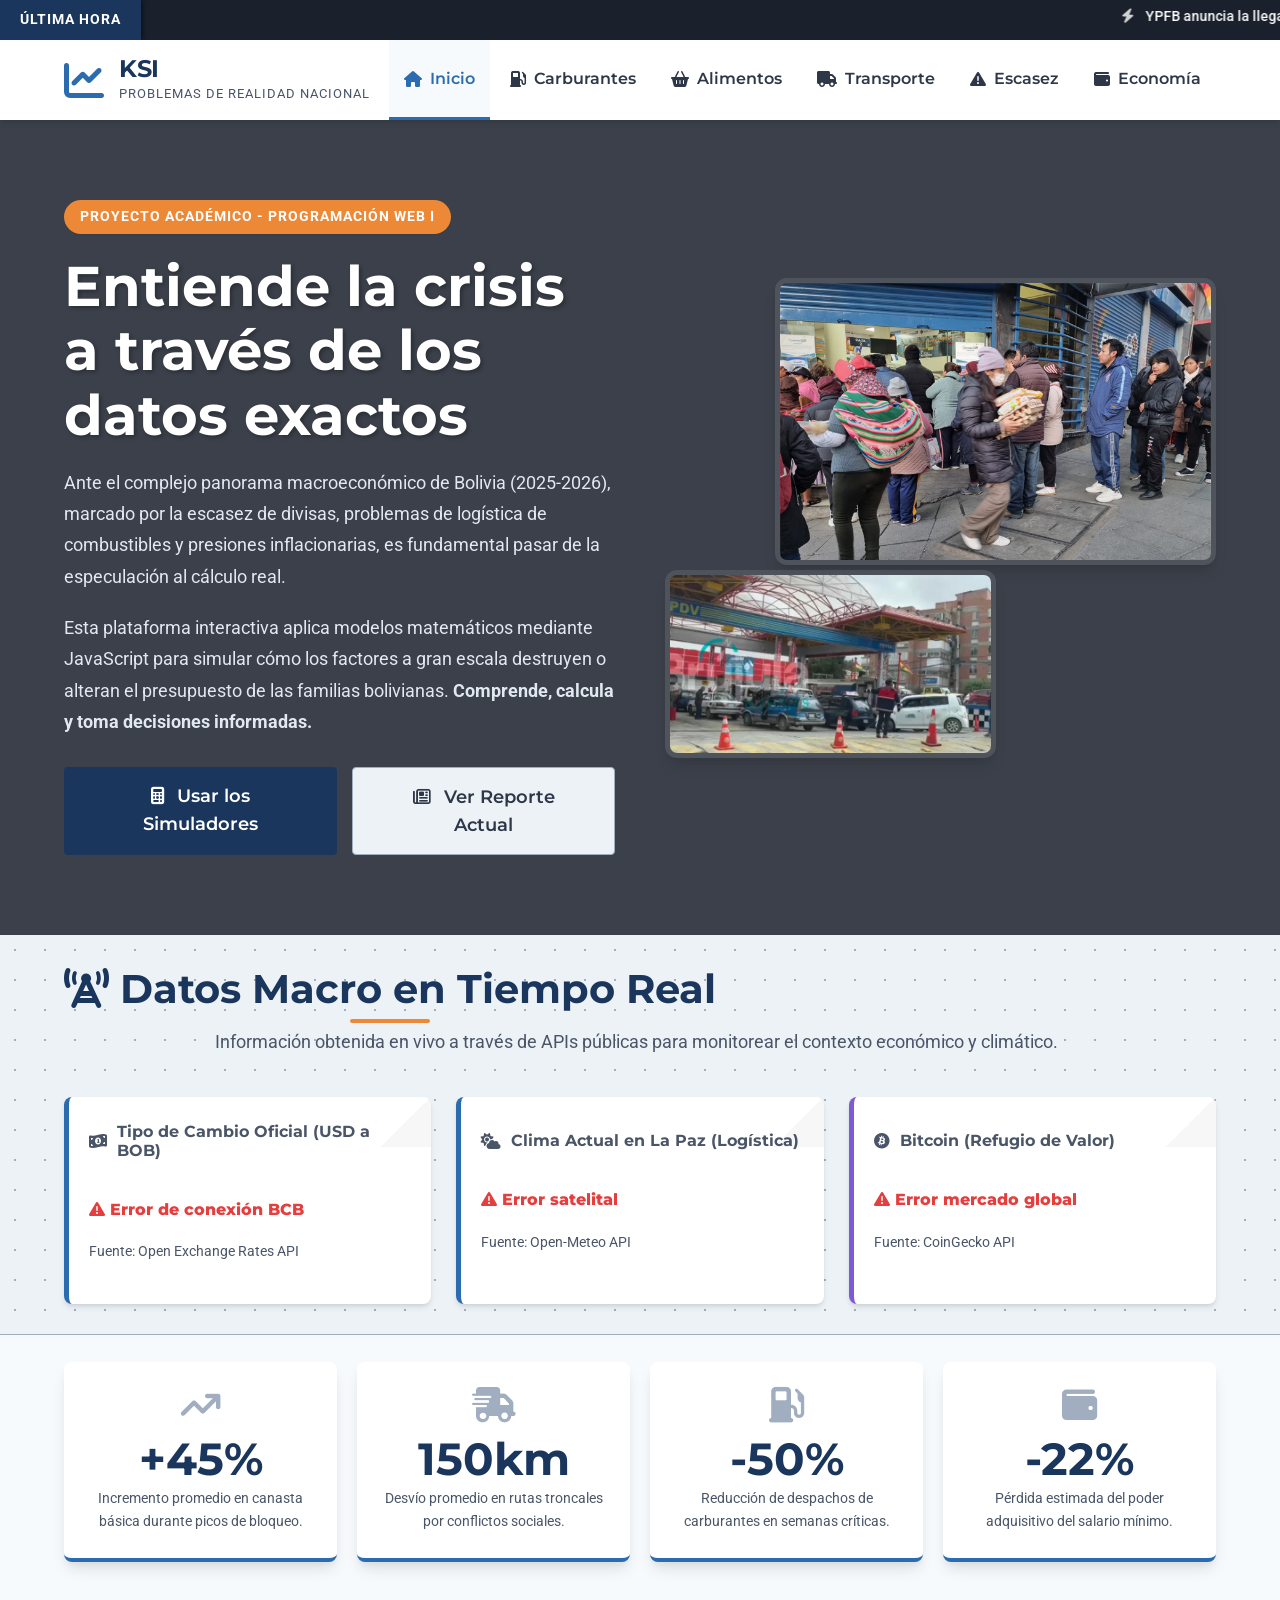
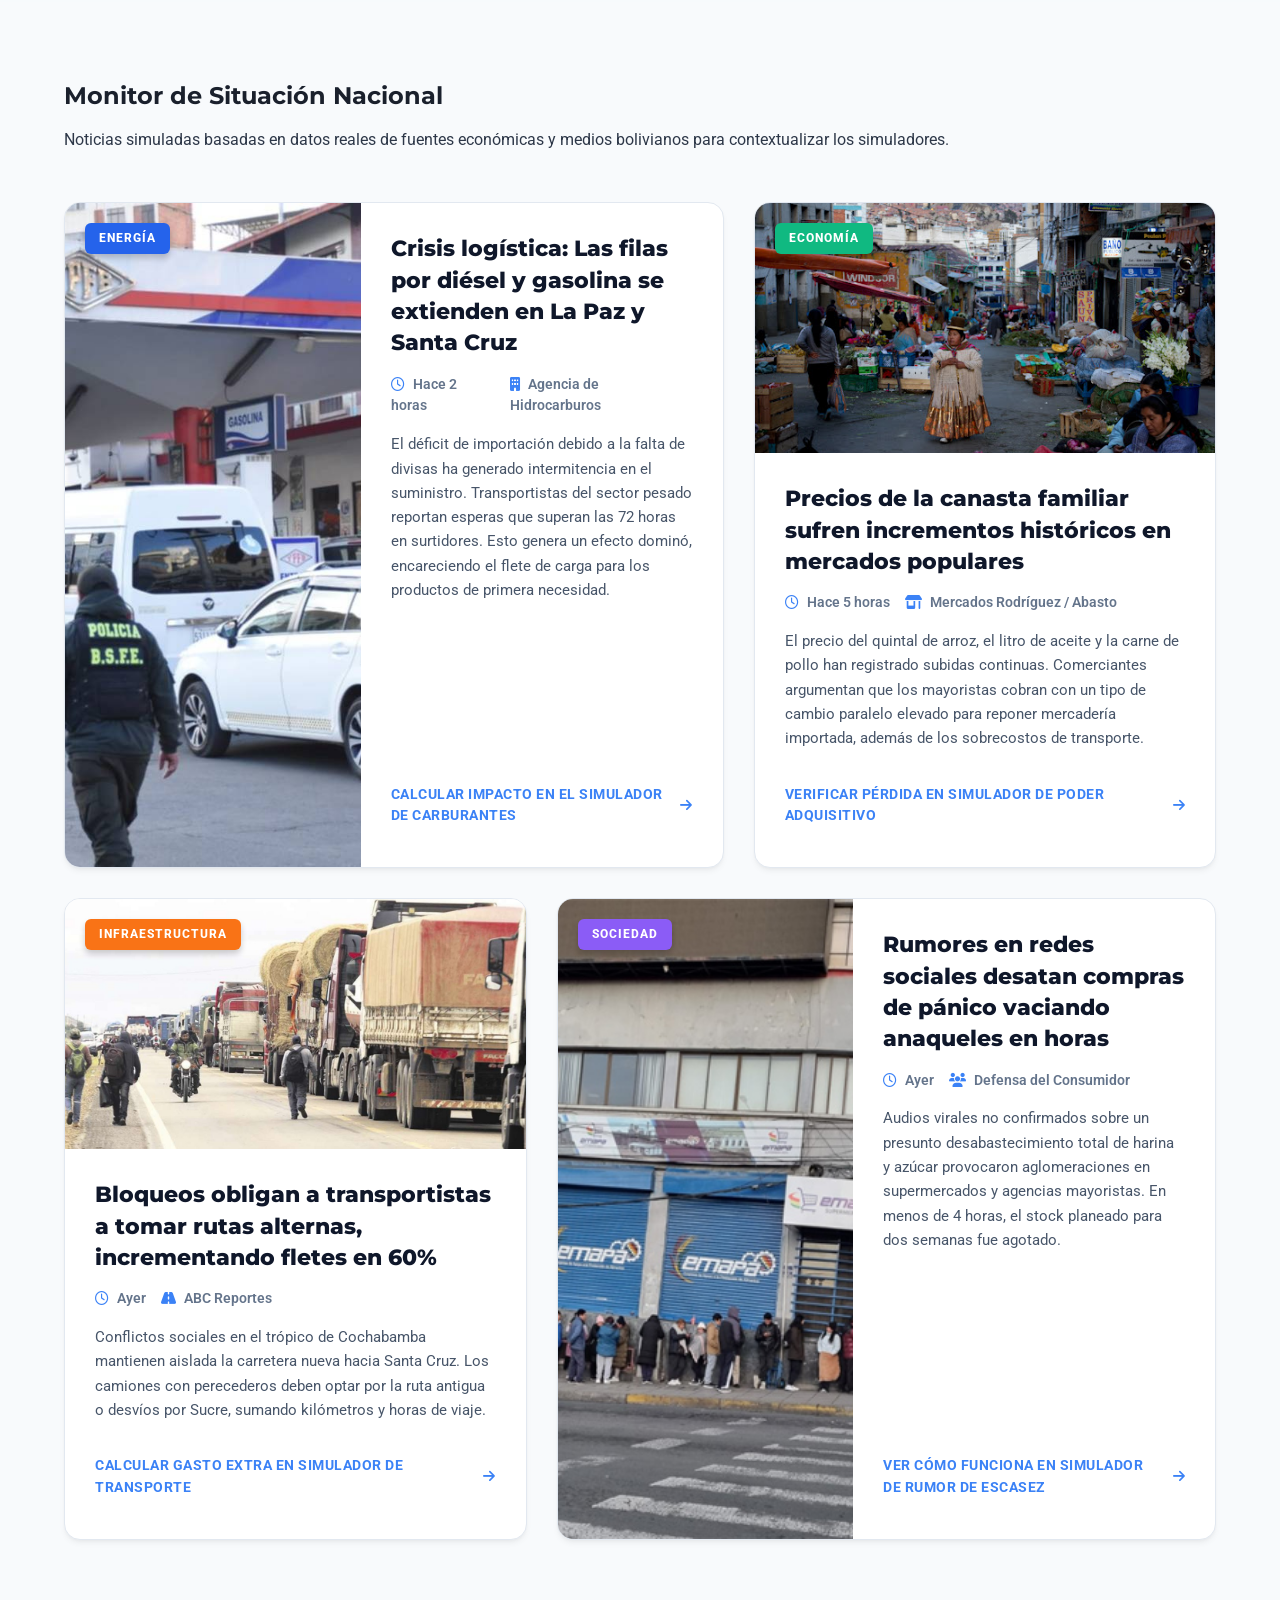
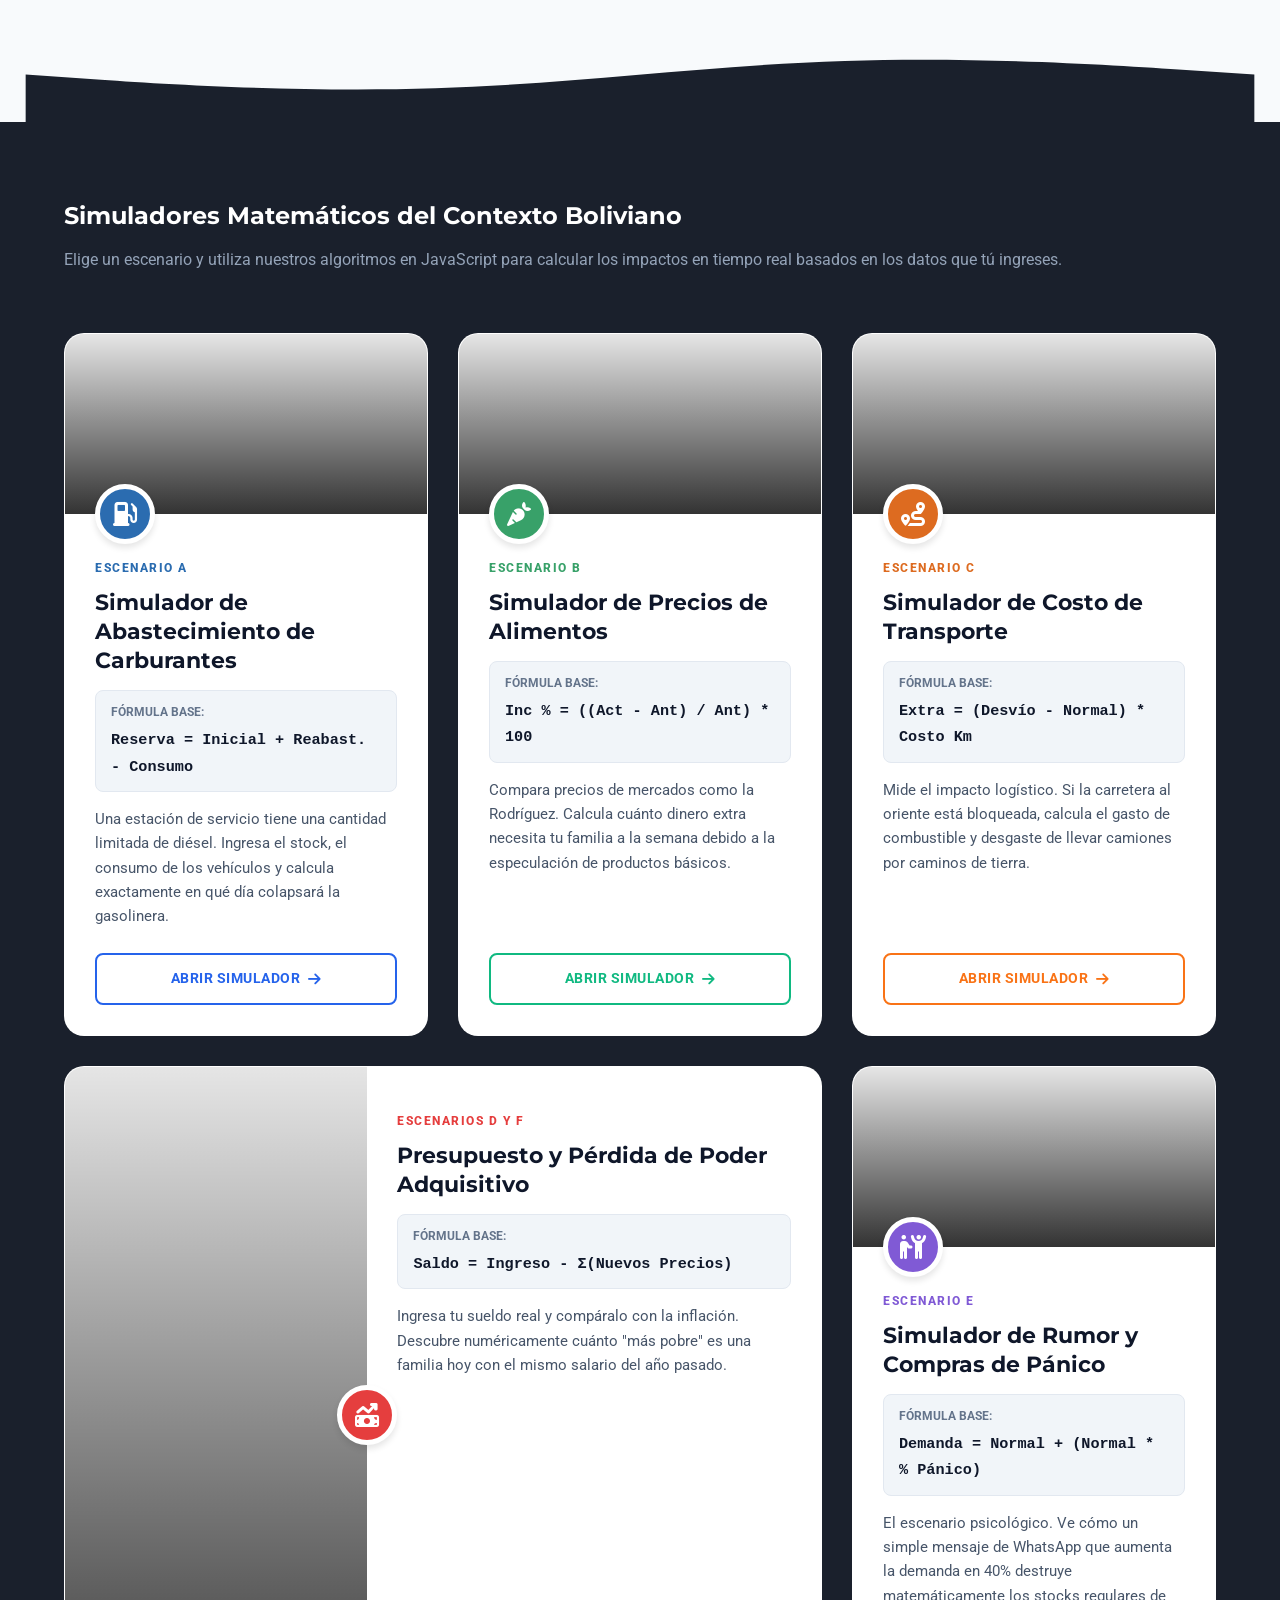
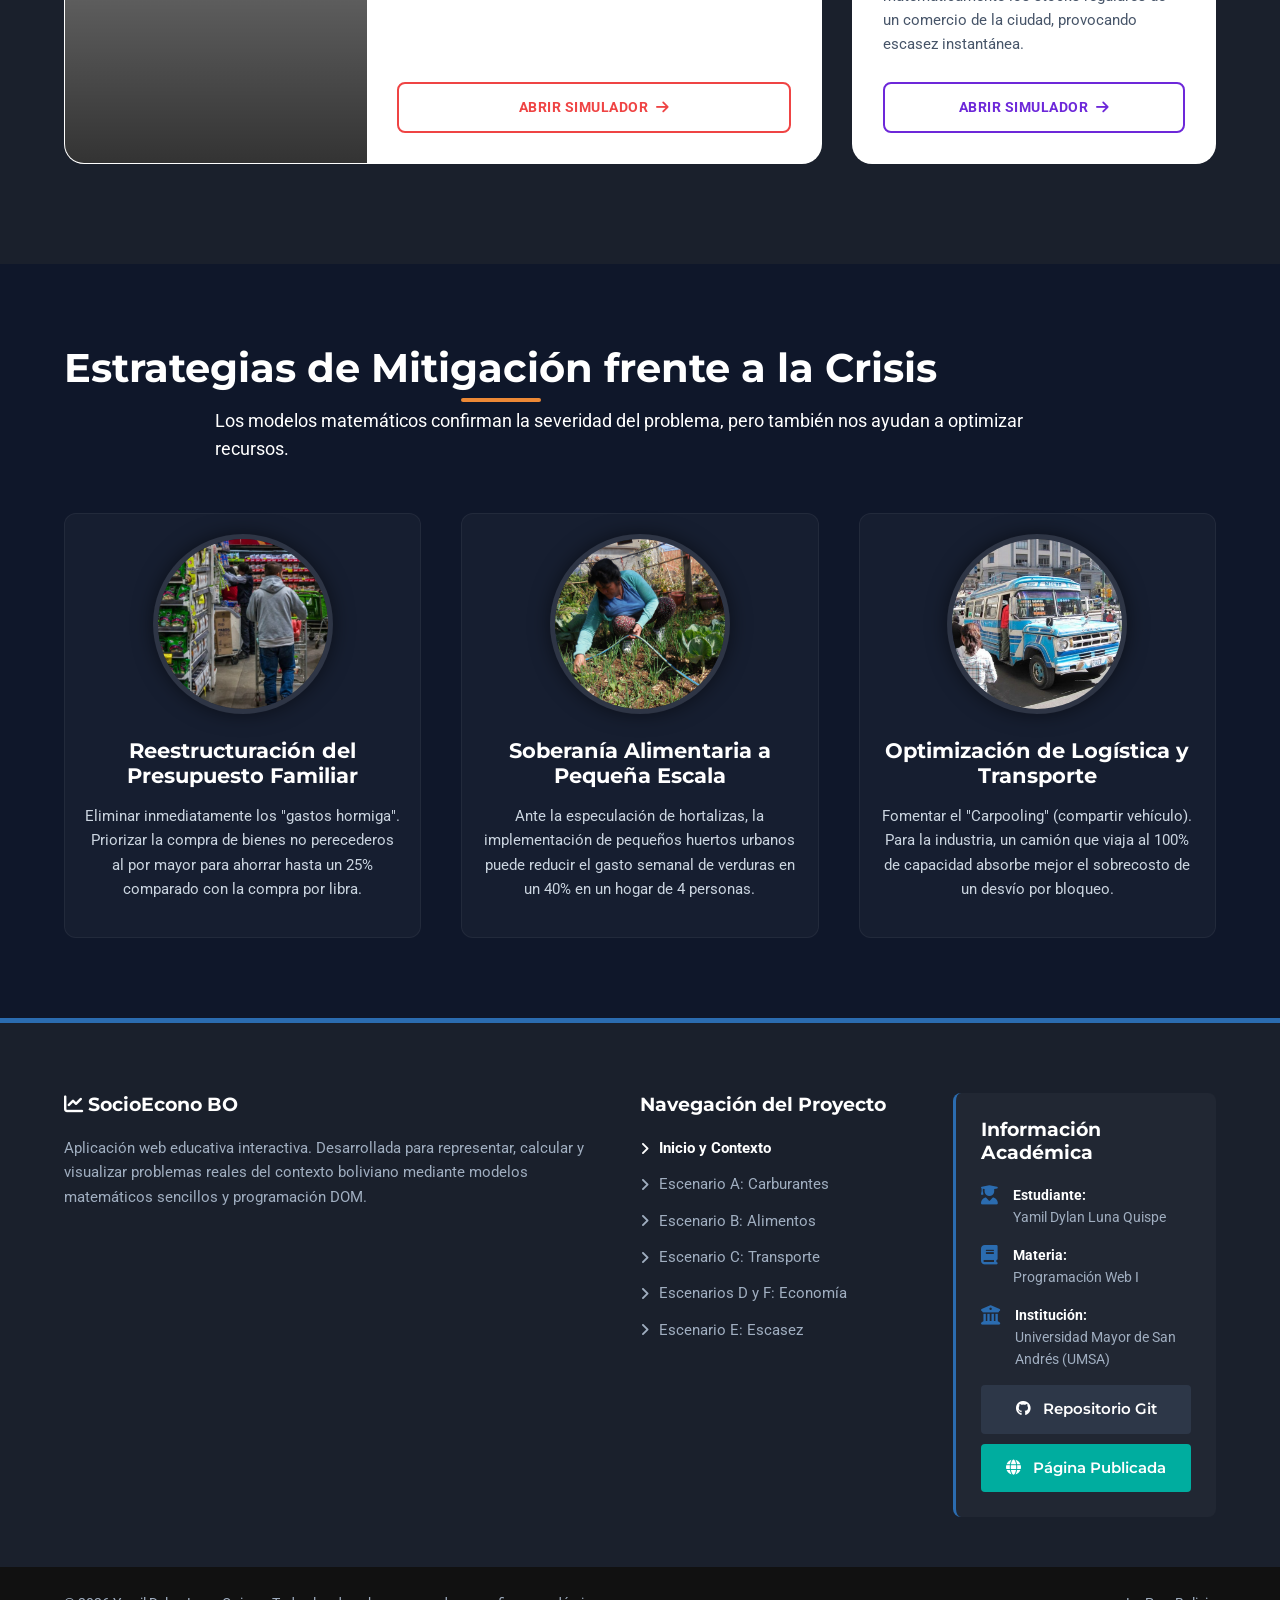
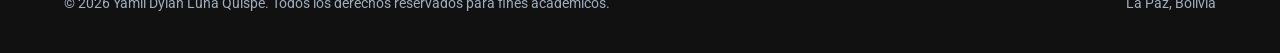
<file: index.html>
<!DOCTYPE html>
<html lang="es">
<head>
    <meta charset="UTF-8">
    <meta name="viewport" content="width=device-width, initial-scale=1.0">
    <title>KatariSocioInforma BO | Monitor y Simulador de Crisis Bolivia</title>
    
    <link rel="preconnect" href="https://fonts.googleapis.com">
    <link rel="preconnect" href="https://fonts.gstatic.com" crossorigin>
    <link href="https://fonts.googleapis.com/css2?family=Montserrat:wght@400;600;700;800&family=Roboto:wght@300;400;500;700&display=swap" rel="stylesheet">
    
    <link rel="stylesheet" href="https://cdnjs.cloudflare.com/ajax/libs/font-awesome/6.4.0/css/all.min.css">
    
    <link rel="stylesheet" href="css/estilos.css">
</head>
<body class="bg-fondo-claro">

    <div class="ticker-noticias">
        <div class="ticker-titulo">ÚLTIMA HORA</div>
        <div class="ticker-contenido">
            <marquee behavior="scroll" direction="left" scrollamount="6">
                <span class="ticker-item"><i class="fa-solid fa-bolt"></i> YPFB anuncia la llegada de 500 cisternas en las próximas 48 horas para abastecer el eje troncal.</span>
                <span class="ticker-item"><i class="fa-solid fa-arrow-trend-up"></i> El precio del quintal de arroz supera los 400 Bs en mercados de Santa Cruz y Cochabamba.</span>
                <span class="ticker-item"><i class="fa-solid fa-road-barrier"></i> Reportan 3 puntos de bloqueo en la ruta nueva a Cochabamba, transporte pesado busca desvíos.</span>
                <span class="ticker-item"><i class="fa-solid fa-money-bill-transfer"></i> Brecha cambiaria afecta importación de insumos médicos y tecnológicos en La Paz.</span>
            </marquee>
        </div>
    </div>

    <header class="header-principal">
        <div class="contenedor header-grid">
            <div class="logo-container">
                <i class="fa-solid fa-chart-line logo-icon"></i>
                <div class="logo-text">
                    <h1>KSI</h1>
                    <span>Problemas de Realidad Nacional</span>
                </div>
            </div>
            
            <nav class="nav-principal">
                <button class="menu-toggle" id="menuToggle" aria-label="Abrir menú">
                    <i class="fa-solid fa-bars"></i>
                </button>
                <ul class="nav-lista" id="navLista">
                    <li><a href="index.html" class="activo"><i class="fa-solid fa-house"></i> Inicio</a></li>
                    <li><a href="carburantes.html"><i class="fa-solid fa-gas-pump"></i> Carburantes</a></li>
                    <li><a href="alimentos.html"><i class="fa-solid fa-basket-shopping"></i> Alimentos</a></li>
                    <li><a href="transporte.html"><i class="fa-solid fa-truck"></i> Transporte</a></li>
                    <li><a href="escasez.html"><i class="fa-solid fa-triangle-exclamation"></i> Escasez</a></li>
                    <li><a href="poder_adquisitivo.html"><i class="fa-solid fa-wallet"></i> Economía</a></li>
                </ul>
            </nav>
        </div>
    </header>

    <main>
        <section class="hero-section hero-parallax">
            <div class="hero-overlay"></div>
            <div class="contenedor hero-content">
                <div class="hero-texto text-blanco">
                    <span class="tag-alerta">Proyecto Académico - Programación Web I</span>
                    <h2 class="titulo-gigante">Entiende la crisis a través de los datos exactos</h2>
                    <p class="hero-descripcion">Ante el complejo panorama macroeconómico de Bolivia (2025-2026), marcado por la escasez de divisas, problemas de logística de combustibles y presiones inflacionarias, es fundamental pasar de la especulación al cálculo real.</p>
                    <p class="hero-descripcion">Esta plataforma interactiva aplica modelos matemáticos mediante JavaScript para simular cómo los factores a gran escala destruyen o alteran el presupuesto de las familias bolivianas. <strong>Comprende, calcula y toma decisiones informadas.</strong></p>
                    <div class="hero-botones">
                        <a href="#simuladores" class="btn btn-primario btn-lg"><i class="fa-solid fa-calculator"></i> Usar los Simuladores</a>
                        <a href="#noticias" class="btn btn-secundario btn-lg"><i class="fa-regular fa-newspaper"></i> Ver Reporte Actual</a>
                    </div>
                </div>
                <div class="hero-imagen-compuesta">
                    <img src="img/filasmercados.jpg" alt="filas por alimentos" class="img-hero-principal shadow-lg">
                    <img src="img/filasgasolina.png" alt="Fias de Gasolina" class="img-hero-secundaria shadow-lg">
                </div>
            </div>
        </section>

        <section class="api-section bg-gris-claro py-30">
            <div class="contenedor">
                <div class="section-header">
                    <h2 class="titulo-seccion"><i class="fa-solid fa-tower-cell"></i> Datos Macro en Tiempo Real</h2>
                    <p class="subtitulo-seccion">Información obtenida en vivo a través de APIs públicas para monitorear el contexto económico y climático.</p>
                </div>
                
                <div class="api-dashboard">
                    <div class="api-card" style="border-left-color: var(--color-secundario);">
                        <h4><i class="fa-solid fa-money-bill-1-wave"></i> Tipo de Cambio Oficial (USD a BOB)</h4>
                        <div id="api-divisa" class="api-data" style="color: var(--color-primario);">
                            <span class="api-loading"><i class="fa-solid fa-spinner fa-spin"></i> Conectando con el mercado...</span>
                        </div>
                        <p class="text-small text-muted mt-10">Fuente: Open Exchange Rates API</p>
                    </div>

                    <div class="api-card" style="border-left-color: var(--color-secundario);">
                        <h4><i class="fa-solid fa-cloud-sun"></i> Clima Actual en La Paz (Logística)</h4>
                        <div id="api-clima-lapaz" class="api-data" style="color: var(--color-primario);">
                            <span class="api-loading"><i class="fa-solid fa-spinner fa-spin"></i> Consultando estación...</span>
                        </div>
                        <p class="text-small text-muted mt-10">Fuente: Open-Meteo API</p>
                    </div>

                    <div class="api-card" style="border-left-color: var(--color-escasez);">
                        <h4><i class="fa-brands fa-bitcoin"></i> Bitcoin (Refugio de Valor)</h4>
                        <div id="api-oro" class="api-data" style="color: var(--color-escasez);">
                            <span class="api-loading"><i class="fa-solid fa-spinner fa-spin"></i> Obteniendo cotización...</span>
                        </div>
                        <p class="text-small text-muted mt-10">Fuente: CoinGecko API</p>
                    </div>
                </div>
            </div>
        </section>
        <br>
        <br>
        <br>

        <section class="estadisticas-section">
            <div class="contenedor grid-estadisticas">
                <div class="stat-card">
                    <i class="fa-solid fa-arrow-trend-up stat-icon"></i>
                    <h3 class="stat-numero">+45%</h3>
                    <p class="stat-texto">Incremento promedio en canasta básica durante picos de bloqueo.</p>
                </div>
                <div class="stat-card">
                    <i class="fa-solid fa-truck-fast stat-icon"></i>
                    <h3 class="stat-numero">150km</h3>
                    <p class="stat-texto">Desvío promedio en rutas troncales por conflictos sociales.</p>
                </div>
                <div class="stat-card">
                    <i class="fa-solid fa-gas-pump stat-icon"></i>
                    <h3 class="stat-numero">-50%</h3>
                    <p class="stat-texto">Reducción de despachos de carburantes en semanas críticas.</p>
                </div>
                <div class="stat-card">
                    <i class="fa-solid fa-wallet stat-icon"></i>
                    <h3 class="stat-numero">-22%</h3>
                    <p class="stat-texto">Pérdida estimada del poder adquisitivo del salario mínimo.</p>
                </div>
            </div>
        </section>

        <section id="noticias" class="seccion-noticias-global">
            <div class="contenedor">
                <div class="section-header center-text">
                    <h2 class="titulo-seccion-noticias">Monitor de Situación Nacional</h2>
                    <p class="subtitulo-seccion-noticias">Noticias simuladas basadas en datos reales de fuentes económicas y medios bolivianos para contextualizar los simuladores.</p>
                </div>

                <div class="grid-noticias-index">
                    <article class="card-noticia-index">
                        <div class="noticia-img-wrapper">
                            <img src="img/combustible_filas.jpg" alt="Filas en gasolineras">
                            <span class="badge-noticia badge-energia">Energía</span>
                        </div>
                        <div class="noticia-content-wrapper">
                            <h3 class="noticia-titulo">Crisis logística: Las filas por diésel y gasolina se extienden en La Paz y Santa Cruz</h3>
                            <div class="noticia-meta">
                                <span><i class="fa-regular fa-clock"></i> Hace 2 horas</span>
                                <span><i class="fa-solid fa-building"></i> Agencia de Hidrocarburos</span>
                            </div>
                            <p class="noticia-extracto">El déficit de importación debido a la falta de divisas ha generado intermitencia en el suministro. Transportistas del sector pesado reportan esperas que superan las 72 horas en surtidores. Esto genera un efecto dominó, encareciendo el flete de carga para los productos de primera necesidad.</p>
                            <a href="carburantes.html" class="noticia-link-accion">Calcular impacto en el Simulador de Carburantes <i class="fa-solid fa-arrow-right"></i></a>
                        </div>
                    </article>

                    <article class="card-noticia-index">
                        <div class="noticia-img-wrapper">
                            <img src="img/mercados.jpg" alt="Mercados y alimentos">
                            <span class="badge-noticia badge-economia">Economía</span>
                        </div>
                        <div class="noticia-content-wrapper">
                            <h3 class="noticia-titulo">Precios de la canasta familiar sufren incrementos históricos en mercados populares</h3>
                            <div class="noticia-meta">
                                <span><i class="fa-regular fa-clock"></i> Hace 5 horas</span>
                                <span><i class="fa-solid fa-shop"></i> Mercados Rodríguez / Abasto</span>
                            </div>
                            <p class="noticia-extracto">El precio del quintal de arroz, el litro de aceite y la carne de pollo han registrado subidas continuas. Comerciantes argumentan que los mayoristas cobran con un tipo de cambio paralelo elevado para reponer mercadería importada, además de los sobrecostos de transporte.</p>
                            <a href="poder_adquisitivo.html" class="noticia-link-accion">Verificar pérdida en Simulador de Poder Adquisitivo <i class="fa-solid fa-arrow-right"></i></a>
                        </div>
                    </article>

                    <article class="card-noticia-index">
                        <div class="noticia-img-wrapper">
                            <img src="img/filas_camiones.jpg" alt="Transporte pesado en carretera">
                            <span class="badge-noticia badge-infraestructura">Infraestructura</span>
                        </div>
                        <div class="noticia-content-wrapper">
                            <h3 class="noticia-titulo">Bloqueos obligan a transportistas a tomar rutas alternas, incrementando fletes en 60%</h3>
                            <div class="noticia-meta">
                                <span><i class="fa-regular fa-clock"></i> Ayer</span>
                                <span><i class="fa-solid fa-road"></i> ABC Reportes</span>
                            </div>
                            <p class="noticia-extracto">Conflictos sociales en el trópico de Cochabamba mantienen aislada la carretera nueva hacia Santa Cruz. Los camiones con perecederos deben optar por la ruta antigua o desvíos por Sucre, sumando kilómetros y horas de viaje.</p>
                            <a href="transporte.html" class="noticia-link-accion">Calcular gasto extra en Simulador de Transporte <i class="fa-solid fa-arrow-right"></i></a>
                        </div>
                    </article>

                    <article class="card-noticia-index">
                        <div class="noticia-img-wrapper">
                            <img src="img/filas_emapa.jpg" alt="Compras de supermercado">
                            <span class="badge-noticia badge-sociedad">Sociedad</span>
                        </div>
                        <div class="noticia-content-wrapper">
                            <h3 class="noticia-titulo">Rumores en redes sociales desatan compras de pánico vaciando anaqueles en horas</h3>
                            <div class="noticia-meta">
                                <span><i class="fa-regular fa-clock"></i> Ayer</span>
                                <span><i class="fa-solid fa-users"></i> Defensa del Consumidor</span>
                            </div>
                            <p class="noticia-extracto">Audios virales no confirmados sobre un presunto desabastecimiento total de harina y azúcar provocaron aglomeraciones en supermercados y agencias mayoristas. En menos de 4 horas, el stock planeado para dos semanas fue agotado.</p>
                            <a href="escasez.html" class="noticia-link-accion">Ver cómo funciona en Simulador de Rumor de Escasez <i class="fa-solid fa-arrow-right"></i></a>
                        </div>
                    </article>
                </div>
            </div>
        </section>

        <div class="separador-secciones-onda">
            <svg viewBox="0 0 1440 120" xmlns="http://www.w3.org/2000/svg">
                <path d="M0,64L80,69.3C160,75,320,85,480,80C640,75,800,53,960,48C1120,43,1280,53,1360,58.7L1440,64L1440,120L1360,120C1280,120,1120,120,960,120C800,120,640,120,480,120C320,120,160,120,80,120L0,120Z" fill="#1a202c"></path>
            </svg>
        </div>

        <section id="simuladores" class="seccion-simuladores-global">
            <div class="contenedor">
                <div class="section-header center-text header-simuladores-invertido">
                    <h2 class="titulo-seccion-simuladores">Simuladores Matemáticos del Contexto Boliviano</h2>
                    <p class="subtitulo-seccion-simuladores">Elige un escenario y utiliza nuestros algoritmos en JavaScript para calcular los impactos en tiempo real basados en los datos que tú ingreses.</p>
                </div>

                <div class="grid-simuladores-index">
                    <div class="card-simulador-index hover-azul">
                        <div class="simulador-img-header" style="background-image: url('https://cdn.bolivia.com/sdi/2024/11/13/conoce-que-estaciones-de-servicio-distribuyen-diesel-en-bolivia-1262484.jpg');">
                            <div class="simulador-icono-top bg-azul"><i class="fa-solid fa-gas-pump"></i></div>
                        </div>
                        <div class="simulador-body">
                            <span class="simulador-tag text-azul">Escenario A</span>
                            <h3 class="simulador-titulo">Simulador de Abastecimiento de Carburantes</h3>
                            <div class="simulador-formula">
                                <span>Fórmula base:</span>
                                <code>Reserva = Inicial + Reabast. - Consumo</code>
                            </div>
                            <p class="simulador-descripcion">Una estación de servicio tiene una cantidad limitada de diésel. Ingresa el stock, el consumo de los vehículos y calcula exactamente en qué día colapsará la gasolinera.</p>
                            <a href="carburantes.html" class="btn-simulador-acceder btn-azul-outline">Abrir Simulador <i class="fa-solid fa-arrow-right"></i></a>
                        </div>
                    </div>

                    <div class="card-simulador-index hover-verde">
                        <div class="simulador-img-header" style="background-image: url('https://estaticos.unitel.bo/binrepository/523x299/0c0/0d0/none/246276540/JAMP/imagen-referencial-de-verduras_101-13090091_20250916110644.jpg');">
                            <div class="simulador-icono-top bg-verde"><i class="fa-solid fa-carrot"></i></div>
                        </div>
                        <div class="simulador-body">
                            <span class="simulador-tag text-verde">Escenario B</span>
                            <h3 class="simulador-titulo">Simulador de Precios de Alimentos</h3>
                            <div class="simulador-formula">
                                <span>Fórmula base:</span>
                                <code>Inc % = ((Act - Ant) / Ant) * 100</code>
                            </div>
                            <p class="simulador-descripcion">Compara precios de mercados como la Rodríguez. Calcula cuánto dinero extra necesita tu familia a la semana debido a la especulación de productos básicos.</p>
                            <a href="alimentos.html" class="btn-simulador-acceder btn-verde-outline">Abrir Simulador <i class="fa-solid fa-arrow-right"></i></a>
                        </div>
                    </div>

                    <div class="card-simulador-index hover-naranja">
                        <div class="simulador-img-header" style="background-image: url('https://estaticos.unitel.bo/binrepository/1001x451/117c0/800d450/none/246276540/LSYV/whatsapp-image-2025-10-14-at-06-49_101-13356162_20251014122318.jpg');">
                            <div class="simulador-icono-top bg-naranja"><i class="fa-solid fa-route"></i></div>
                        </div>
                        <div class="simulador-body">
                            <span class="simulador-tag text-naranja">Escenario C</span>
                            <h3 class="simulador-titulo">Simulador de Costo de Transporte</h3>
                            <div class="simulador-formula">
                                <span>Fórmula base:</span>
                                <code>Extra = (Desvío - Normal) * Costo Km</code>
                            </div>
                            <p class="simulador-descripcion">Mide el impacto logístico. Si la carretera al oriente está bloqueada, calcula el gasto de combustible y desgaste de llevar camiones por caminos de tierra.</p>
                            <a href="transporte.html" class="btn-simulador-acceder btn-naranja-outline">Abrir Simulador <i class="fa-solid fa-arrow-right"></i></a>
                        </div>
                    </div>

                    <div class="card-simulador-index hover-rojo">
                        <div class="simulador-img-header" style="background-image: url('https://www.noticiasfides.com/images/news/2019/01/c-3-394149-8D61.jpg');">
                            <div class="simulador-icono-top bg-rojo"><i class="fa-solid fa-money-bill-trend-up"></i></div>
                        </div>
                        <div class="simulador-body">
                            <span class="simulador-tag text-rojo">Escenarios D y F</span>
                            <h3 class="simulador-titulo">Presupuesto y Pérdida de Poder Adquisitivo</h3>
                            <div class="simulador-formula">
                                <span>Fórmula base:</span>
                                <code>Saldo = Ingreso - Σ(Nuevos Precios)</code>
                            </div>
                            <p class="simulador-descripcion">Ingresa tu sueldo real y compáralo con la inflación. Descubre numéricamente cuánto "más pobre" es una familia hoy con el mismo salario del año pasado.</p>
                            <a href="poder_adquisitivo.html" class="btn-simulador-acceder btn-rojo-outline">Abrir Simulador <i class="fa-solid fa-arrow-right"></i></a>
                        </div>
                    </div>

                    <div class="card-simulador-index hover-rojo">
                        <div class="simulador-img-header" style="background-image: url('https://www.latercera.com/resizer/v2/VGO4B2GKS5GGVD6RCVUH47M3ZA.jpg?auth=5804a7878414ad15d31d6f0ec8e99150f530e80ea8829747188b126ea8962de4&smart=true&width=800&height=450&quality=70');">
                            <div class="simulador-icono-top bg-morado"><i class="fa-solid fa-people-robbery"></i></div>
                        </div>
                        <div class="simulador-body">
                            <span class="simulador-tag text-morado">Escenario E</span>
                            <h3 class="simulador-titulo">Simulador de Rumor y Compras de Pánico</h3>
                            <div class="simulador-formula">
                                <span>Fórmula base:</span>
                                <code>Demanda = Normal + (Normal * % Pánico)</code>
                            </div>
                            <p class="simulador-descripcion">El escenario psicológico. Ve cómo un simple mensaje de WhatsApp que aumenta la demanda en 40% destruye matemáticamente los stocks regulares de un comercio de la ciudad, provocando escasez instantánea.</p>
                            <a href="escasez.html" class="btn-simulador-acceder btn-morado-outline">Abrir Simulador <i class="fa-solid fa-arrow-right"></i></a>
                        </div>
                    </div>
                </div>
            </div>
        </section>

        <section class="soluciones-section bg-oscuro text-blanco">
            <div class="contenedor">
                <div class="section-header center-text">
                    <h2 class="titulo-seccion" style="color: white;">Estrategias de Mitigación frente a la Crisis</h2>
                    <p class="subtitulo-seccion" style="color: white;">Los modelos matemáticos confirman la severidad del problema, pero también nos ayudan a optimizar recursos.</p>
                </div>

                <div class="grid-soluciones-detalladas">
                    <div class="solucion-item">
                        <img src="img/ahorro.png" alt="Planificación financiera" class="img-circular">
                        <h4>Reestructuración del Presupuesto Familiar</h4>
                        <p>Eliminar inmediatamente los "gastos hormiga". Priorizar la compra de bienes no perecederos al por mayor para ahorrar hasta un 25% comparado con la compra por libra.</p>
                    </div>

                    <div class="solucion-item">
                        <img src="img/huertos.jpg" alt="Huerto urbano" class="img-circular">
                        <h4>Soberanía Alimentaria a Pequeña Escala</h4>
                        <p>Ante la especulación de hortalizas, la implementación de pequeños huertos urbanos puede reducir el gasto semanal de verduras en un 40% en un hogar de 4 personas.</p>
                    </div>

                    <div class="solucion-item">
                        <img src="img/transporte_compartido.jpg" alt="Transporte alternativo" class="img-circular">
                        <h4>Optimización de Logística y Transporte</h4>
                        <p>Fomentar el "Carpooling" (compartir vehículo). Para la industria, un camión que viaja al 100% de capacidad absorbe mejor el sobrecosto de un desvío por bloqueo.</p>
                    </div>
                </div>
            </div>
        </section>

    </main>

    <footer class="footer-principal">
        <div class="contenedor footer-grid">
            <div class="footer-columna">
                <div class="logo-text">
                    <h3 class="text-blanco"><i class="fa-solid fa-chart-line"></i> SocioEcono BO</h3>
                </div>
                <p>Aplicación web educativa interactiva. Desarrollada para representar, calcular y visualizar problemas reales del contexto boliviano mediante modelos matemáticos sencillos y programación DOM.</p>
            </div>
            
            <div class="footer-columna">
                <h4 class="text-blanco">Navegación del Proyecto</h4>
                <ul class="footer-links">
                    <li><a href="index.html" style="color: var(--color-index); font-weight: bold;"><i class="fa-solid fa-angle-right"></i> Inicio y Contexto</a></li>
                    <li><a href="carburantes.html"><i class="fa-solid fa-angle-right"></i> Escenario A: Carburantes</a></li>
                    <li><a href="alimentos.html"><i class="fa-solid fa-angle-right"></i> Escenario B: Alimentos</a></li>
                    <li><a href="transporte.html"><i class="fa-solid fa-angle-right"></i> Escenario C: Transporte</a></li>
                    <li><a href="poder_adquisitivo.html"><i class="fa-solid fa-angle-right"></i> Escenarios D y F: Economía</a></li>
                    <li><a href="escasez.html"><i class="fa-solid fa-angle-right"></i> Escenario E: Escasez</a></li>
                </ul>
            </div>
            
            <div class="footer-columna caja-creditos">
                <h4 class="text-blanco">Información Académica</h4>
                <div class="credito-item">
                    <i class="fa-solid fa-user-graduate"></i>
                    <div>
                        <strong class="text-blanco">Estudiante:</strong>
                        <p>Yamil Dylan Luna Quispe</p>
                    </div>
                </div>
                <div class="credito-item">
                    <i class="fa-solid fa-book"></i>
                    <div>
                        <strong class="text-blanco">Materia:</strong>
                        <p>Programación Web I</p>
                    </div>
                </div>
                <div class="credito-item">
                    <i class="fa-solid fa-building-columns"></i>
                    <div>
                        <strong class="text-blanco">Institución:</strong>
                        <p>Universidad Mayor de San Andrés (UMSA)</p>
                    </div>
                </div>
                
                <div class="botones-repo mt-15">
                    <a href="https://github.com/lunayamildylanbs-cell/KSI---Monitor-y-Simulador-de-Crisis-Bolivia.git" target="_blank" class="btn btn-github"><i class="fa-brands fa-github"></i> Repositorio Git</a>
                    <a href="#" class="btn btn-netlify"><i class="fa-solid fa-globe"></i> Página Publicada</a>
                </div>
            </div>
        </div>
        
        <div class="footer-bottom">
            <div class="contenedor flex-between">
                <p>&copy; 2026 Yamil Dylan Luna Quispe. Todos los derechos reservados para fines académicos.</p>
                <p>La Paz, Bolivia</p>
            </div>
        </div>
    </footer>
    
    <script src="js/script.js"></script>
</body>
</html>
</file>
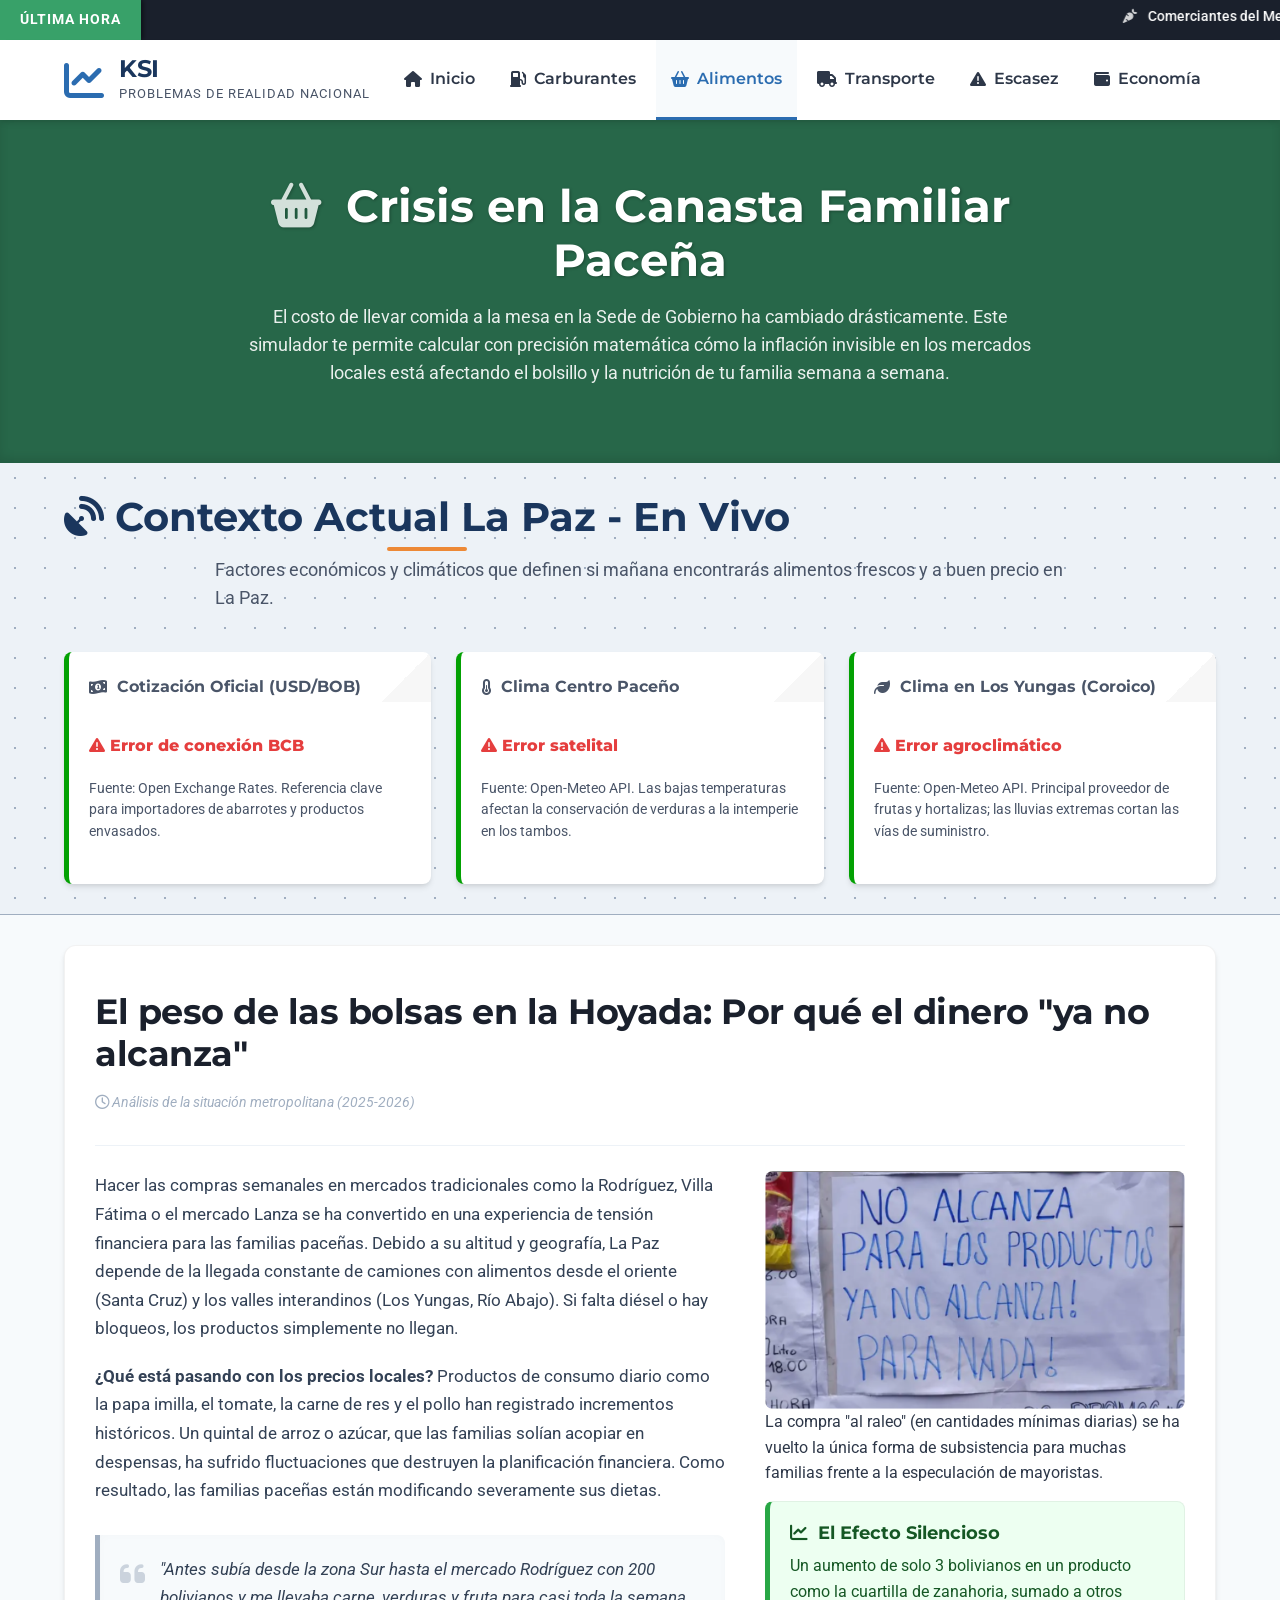
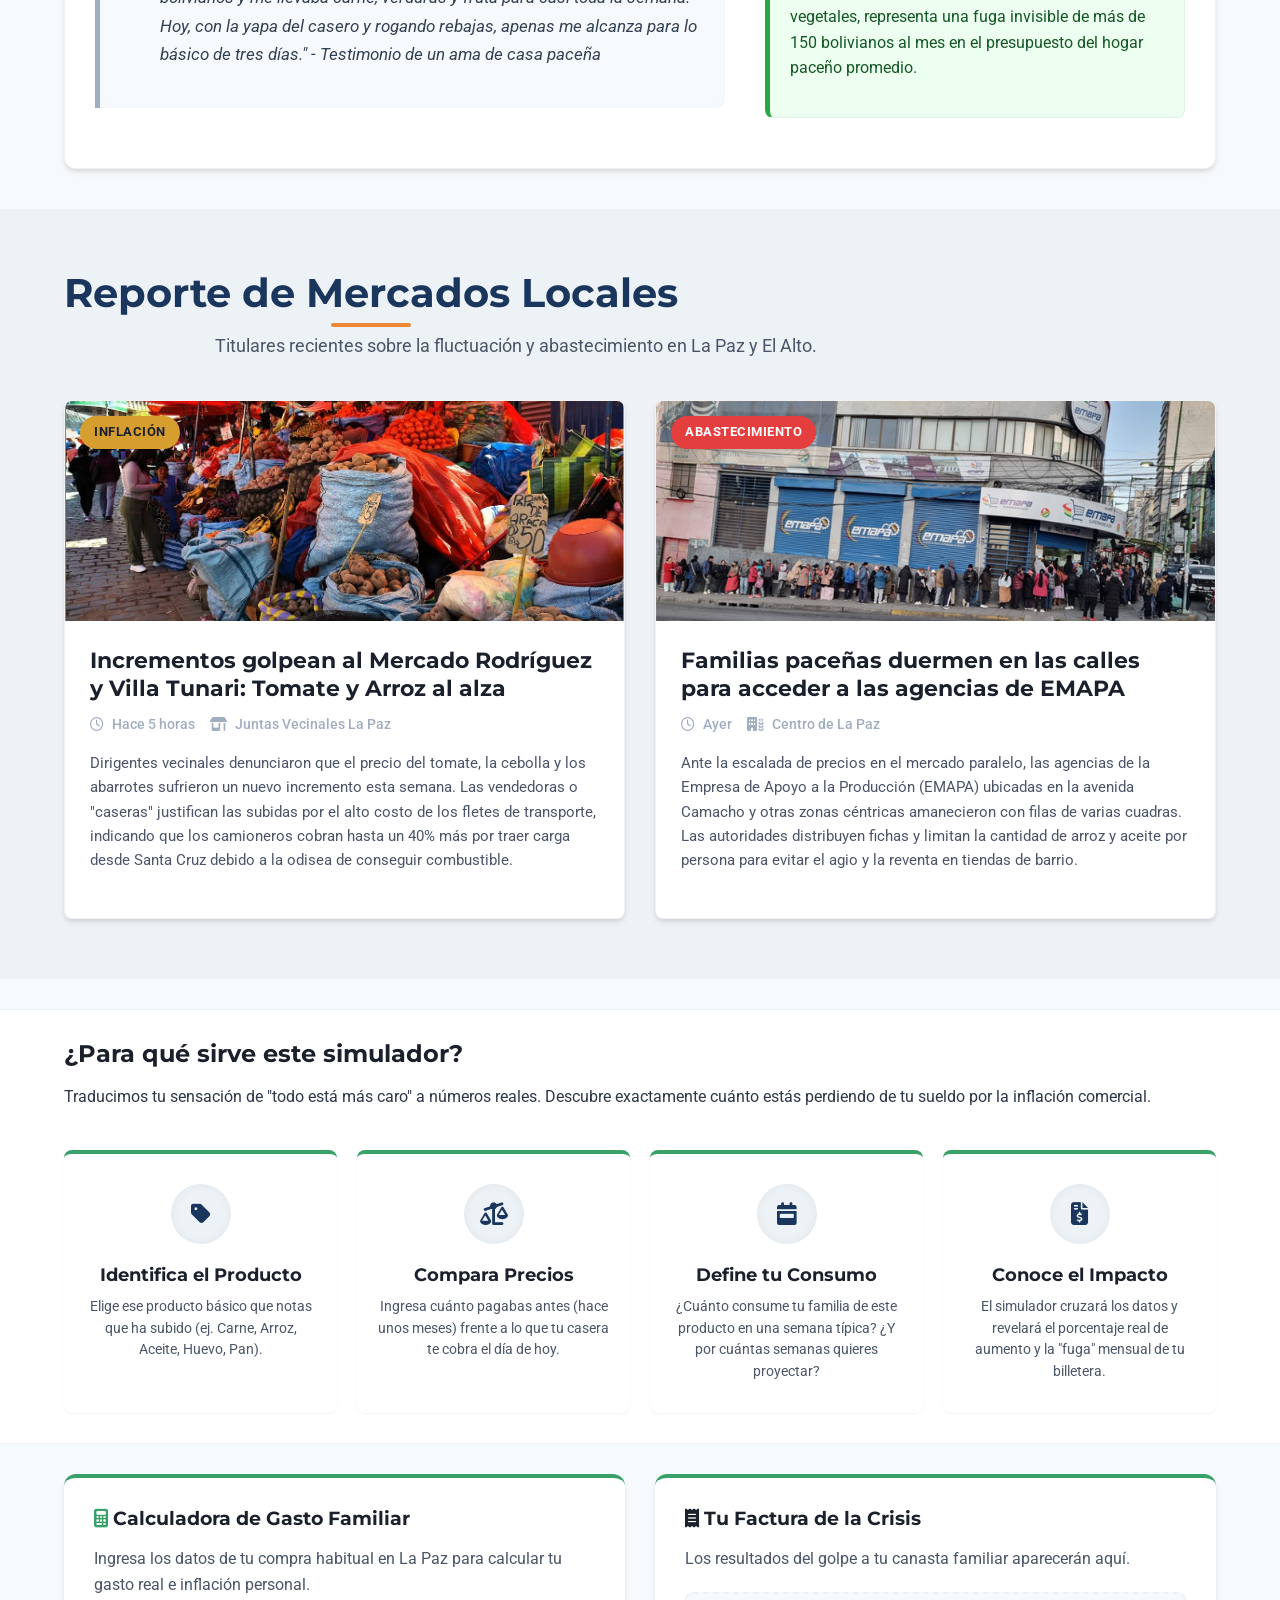
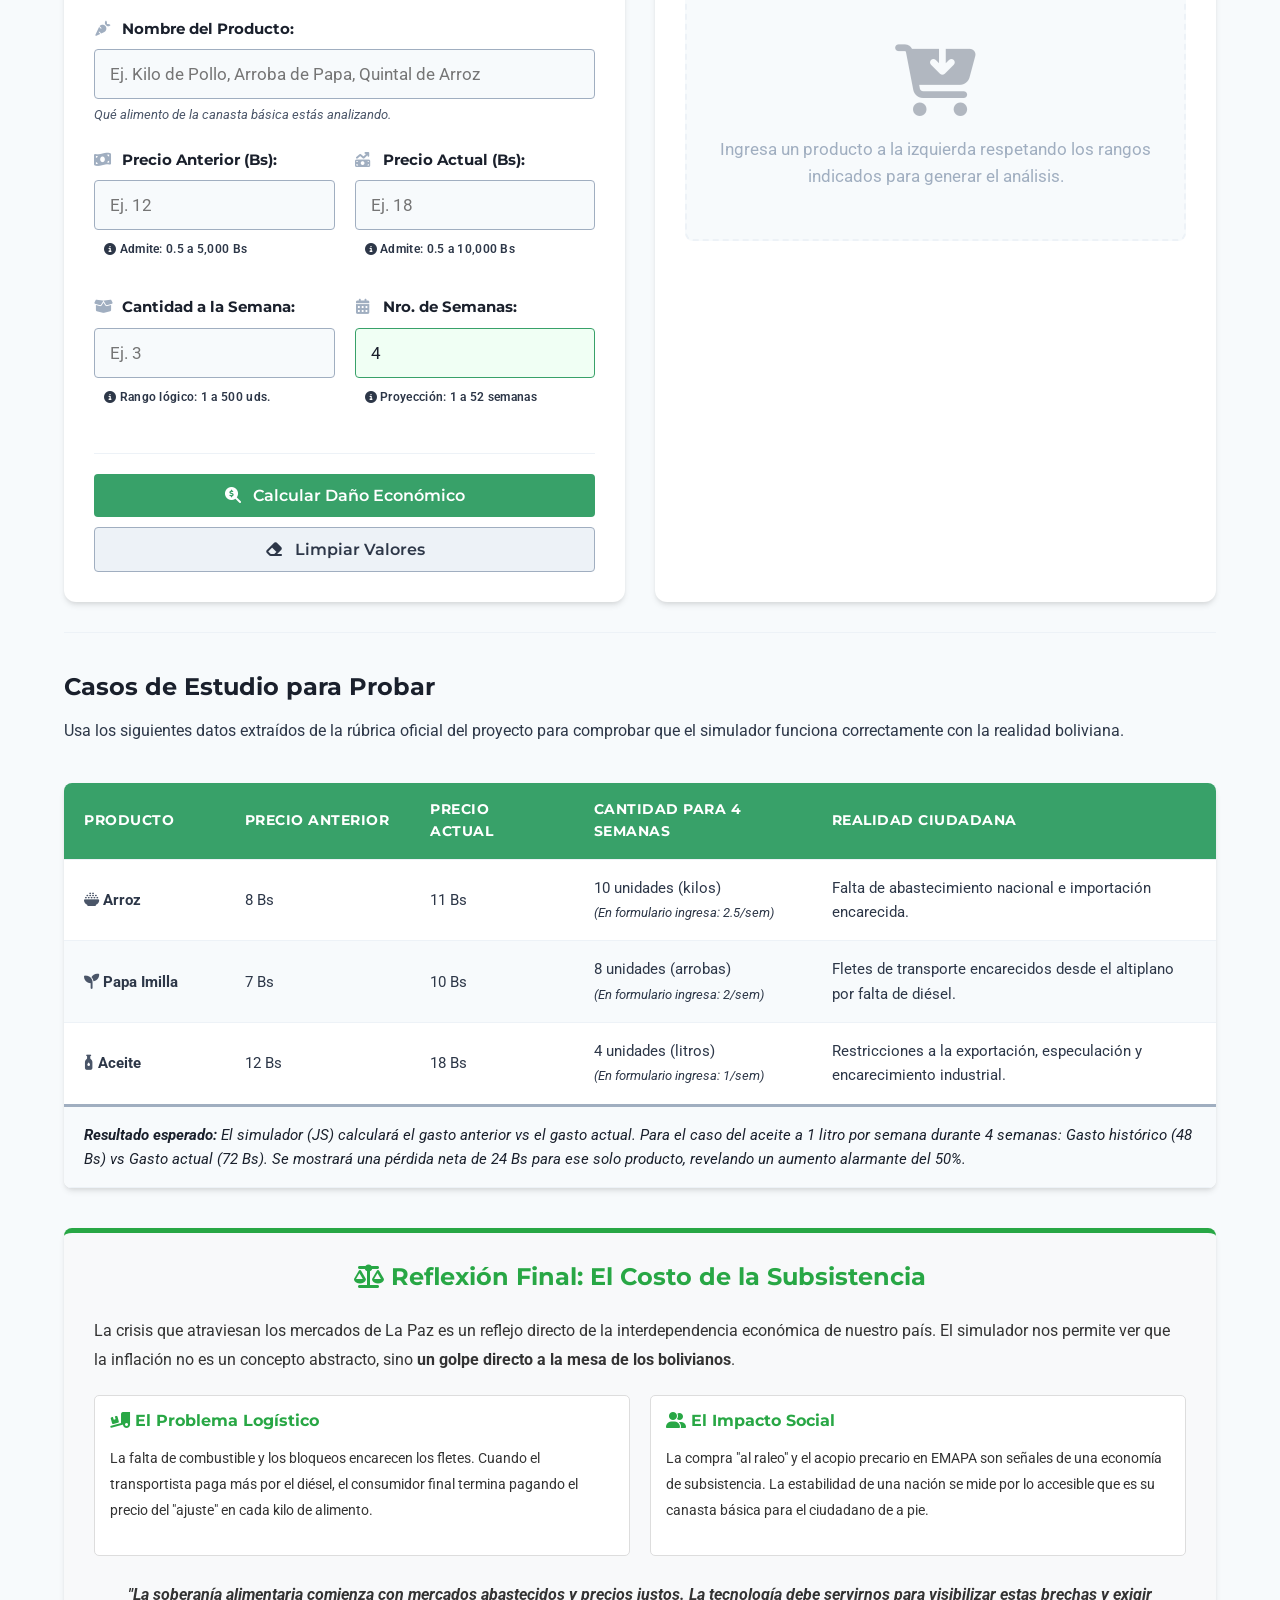
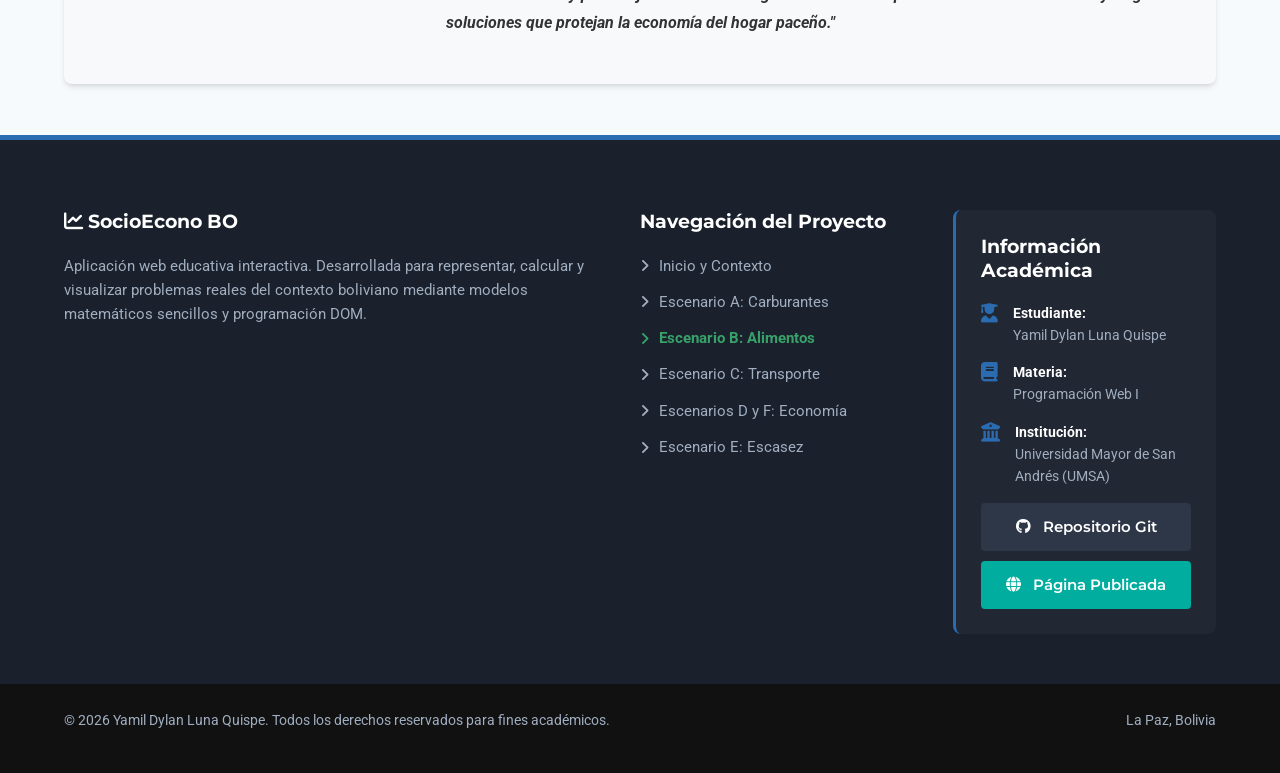
<file: alimentos.html>
<!DOCTYPE html>
<html lang="es">
<head>
    <meta charset="UTF-8">
    <meta name="viewport" content="width=device-width, initial-scale=1.0">
    <title>KatariSocioInforma BO | Monitor y Simulador de Crisis Bolivia</title>
    
    <link rel="preconnect" href="https://fonts.googleapis.com">
    <link rel="preconnect" href="https://fonts.gstatic.com" crossorigin>
    <link href="https://fonts.googleapis.com/css2?family=Montserrat:wght@400;600;700;800&family=Roboto:wght@300;400;500;700&display=swap" rel="stylesheet">
    
    <link rel="stylesheet" href="https://cdnjs.cloudflare.com/ajax/libs/font-awesome/6.4.0/css/all.min.css">
    <link rel="stylesheet" href="css/estilos.css">

</head>
<body class="bg-fondo-claro">

    <!-- BARRA DE NOTICIAS DE ÚLTIMA HORA (Enfocada en La Paz) -->
    <div class="ticker-noticias">
        <div class="ticker-titulo" style="background-color: var(--color-alimentos);">ÚLTIMA HORA</div>
        <div class="ticker-contenido">
            <marquee behavior="scroll" direction="left" scrollamount="6">
                <span class="ticker-item"><i class="fa-solid fa-carrot"></i> Comerciantes del Mercado Rodríguez advierten escasez de verduras por nevada en La Cumbre y falta de diésel.</span>
                <span class="ticker-item"><i class="fa-solid fa-arrow-trend-up"></i> Largas filas desde la madrugada en agencias de EMAPA de la Av. Camacho y la zona de San Pedro.</span>
                <span class="ticker-item"><i class="fa-solid fa-scale-balanced"></i> Intendencia Municipal de La Paz realiza operativos de control de peso y precio en carnicerías de Villa Fátima.</span>
                <span class="ticker-item"><i class="fa-solid fa-truck"></i> Camiones con frutas y hortalizas provenientes de los Yungas sufren retrasos por derrumbes en la carretera.</span>
            </marquee>
        </div>
    </div>

    <!-- CABECERA Y NAVEGACIÓN -->
    <header class="header-principal">
        <div class="contenedor header-grid">
            <div class="logo-container">
                <i class="fa-solid fa-chart-line logo-icon"></i>
                <div class="logo-text">
                    <h1>KSI</h1>
                    <span>Problemas de Realidad Nacional</span>
                </div>
            </div>
            
            <nav class="nav-principal">
                <button class="menu-toggle" id="menuToggle" aria-label="Abrir menú">
                    <i class="fa-solid fa-bars"></i>
                </button>
                <ul class="nav-lista" id="navLista">
                    <li><a href="index.html"><i class="fa-solid fa-house"></i> Inicio</a></li>
                    <li><a href="carburantes.html"><i class="fa-solid fa-gas-pump"></i> Carburantes</a></li>
                    <li><a href="alimentos.html" class="activo"><i class="fa-solid fa-basket-shopping"></i> Alimentos</a></li>
                    <li><a href="transporte.html"><i class="fa-solid fa-truck"></i> Transporte</a></li>
                    <li><a href="escasez.html"><i class="fa-solid fa-triangle-exclamation"></i> Escasez</a></li>
                    <li><a href="poder_adquisitivo.html"><i class="fa-solid fa-wallet"></i> Economía</a></li>
                </ul>
            </nav>
        </div>
    </header>

    <main>
        <!-- HERO INTERNO -->
        <section class="hero-interno bg-verde-oscuro text-blanco">
            <div class="contenedor hero-interno-flex">
                <div class="hero-interno-texto">
                    <h2><i class="fa-solid fa-basket-shopping"></i> Crisis en la Canasta Familiar Paceña</h2>
                    <p>El costo de llevar comida a la mesa en la Sede de Gobierno ha cambiado drásticamente. Este simulador te permite calcular con precisión matemática cómo la inflación invisible en los mercados locales está afectando el bolsillo y la nutrición de tu familia semana a semana.</p>
                </div>
            </div>
        </section>

        <!-- SECCIÓN DE APIS (DATOS EN TIEMPO REAL APLICADOS A ALIMENTOS EN LA PAZ) -->
        <section class="api-section bg-gris-claro py-30">
            <div class="contenedor">
                <div class="section-header">
                    <h2 class="titulo-seccion text-verde"><i class="fa-solid fa-satellite-dish"></i> Contexto Actual La Paz - En Vivo</h2>
                    <p class="subtitulo-seccion">Factores económicos y climáticos que definen si mañana encontrarás alimentos frescos y a buen precio en La Paz.</p>
                </div>
                
                <div class="api-dashboard">
                    <!-- API 1: Tipo de Cambio (Afecta alimentos importados y contrabando) -->
                    <div class="api-card" style="border-left-color: rgb(3, 161, 3)">
                        <h4><i class="fa-solid fa-money-bill-1-wave"></i> Cotización Oficial (USD/BOB)</h4>
                        <div id="api-divisa" class="api-data">
                            <span class="api-loading"><i class="fa-solid fa-spinner fa-spin"></i> Consultando BCB/Mercado...</span>
                        </div>
                        <p class="text-small text-muted mt-10">Fuente: Open Exchange Rates. Referencia clave para importadores de abarrotes y productos envasados.</p>
                    </div>

                    <!-- API 2: Clima en La Cumbre / La Paz (Ruta de acceso) -->
                    <div class="api-card" style="border-left-color: rgb(3, 161, 3)">
                        <h4><i class="fa-solid fa-temperature-half"></i> Clima Centro Paceño</h4>
                        <div id="api-clima-lapaz" class="api-data">
                            <span class="api-loading"><i class="fa-solid fa-spinner fa-spin"></i> Conectando con SENAMHI...</span>
                        </div>
                        <p class="text-small text-muted mt-10">Fuente: Open-Meteo API. Las bajas temperaturas afectan la conservación de verduras a la intemperie en los tambos.</p>
                    </div>

                    <!-- API 3: Clima en Los Yungas / Coroico (Despensa agrícola de La Paz) -->
                    <div class="api-card" style="border-left-color: rgb(3, 161, 3)">
                        <h4><i class="fa-solid fa-leaf"></i> Clima en Los Yungas (Coroico)</h4>
                        <div id="api-yungas" class="api-data">
                            <span class="api-loading"><i class="fa-solid fa-spinner fa-spin"></i> Consultando zonas agrícolas...</span>
                        </div>
                        <p class="text-small text-muted mt-10">Fuente: Open-Meteo API. Principal proveedor de frutas y hortalizas; las lluvias extremas cortan las vías de suministro.</p>
                    </div>
                </div>
            </div>
        </section>

        <!-- CONTEXTO DEL PROBLEMA -->
        <section class="contexto-problema contenedor mt-30">
            <article class="articulo-detallado card-sombra p-30 bg-blanco border-top-verde">
                <div class="articulo-header">
                    <h3>El peso de las bolsas en la Hoyada: Por qué el dinero "ya no alcanza"</h3>
                    <p class="fecha-articulo"><i class="fa-regular fa-clock"></i> Análisis de la situación metropolitana (2025-2026)</p>
                </div>
                
                <div class="articulo-cuerpo grid-2-columnas">
                    <div class="texto-principal">
                        <p>Hacer las compras semanales en mercados tradicionales como la Rodríguez, Villa Fátima o el mercado Lanza se ha convertido en una experiencia de tensión financiera para las familias paceñas. Debido a su altitud y geografía, La Paz depende de la llegada constante de camiones con alimentos desde el oriente (Santa Cruz) y los valles interandinos (Los Yungas, Río Abajo). Si falta diésel o hay bloqueos, los productos simplemente no llegan.</p>
                        
                        <p><strong>¿Qué está pasando con los precios locales?</strong> Productos de consumo diario como la papa imilla, el tomate, la carne de res y el pollo han registrado incrementos históricos. Un quintal de arroz o azúcar, que las familias solían acopiar en despensas, ha sufrido fluctuaciones que destruyen la planificación financiera. Como resultado, las familias paceñas están modificando severamente sus dietas.</p>
                        
                        <div class="cita-destacada bg-verde-claro">
                            <i class="fa-solid fa-quote-left text-verde"></i>
                            <p>"Antes subía desde la zona Sur hasta el mercado Rodríguez con 200 bolivianos y me llevaba carne, verduras y fruta para casi toda la semana. Hoy, con la yapa del casero y rogando rebajas, apenas me alcanza para lo básico de tres días." - <em>Testimonio de un ama de casa paceña</em></p>
                        </div>
                    </div>
                    
                    <div class="imagen-lateral">
                        <figure>
                            <img src="img/sindinero (1).png" alt="Persona comprando verduras en un mercado local" class="img-responsive img-rounded sombra-ligera">
                            <figcaption>La compra "al raleo" (en cantidades mínimas diarias) se ha vuelto la única forma de subsistencia para muchas familias frente a la especulación de mayoristas.</figcaption>
                        </figure>
                        
                        <div class="info-box mt-15" style="background-color: #edfff1; border-left: 5px solid #28a745;">
                            <h4 style="color: #155724;"><i class="fa-solid fa-chart-line"></i> El Efecto Silencioso</h4>
                            <p style="color: #155724;">Un aumento de solo 3 bolivianos en un producto como la cuartilla de zanahoria, sumado a otros vegetales, representa una fuga invisible de más de 150 bolivianos al mes en el presupuesto del hogar paceño promedio.</p>
                        </div>
                    </div>
                </div>
            </article>
        </section>

        <!-- SECCIÓN DE NOTICIAS RELACIONADAS A LA PAZ -->
        <section id="noticias" class="noticias-section bg-claro mt-40">
            <div class="contenedor">
                <div class="section-header center-text">
                    <h2 class="titulo-seccion text-verde">Reporte de Mercados Locales</h2>
                    <p class="subtitulo-seccion">Titulares recientes sobre la fluctuación y abastecimiento en La Paz y El Alto.</p>
                </div>

                <div class="grid-noticias-extendido">
                    <article class="card-noticia-larga">
                        <figure class="card-img-larga">
                            <img src="img/dinero_alimentos.png" alt="Mercados y alimentos">
                            <span class="badge-categoria categoria-alerta">Inflación</span>
                        </figure>
                        <div class="card-body-largo">
                            <h3>Incrementos golpean al Mercado Rodríguez y Villa Tunari: Tomate y Arroz al alza</h3>
                            <div class="meta-noticia">
                                <span><i class="fa-regular fa-clock"></i> Hace 5 horas</span>
                                <span><i class="fa-solid fa-shop"></i> Juntas Vecinales La Paz</span>
                            </div>
                            <p>Dirigentes vecinales denunciaron que el precio del tomate, la cebolla y los abarrotes sufrieron un nuevo incremento esta semana. Las vendedoras o "caseras" justifican las subidas por el alto costo de los fletes de transporte, indicando que los camioneros cobran hasta un 40% más por traer carga desde Santa Cruz debido a la odisea de conseguir combustible.</p>
                        </div>
                    </article>

                    <article class="card-noticia-larga">
                        <figure class="card-img-larga">
                            <img src="img/filas_emapa.jpg" alt="Supermercado filas">
                            <span class="badge-categoria categoria-peligro">Abastecimiento</span>
                        </figure>
                        <div class="card-body-largo">
                            <h3>Familias paceñas duermen en las calles para acceder a las agencias de EMAPA</h3>
                            <div class="meta-noticia">
                                <span><i class="fa-regular fa-clock"></i> Ayer</span>
                                <span><i class="fa-solid fa-building-wheat"></i> Centro de La Paz</span>
                            </div>
                            <p>Ante la escalada de precios en el mercado paralelo, las agencias de la Empresa de Apoyo a la Producción (EMAPA) ubicadas en la avenida Camacho y otras zonas céntricas amanecieron con filas de varias cuadras. Las autoridades distribuyen fichas y limitan la cantidad de arroz y aceite por persona para evitar el agio y la reventa en tiendas de barrio.</p>
                        </div>
                    </article>
                </div>
            </div>
        </section>

        <!-- INSTRUCCIONES DEL SIMULADOR -->
        <section class="instrucciones-simulador bg-blanco py-30 mt-30">
            <div class="contenedor">
                <div class="section-header center-text">
                    <h2>¿Para qué sirve este simulador?</h2>
                    <p>Traducimos tu sensación de "todo está más caro" a números reales. Descubre exactamente cuánto estás perdiendo de tu sueldo por la inflación comercial.</p>
                </div>
                
                <div class="grid-instrucciones">
                    <div class="instruccion-paso card-simple border-top-verde">
                        <div class="paso-icono bg-verde text-blanco"><i class="fa-solid fa-tag"></i></div>
                        <h4>Identifica el Producto</h4>
                        <p>Elige ese producto básico que notas que ha subido (ej. Carne, Arroz, Aceite, Huevo, Pan).</p>
                    </div>
                    <div class="instruccion-paso card-simple border-top-verde">
                        <div class="paso-icono bg-verde text-blanco"><i class="fa-solid fa-scale-unbalanced"></i></div>
                        <h4>Compara Precios</h4>
                        <p>Ingresa cuánto pagabas antes (hace unos meses) frente a lo que tu casera te cobra el día de hoy.</p>
                    </div>
                    <div class="instruccion-paso card-simple border-top-verde">
                        <div class="paso-icono bg-verde text-blanco"><i class="fa-solid fa-calendar-week"></i></div>
                        <h4>Define tu Consumo</h4>
                        <p>¿Cuánto consume tu familia de este producto en una semana típica? ¿Y por cuántas semanas quieres proyectar?</p>
                    </div>
                    <div class="instruccion-paso card-simple border-top-verde">
                        <div class="paso-icono bg-verde text-blanco"><i class="fa-solid fa-file-invoice-dollar"></i></div>
                        <h4>Conoce el Impacto</h4>
                        <p>El simulador cruzará los datos y revelará el porcentaje real de aumento y la "fuga" mensual de tu billetera.</p>
                    </div>
                </div>
            </div>
        </section>

        <!-- ÁREA DEL SIMULADOR (CON RANGOS) -->
        <section class="simulador-app contenedor mt-30 mb-30" id="simulador-area">
            <div class="grid-simulador">
                
                <div class="panel-formulario card-sombra bg-blanco p-30 border-top-verde">
                    <h3><i class="fa-solid fa-calculator text-verde"></i> Calculadora de Gasto Familiar</h3>
                    <p class="mb-20 text-muted">Ingresa los datos de tu compra habitual en La Paz para calcular tu gasto real e inflación personal.</p>
                    
                    <form id="formAlimentos" class="formulario-estilizado">
                        
                        <div class="form-grupo">
                            <label for="nombreProducto"><i class="fa-solid fa-carrot"></i> Nombre del Producto:</label>
                            <input type="text" id="nombreProducto" placeholder="Ej. Kilo de Pollo, Arroba de Papa, Quintal de Arroz" required>
                            <span class="ayuda-input">Qué alimento de la canasta básica estás analizando.</span>
                        </div>

                        <div class="grid-2-columnas-form">
                            <div class="form-grupo">
                                <label for="precioInicial"><i class="fa-solid fa-money-bill-wave"></i> Precio Anterior (Bs):</label>
                                <input type="number" id="precioInicial" step="0.10" min="0.5" max="5000" placeholder="Ej. 12" required>
                                <span class="rango-indicador"><i class="fa-solid fa-circle-info"></i> Admite: 0.5 a 5,000 Bs</span>
                            </div>
                            
                            <div class="form-grupo">
                                <label for="precioActual"><i class="fa-solid fa-money-bill-trend-up text-rojo"></i> Precio Actual (Bs):</label>
                                <input type="number" id="precioActual" step="0.10" min="0.5" max="10000" placeholder="Ej. 18" required>
                                <span class="rango-indicador"><i class="fa-solid fa-circle-info"></i> Admite: 0.5 a 10,000 Bs</span>
                            </div>
                        </div>
                        
                        <div class="grid-2-columnas-form mt-10">
                            <div class="form-grupo">
                                <label for="cantidadSemanal"><i class="fa-solid fa-box-open"></i> Cantidad a la Semana:</label>
                                <input type="number" id="cantidadSemanal" min="1" max="500" placeholder="Ej. 3" required>
                                <span class="rango-indicador"><i class="fa-solid fa-circle-info"></i> Rango lógico: 1 a 500 uds.</span>
                            </div>
                            
                            <div class="form-grupo">
                                <label for="numeroSemanas"><i class="fa-solid fa-calendar-days"></i> Nro. de Semanas:</label>
                                <input type="number" id="numeroSemanas" min="1" max="52" placeholder="Ej. 4 (Un mes)" value="4" required>
                                <span class="rango-indicador"><i class="fa-solid fa-circle-info"></i> Proyección: 1 a 52 semanas</span>
                            </div>
                        </div>

                        <div class="form-acciones mt-20">
                            <button type="submit" class="btn btn-verde btn-block" id="btnCalcularAlimentos">
                                <i class="fa-solid fa-magnifying-glass-dollar"></i> Calcular Daño Económico
                            </button>
                            <button type="reset" class="btn btn-secundario btn-block mt-10" id="btnLimpiarAlimentos">
                                <i class="fa-solid fa-eraser"></i> Limpiar Valores
                            </button>
                        </div>
                    </form>
                </div>

                <div class="panel-resultados card-sombra bg-blanco p-30 border-top-verde">
                    <h3><i class="fa-solid fa-receipt"></i> Tu Factura de la Crisis</h3>
                    <p class="mb-20 text-muted">Los resultados del golpe a tu canasta familiar aparecerán aquí.</p>
                    
                    <div id="areaResultadosAlimentos" class="contenedor-resultados vacio">
                        <div class="estado-vacio">
                            <i class="fa-solid fa-cart-arrow-down icono-gigante text-muted"></i>
                            <p>Ingresa un producto a la izquierda respetando los rangos indicados para generar el análisis.</p>
                        </div>
                    </div>
                    
                    <div class="conclusiones-box mt-20" id="conclusionesAlimentos" style="display: none;">
                        <h4><i class="fa-solid fa-bullhorn text-verde"></i> Análisis Financiero</h4>
                        <p id="textoConclusionAlimentos"></p>
                    </div>
                </div>

            </div>
        </section>

        <!-- CASOS DE ESTUDIO -->
        <section class="casos-estudio contenedor mt-30 mb-40">
            <div class="section-header">
                <h2>Casos de Estudio para Probar</h2>
                <p>Usa los siguientes datos extraídos de la rúbrica oficial del proyecto para comprobar que el simulador funciona correctamente con la realidad boliviana.</p>
            </div>
            
            <div class="tabla-responsive card-sombra">
                <table class="tabla-datos tabla-verde">
                    <thead>
                        <tr>
                            <th>Producto</th>
                            <th>Precio Anterior</th>
                            <th>Precio Actual</th>
                            <th>Cantidad para 4 Semanas</th>
                            <th>Realidad Ciudadana</th>
                        </tr>
                    </thead>
                    <tbody>
                        <tr>
                            <td><strong><i class="fa-solid fa-bowl-rice text-muted"></i> Arroz</strong></td>
                            <td>8 Bs</td>
                            <td>11 Bs</td>
                            <td>10 unidades (kilos) <br><small><i>(En formulario ingresa: 2.5/sem)</i></small></td>
                            <td>Falta de abastecimiento nacional e importación encarecida.</td>
                        </tr>
                        <tr>
                            <td><strong><i class="fa-solid fa-seedling text-muted"></i> Papa Imilla</strong></td>
                            <td>7 Bs</td>
                            <td>10 Bs</td>
                            <td>8 unidades (arrobas) <br><small><i>(En formulario ingresa: 2/sem)</i></small></td>
                            <td>Fletes de transporte encarecidos desde el altiplano por falta de diésel.</td>
                        </tr>
                        <tr>
                            <td><strong><i class="fa-solid fa-bottle-droplet text-muted"></i> Aceite</strong></td>
                            <td>12 Bs</td>
                            <td>18 Bs</td>
                            <td>4 unidades (litros) <br><small><i>(En formulario ingresa: 1/sem)</i></small></td>
                            <td>Restricciones a la exportación, especulación y encarecimiento industrial.</td>
                        </tr>
                    </tbody>
                    <tfoot>
                        <tr>
                            <td colspan="5">
                                <strong>Resultado esperado:</strong> El simulador (JS) calculará el gasto anterior vs el gasto actual. Para el caso del aceite a 1 litro por semana durante 4 semanas: Gasto histórico (48 Bs) vs Gasto actual (72 Bs). Se mostrará una pérdida neta de 24 Bs para ese solo producto, revelando un aumento alarmante del 50%.
                            </td>
                        </tr>
                    </tfoot>
                </table>
            </div>
        </section>
        <!-- CONCLUSIÓN INTEGRAL: CANASTA FAMILIAR -->
        <section class="contenedor mt-50 mb-50">
            <div class="card-sombra p-30" style="background-color: #f8f9fa; border-top: 5px solid #28a745; border-radius: 8px;">
                <h2 style="color: #28a745; text-align: center;"><i class="fa-solid fa-balance-scale"></i> Reflexión Final: El Costo de la Subsistencia</h2>
                <div style="margin-top: 25px; line-height: 1.8; color: #333;">
                    <p>
                        La crisis que atraviesan los mercados de La Paz es un reflejo directo de la interdependencia económica de nuestro país. El simulador nos permite ver que la inflación no es un concepto abstracto, sino <strong>un golpe directo a la mesa de los bolivianos</strong>.
                    </p>
                    <div style="display: grid; grid-template-columns: 1fr 1fr; gap: 20px; margin-top: 20px;">
                        <div style="background: white; padding: 15px; border-radius: 5px; border: 1px solid #ddd;">
                            <h4 style="color: #28a745;"><i class="fa-solid fa-truck-loading"></i> El Problema Logístico</h4>
                            <p style="font-size: 0.9em;">La falta de combustible y los bloqueos encarecen los fletes. Cuando el transportista paga más por el diésel, el consumidor final termina pagando el precio del "ajuste" en cada kilo de alimento.</p>
                        </div>
                        <div style="background: white; padding: 15px; border-radius: 5px; border: 1px solid #ddd;">
                            <h4 style="color: #28a745;"><i class="fa-solid fa-user-friends"></i> El Impacto Social</h4>
                            <p style="font-size: 0.9em;">La compra "al raleo" y el acopio precario en EMAPA son señales de una economía de subsistencia. La estabilidad de una nación se mide por lo accesible que es su canasta básica para el ciudadano de a pie.</p>
                        </div>
                    </div>
                    <p style="margin-top: 25px; text-align: center; font-weight: bold; font-style: italic;">
                        "La soberanía alimentaria comienza con mercados abastecidos y precios justos. La tecnología debe servirnos para visibilizar estas brechas y exigir soluciones que protejan la economía del hogar paceño."
                    </p>
                </div>
            </div>
        </section>
    </main>
    <br>
    <br>

    <!-- FOOTER AMPLIADO -->
    <footer class="footer-principal">
        <div class="contenedor footer-grid">
            <div class="footer-columna">
                <div class="logo-text">
                    <h3><i class="fa-solid fa-chart-line"></i> SocioEcono BO</h3>
                </div>
                <p>Aplicación web educativa interactiva. Desarrollada para representar, calcular y visualizar problemas reales del contexto boliviano mediante modelos matemáticos sencillos y programación DOM.</p>
            </div>
            
            <div class="footer-columna">
                <h4>Navegación del Proyecto</h4>
                <ul class="footer-links">
                    <li><a href="index.html"><i class="fa-solid fa-angle-right"></i> Inicio y Contexto</a></li>
                    <li><a href="carburantes.html"><i class="fa-solid fa-angle-right"></i> Escenario A: Carburantes</a></li>
                    <li><a href="alimentos.html" style="color: var(--color-alimentos); font-weight: bold;"><i class="fa-solid fa-angle-right"></i> Escenario B: Alimentos</a></li>
                    <li><a href="transporte.html"><i class="fa-solid fa-angle-right"></i> Escenario C: Transporte</a></li>
                    <li><a href="poder_adquisitivo.html"><i class="fa-solid fa-angle-right"></i> Escenarios D y F: Economía</a></li>
                    <li><a href="escasez.html"><i class="fa-solid fa-angle-right"></i> Escenario E: Escasez</a></li>
                </ul>
            </div>
            
            <div class="footer-columna caja-creditos">
                <h4>Información Académica</h4>
                <div class="credito-item">
                    <i class="fa-solid fa-user-graduate"></i>
                    <div>
                        <strong>Estudiante:</strong>
                        <p>Yamil Dylan Luna Quispe</p>
                    </div>
                </div>
                <div class="credito-item">
                    <i class="fa-solid fa-book"></i>
                    <div>
                        <strong>Materia:</strong>
                        <p>Programación Web I</p>
                    </div>
                </div>
                <div class="credito-item">
                    <i class="fa-solid fa-building-columns"></i>
                    <div>
                        <strong>Institución:</strong>
                        <p>Universidad Mayor de San Andrés (UMSA)</p>
                    </div>
                </div>
                
                <div class="botones-repo mt-15">
                    <a href="https://github.com/lunayamildylanbs-cell/KSI---Monitor-y-Simulador-de-Crisis-Bolivia.git" target="_blank" class="btn btn-github"><i class="fa-brands fa-github"></i> Repositorio Git</a>
                    <a href="#" class="btn btn-netlify"><i class="fa-solid fa-globe"></i> Página Publicada</a>
                </div>
            </div>
        </div>
        
        <div class="footer-bottom">
            <div class="contenedor flex-between">
                <p>&copy; 2026 Yamil Dylan Luna Quispe. Todos los derechos reservados para fines académicos.</p>
                <p>La Paz, Bolivia</p>
            </div>
        </div>
    </footer>

    <script src="js/script.js"></script>
</body>
</html>
</file>
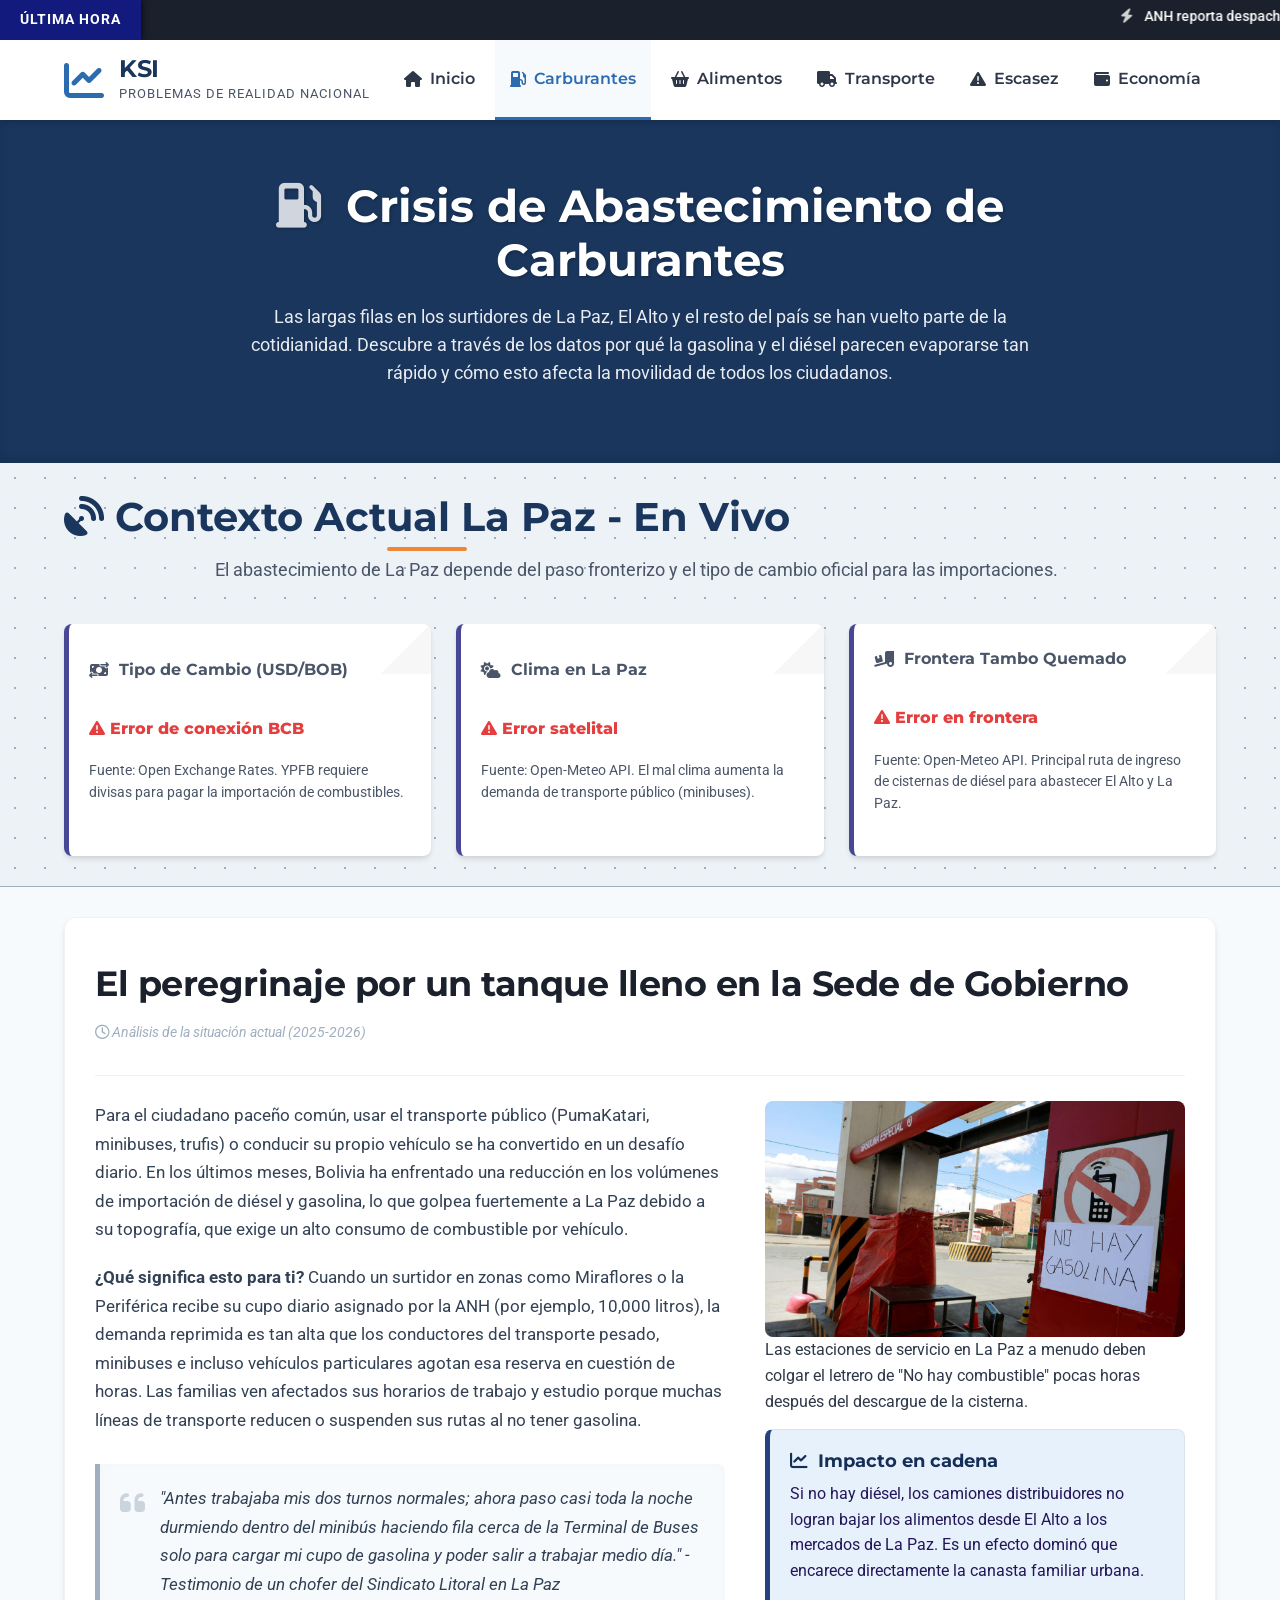
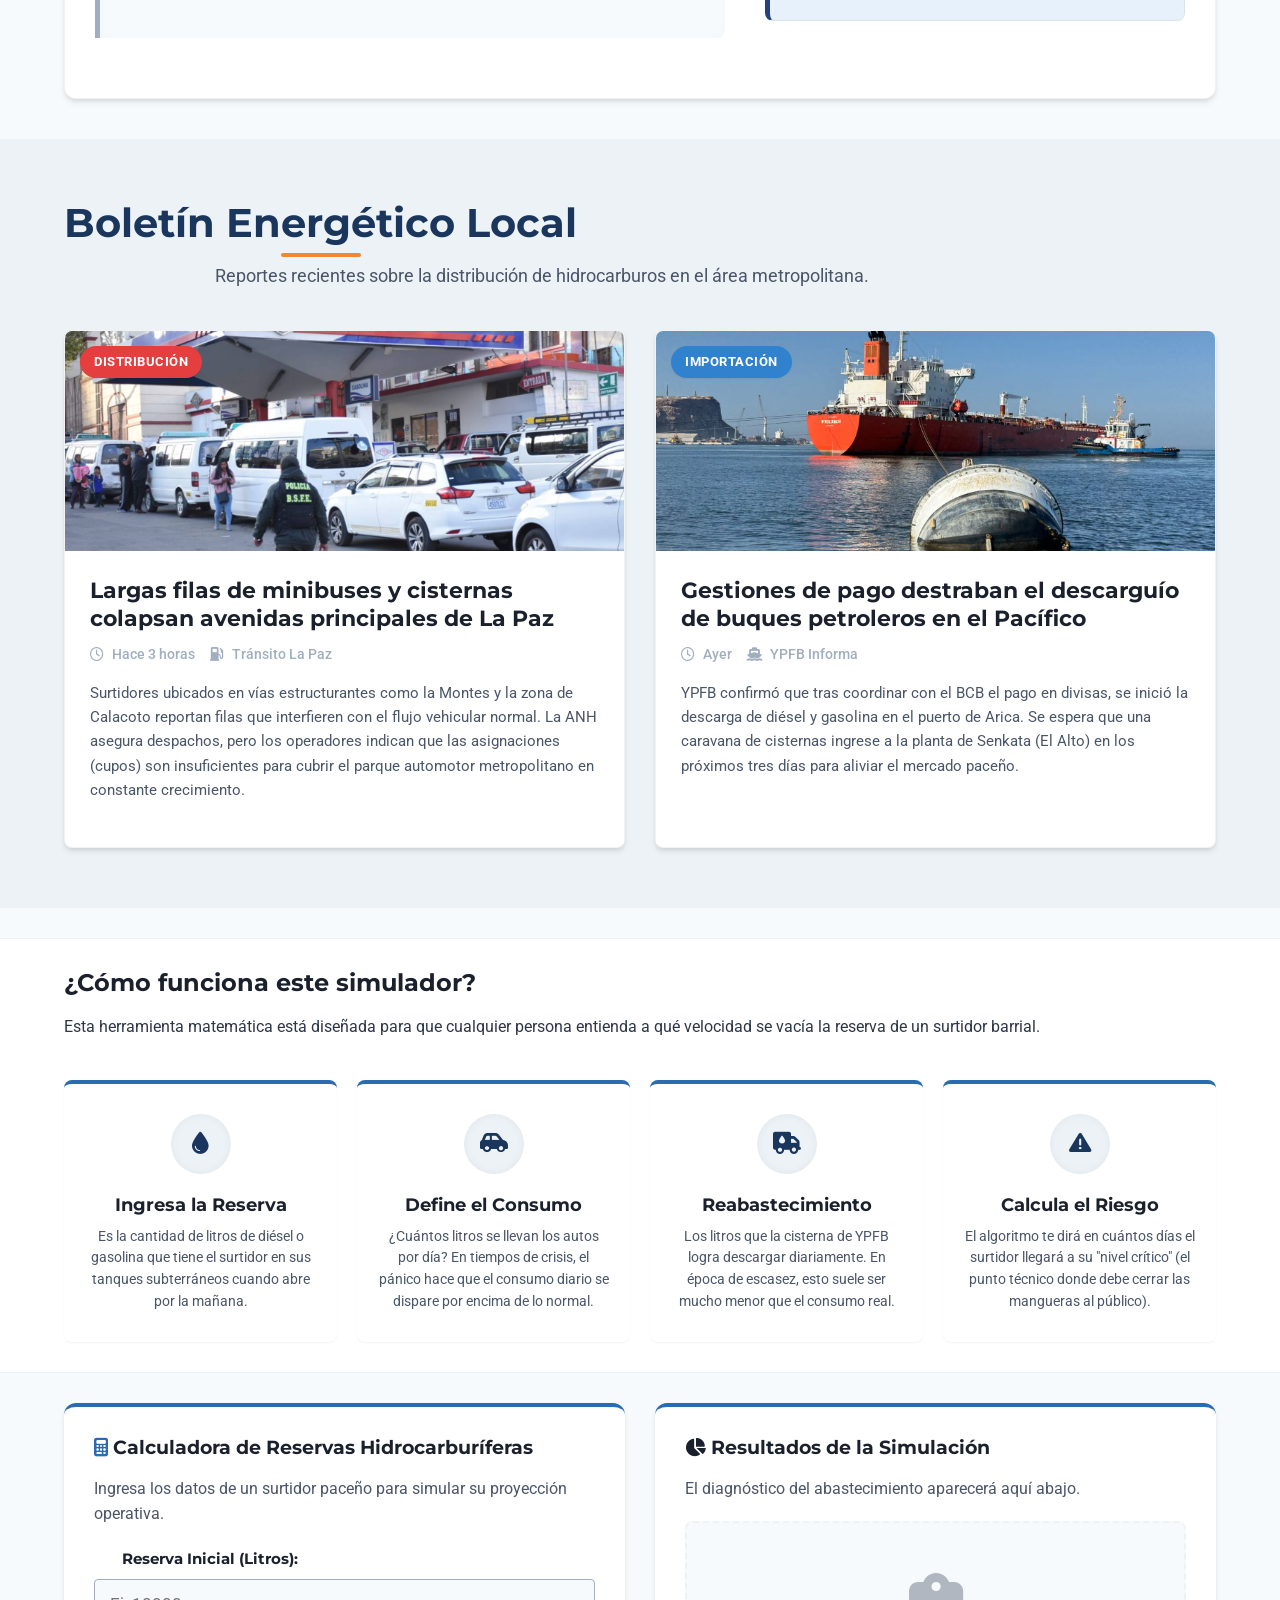
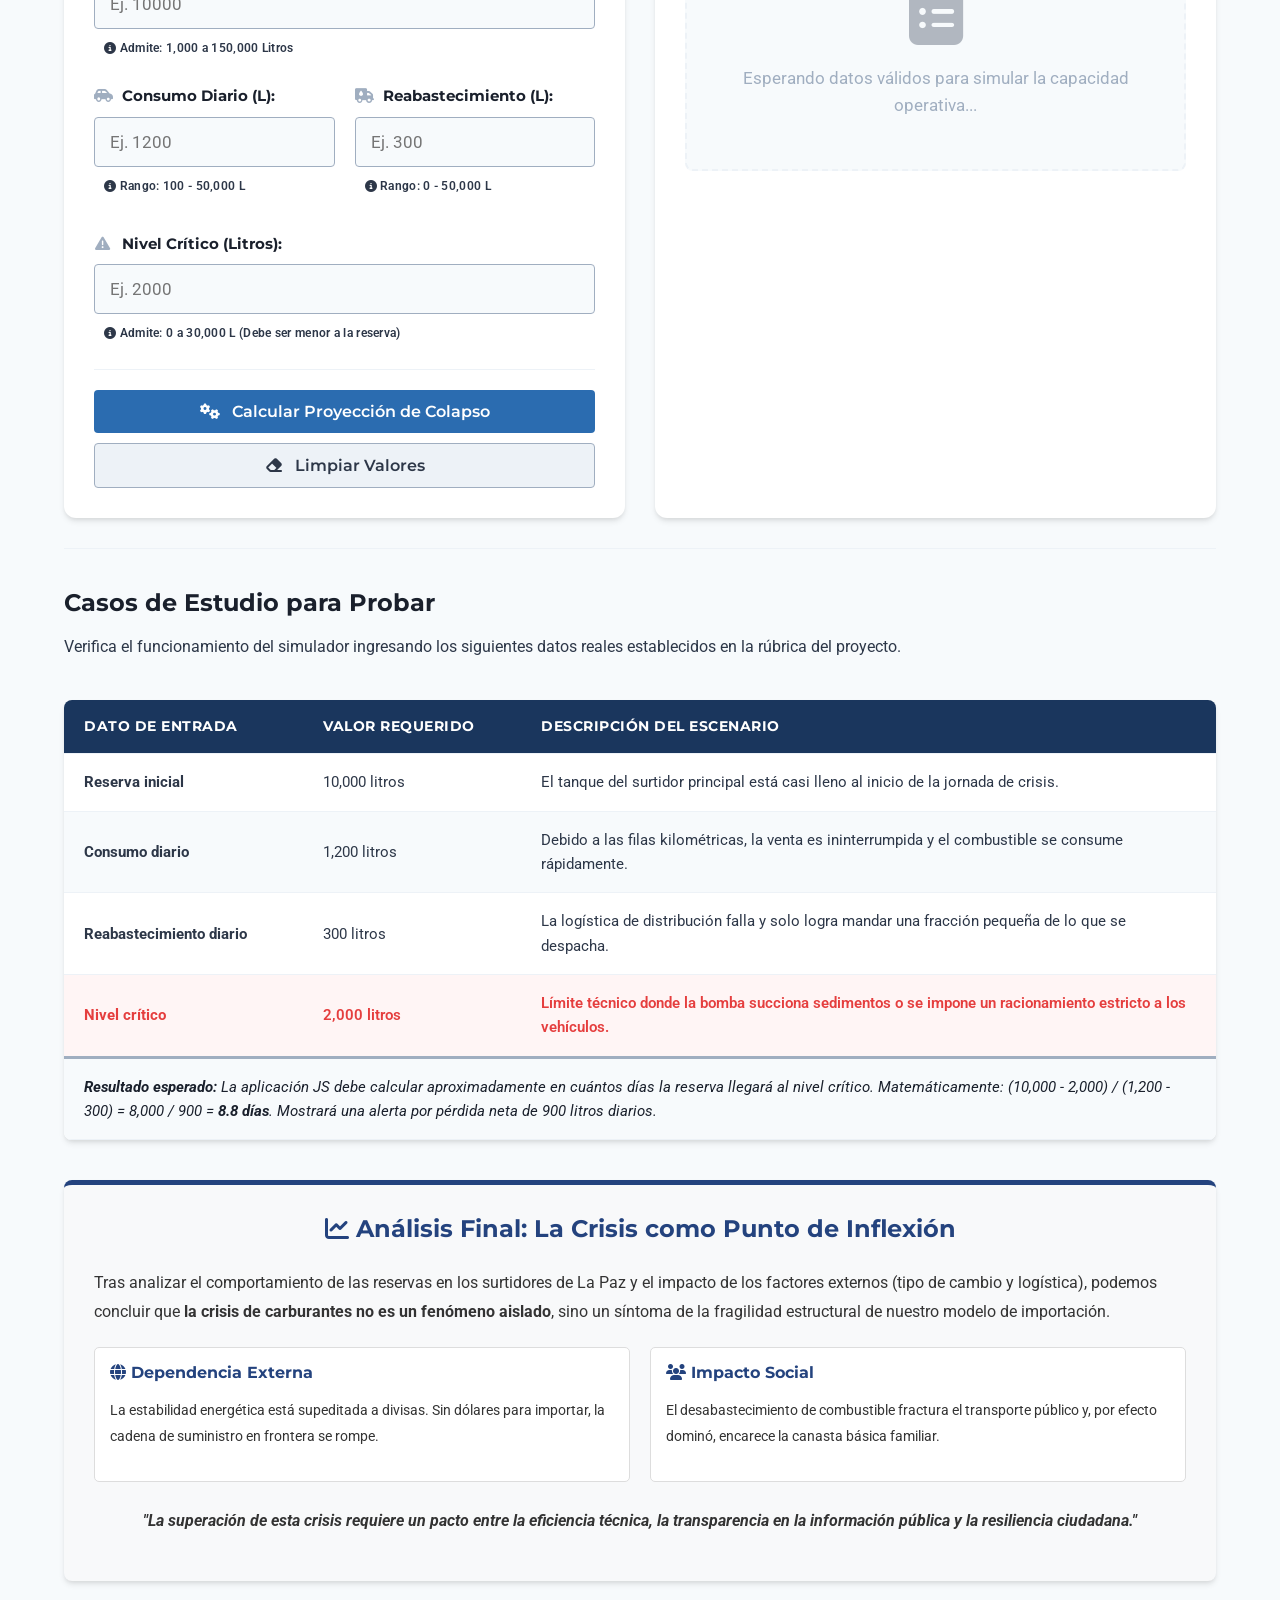
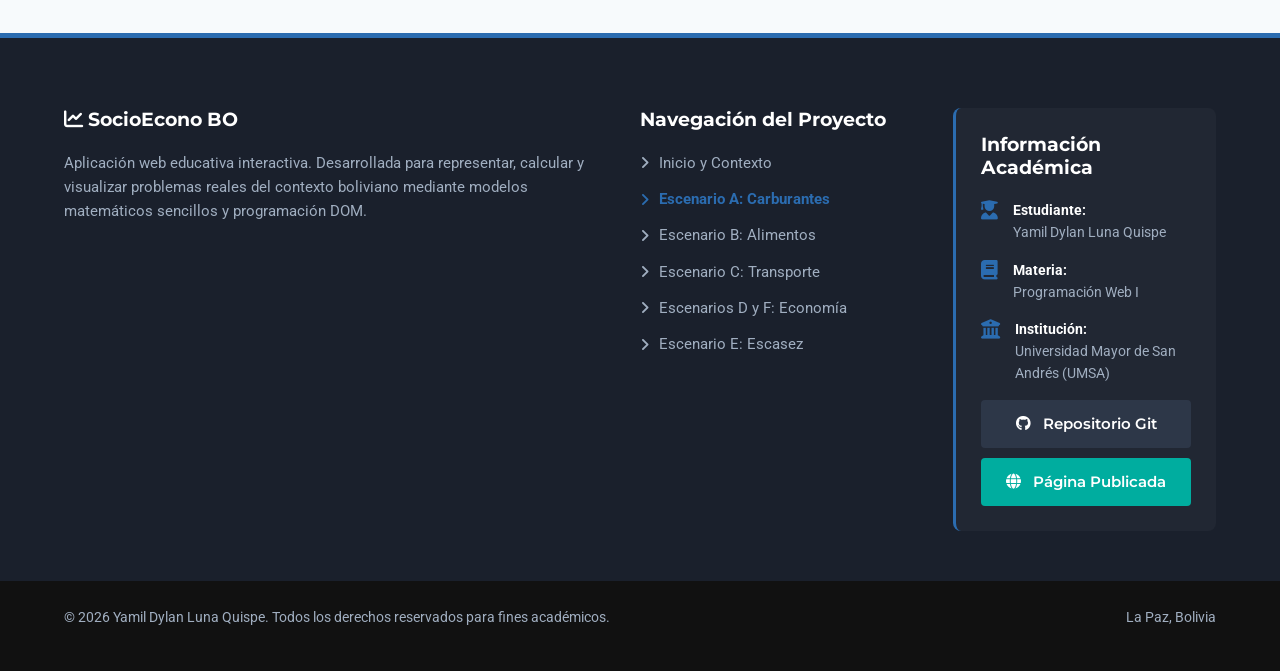
<file: carburantes.html>
<!DOCTYPE html>
<html lang="es">
<head>
    <meta charset="UTF-8">
    <meta name="viewport" content="width=device-width, initial-scale=1.0">
    <title>KatariSocioInforma BO | Monitor y Simulador de Crisis Bolivia</title>
    
    <link rel="preconnect" href="https://fonts.googleapis.com">
    <link rel="preconnect" href="https://fonts.gstatic.com" crossorigin>
    <link href="https://fonts.googleapis.com/css2?family=Montserrat:wght@400;600;700;800&family=Roboto:wght@300;400;500;700&display=swap" rel="stylesheet">
    
    <link rel="stylesheet" href="https://cdnjs.cloudflare.com/ajax/libs/font-awesome/6.4.0/css/all.min.css">
    <link rel="stylesheet" href="css/estilos.css">

</head>
<body class="bg-fondo-claro">

    <!-- BARRA DE NOTICIAS DE ÚLTIMA HORA (Enfocada en La Paz) -->
    <div class="ticker-noticias">
        <div class="ticker-titulo" style="background-color: rgb(18, 27, 125);">ÚLTIMA HORA</div>
        <div class="ticker-contenido">
            <marquee behavior="scroll" direction="left" scrollamount="6">
                <span class="ticker-item"><i class="fa-solid fa-bolt"></i> ANH reporta despacho de 80 cisternas diarias para las estaciones de servicio de La Paz y El Alto.</span>
                <span class="ticker-item"><i class="fa-solid fa-arrow-trend-up"></i> Sindicato de Minibuses exige abastecimiento continuo; advierten con posibles bloqueos en el centro paceño.</span>
                <span class="ticker-item"><i class="fa-solid fa-road-barrier"></i> Tránsito lento en la ruta Patacamaya - Tambo Quemado debido a nevadas intermitentes en la cordillera.</span>
                <span class="ticker-item"><i class="fa-solid fa-gas-pump"></i> Largas filas persisten en surtidores de la zona Sur y avenida Montes; YPFB pide evitar acopio innecesario.</span>
            </marquee>
        </div>
    </div>

    <!-- CABECERA Y NAVEGACIÓN -->
    <header class="header-principal">
        <div class="contenedor header-grid">
            <div class="logo-container">
                <i class="fa-solid fa-chart-line logo-icon"></i>
                <div class="logo-text">
                    <h1>KSI</h1>
                    <span>Problemas de Realidad Nacional</span>
                </div>
            </div>
            
            <nav class="nav-principal">
                <button class="menu-toggle" id="menuToggle" aria-label="Abrir menú">
                    <i class="fa-solid fa-bars"></i>
                </button>
                <ul class="nav-lista" id="navLista">
                    <li><a href="index.html"><i class="fa-solid fa-house"></i> Inicio</a></li>
                    <li><a href="carburantes.html" class="activo"><i class="fa-solid fa-gas-pump"></i> Carburantes</a></li>
                    <li><a href="alimentos.html"><i class="fa-solid fa-basket-shopping"></i> Alimentos</a></li>
                    <li><a href="transporte.html"><i class="fa-solid fa-truck"></i> Transporte</a></li>
                    <li><a href="escasez.html"><i class="fa-solid fa-triangle-exclamation"></i> Escasez</a></li>
                    <li><a href="poder_adquisitivo.html"><i class="fa-solid fa-wallet"></i> Economía</a></li>
                </ul>
            </nav>
        </div>
    </header>

    <main>
        <!-- HERO INTERNO -->
        <section class="hero-interno bg-azul-oscuro text-blanco">
            <div class="contenedor hero-interno-flex">
                <div class="hero-interno-texto">
                    <h2><i class="fa-solid fa-gas-pump"></i> Crisis de Abastecimiento de Carburantes</h2>
                    <p>Las largas filas en los surtidores de La Paz, El Alto y el resto del país se han vuelto parte de la cotidianidad. Descubre a través de los datos por qué la gasolina y el diésel parecen evaporarse tan rápido y cómo esto afecta la movilidad de todos los ciudadanos.</p>
                </div>
            </div>
        </section>

        <!-- SECCIÓN DE APIS (DATOS EN TIEMPO REAL - LA PAZ) -->
        <section class="api-section bg-gris-claro py-30">
            <div class="contenedor">
                <div class="section-header">
                    <h2 class="titulo-seccion text-azul"><i class="fa-solid fa-satellite-dish"></i> Contexto Actual La Paz - En Vivo</h2>
                    <p class="subtitulo-seccion">El abastecimiento de La Paz depende del paso fronterizo y el tipo de cambio oficial para las importaciones.</p>
                </div>
                
                <div class="api-dashboard">
                    <!-- API 1: Tipo de Cambio Oficial (Base de la importación) -->
                    <div class="api-card" style="border-left-color: rgb(71, 71, 150)">
                        <h4><i class="fa-solid fa-money-bill-transfer"></i> Tipo de Cambio (USD/BOB)</h4>
                        <div id="api-divisa" class="api-data">
                            <span class="api-loading"><i class="fa-solid fa-spinner fa-spin"></i> Consultando BCB...</span>
                        </div>
                        <p class="text-small text-muted mt-10">Fuente: Open Exchange Rates. YPFB requiere divisas para pagar la importación de combustibles.</p>
                    </div>

                    <!-- API 2: Clima en La Paz (Afecta la demanda y movilidad urbana) -->
                    <div class="api-card" style="border-left-color: rgb(71, 71, 150)">
                        <h4><i class="fa-solid fa-cloud-sun"></i> Clima en La Paz</h4>
                        <div id="api-clima-lapaz" class="api-data">
                            <span class="api-loading"><i class="fa-solid fa-spinner fa-spin"></i> Conectando SENAMHI/Satélite...</span>
                        </div>
                        <p class="text-small text-muted mt-10">Fuente: Open-Meteo API. El mal clima aumenta la demanda de transporte público (minibuses).</p>
                    </div>

                    <!-- API 3: Clima en Tambo Quemado (Punto crítico de importación occidente) -->
                    <div class="api-card" style="border-left-color: rgb(71, 71, 150)">
                        <h4><i class="fa-solid fa-truck-ramp-box"></i> Frontera Tambo Quemado</h4>
                        <div id="api-frontera" class="api-data">
                            <span class="api-loading"><i class="fa-solid fa-spinner fa-spin"></i> Obteniendo clima cordillerano...</span>
                        </div>
                        <p class="text-small text-muted mt-10">Fuente: Open-Meteo API. Principal ruta de ingreso de cisternas de diésel para abastecer El Alto y La Paz.</p>
                    </div>
                </div>
            </div>
        </section>

        <!-- CONTEXTO DEL PROBLEMA -->
        <section class="contexto-problema contenedor mt-30">
            <article class="articulo-detallado card-sombra p-30 bg-blanco border-top-azul">
                <div class="articulo-header">
                    <h3>El peregrinaje por un tanque lleno en la Sede de Gobierno</h3>
                    <p class="fecha-articulo"><i class="fa-regular fa-clock"></i> Análisis de la situación actual (2025-2026)</p>
                </div>
                
                <div class="articulo-cuerpo grid-2-columnas">
                    <div class="texto-principal">
                        <p>Para el ciudadano paceño común, usar el transporte público (PumaKatari, minibuses, trufis) o conducir su propio vehículo se ha convertido en un desafío diario. En los últimos meses, Bolivia ha enfrentado una reducción en los volúmenes de importación de diésel y gasolina, lo que golpea fuertemente a La Paz debido a su topografía, que exige un alto consumo de combustible por vehículo.</p>
                        
                        <p><strong>¿Qué significa esto para ti?</strong> Cuando un surtidor en zonas como Miraflores o la Periférica recibe su cupo diario asignado por la ANH (por ejemplo, 10,000 litros), la demanda reprimida es tan alta que los conductores del transporte pesado, minibuses e incluso vehículos particulares agotan esa reserva en cuestión de horas. Las familias ven afectados sus horarios de trabajo y estudio porque muchas líneas de transporte reducen o suspenden sus rutas al no tener gasolina.</p>
                        
                        <div class="cita-destacada bg-azul-claro">
                            <i class="fa-solid fa-quote-left text-azul"></i>
                            <p>"Antes trabajaba mis dos turnos normales; ahora paso casi toda la noche durmiendo dentro del minibús haciendo fila cerca de la Terminal de Buses solo para cargar mi cupo de gasolina y poder salir a trabajar medio día." - <em>Testimonio de un chofer del Sindicato Litoral en La Paz</em></p>
                        </div>
                    </div>
                    
                    <div class="imagen-lateral">
                        <figure>
                            <img src="img/singasolina.jpg" alt="Surtidor de gasolina vacío" class="img-responsive img-rounded sombra-ligera">
                            <figcaption>Las estaciones de servicio en La Paz a menudo deben colgar el letrero de "No hay combustible" pocas horas después del descargue de la cisterna.</figcaption>
                        </figure>
                        
                        <div class="info-box mt-15" style="background-color: #e6f1fc; border-left: 5px solid #24437e;">
                            <h4 style="color: #152e57;"><i class="fa-solid fa-chart-line"></i> Impacto en cadena</h4>
                            <p style="color: #231557;">Si no hay diésel, los camiones distribuidores no logran bajar los alimentos desde El Alto a los mercados de La Paz. Es un efecto dominó que encarece directamente la canasta familiar urbana.</p>
                        </div>
                    </div>
                </div>
            </article>
        </section>

        <!-- SECCIÓN DE NOTICIAS RELACIONADAS A CARBURANTES -->
        <section id="noticias" class="noticias-section bg-claro mt-40">
            <div class="contenedor">
                <div class="section-header center-text">
                    <h2 class="titulo-seccion text-azul">Boletín Energético Local</h2>
                    <p class="subtitulo-seccion">Reportes recientes sobre la distribución de hidrocarburos en el área metropolitana.</p>
                </div>

                <div class="grid-noticias-extendido">
                    <article class="card-noticia-larga">
                        <figure class="card-img-larga">
                            <img src="img/combustible_filas.jpg" alt="Filas de vehículos en La Paz">
                            <span class="badge-categoria categoria-peligro">Distribución</span>
                        </figure>
                        <div class="card-body-largo">
                            <h3>Largas filas de minibuses y cisternas colapsan avenidas principales de La Paz</h3>
                            <div class="meta-noticia">
                                <span><i class="fa-regular fa-clock"></i> Hace 3 horas</span>
                                <span><i class="fa-solid fa-gas-pump"></i> Tránsito La Paz</span>
                            </div>
                            <p>Surtidores ubicados en vías estructurantes como la Montes y la zona de Calacoto reportan filas que interfieren con el flujo vehicular normal. La ANH asegura despachos, pero los operadores indican que las asignaciones (cupos) son insuficientes para cubrir el parque automotor metropolitano en constante crecimiento.</p>
                        </div>
                    </article>

                    <article class="card-noticia-larga">
                        <figure class="card-img-larga">
                            <img src="img/petroleo.jpeg" alt="Puerto marítimo">
                            <span class="badge-categoria categoria-info">Importación</span>
                        </figure>
                        <div class="card-body-largo">
                            <h3>Gestiones de pago destraban el descarguío de buques petroleros en el Pacífico</h3>
                            <div class="meta-noticia">
                                <span><i class="fa-regular fa-clock"></i> Ayer</span>
                                <span><i class="fa-solid fa-ship"></i> YPFB Informa</span>
                            </div>
                            <p>YPFB confirmó que tras coordinar con el BCB el pago en divisas, se inició la descarga de diésel y gasolina en el puerto de Arica. Se espera que una caravana de cisternas ingrese a la planta de Senkata (El Alto) en los próximos tres días para aliviar el mercado paceño.</p>
                        </div>
                    </article>
                </div>
            </div>
        </section>

        <!-- INSTRUCCIONES DEL SIMULADOR -->
        <section class="instrucciones-simulador bg-blanco py-30 mt-30">
            <div class="contenedor">
                <div class="section-header center-text">
                    <h2>¿Cómo funciona este simulador?</h2>
                    <p>Esta herramienta matemática está diseñada para que cualquier persona entienda a qué velocidad se vacía la reserva de un surtidor barrial.</p>
                </div>
                
                <div class="grid-instrucciones">
                    <div class="instruccion-paso card-simple border-top-azul">
                        <div class="paso-icono bg-azul text-blanco"><i class="fa-solid fa-droplet"></i></div>
                        <h4>Ingresa la Reserva</h4>
                        <p>Es la cantidad de litros de diésel o gasolina que tiene el surtidor en sus tanques subterráneos cuando abre por la mañana.</p>
                    </div>
                    <div class="instruccion-paso card-simple border-top-azul">
                        <div class="paso-icono bg-azul text-blanco"><i class="fa-solid fa-car-side"></i></div>
                        <h4>Define el Consumo</h4>
                        <p>¿Cuántos litros se llevan los autos por día? En tiempos de crisis, el pánico hace que el consumo diario se dispare por encima de lo normal.</p>
                    </div>
                    <div class="instruccion-paso card-simple border-top-azul">
                        <div class="paso-icono bg-azul text-blanco"><i class="fa-solid fa-truck-droplet"></i></div>
                        <h4>Reabastecimiento</h4>
                        <p>Los litros que la cisterna de YPFB logra descargar diariamente. En época de escasez, esto suele ser mucho menor que el consumo real.</p>
                    </div>
                    <div class="instruccion-paso card-simple border-top-azul">
                        <div class="paso-icono bg-azul text-blanco"><i class="fa-solid fa-triangle-exclamation"></i></div>
                        <h4>Calcula el Riesgo</h4>
                        <p>El algoritmo te dirá en cuántos días el surtidor llegará a su "nivel crítico" (el punto técnico donde debe cerrar las mangueras al público).</p>
                    </div>
                </div>
            </div>
        </section>

        <!-- ÁREA DEL SIMULADOR (CON RANGOS) -->
        <section class="simulador-app contenedor mt-30 mb-30" id="simulador-area">
            <div class="grid-simulador">
                
                <div class="panel-formulario card-sombra bg-blanco p-30 border-top-azul">
                    <h3><i class="fa-solid fa-calculator text-azul"></i> Calculadora de Reservas Hidrocarburíferas</h3>
                    <p class="mb-20 text-muted">Ingresa los datos de un surtidor paceño para simular su proyección operativa.</p>
                    
                    <form id="formCarburantes" class="formulario-estilizado">
                        
                        <div class="form-grupo">
                            <label for="reservaInicial"><i class="fa-solid fa-tank-water"></i> Reserva Inicial (Litros):</label>
                            <input type="number" id="reservaInicial" min="1000" max="150000" placeholder="Ej. 10000" required>
                            <span class="rango-indicador"><i class="fa-solid fa-circle-info"></i> Admite: 1,000 a 150,000 Litros</span>
                        </div>
                        
                        <div class="grid-2-columnas-form">
                            <div class="form-grupo">
                                <label for="consumoDiario"><i class="fa-solid fa-car-side"></i> Consumo Diario (L):</label>
                                <input type="number" id="consumoDiario" min="100" max="50000" placeholder="Ej. 1200" required>
                                <span class="rango-indicador"><i class="fa-solid fa-circle-info"></i> Rango: 100 - 50,000 L</span>
                            </div>
                            
                            <div class="form-grupo">
                                <label for="reabastecimientoDiario"><i class="fa-solid fa-truck-droplet"></i> Reabastecimiento (L):</label>
                                <input type="number" id="reabastecimientoDiario" min="0" max="50000" placeholder="Ej. 300" required>
                                <span class="rango-indicador"><i class="fa-solid fa-circle-info"></i> Rango: 0 - 50,000 L</span>
                            </div>
                        </div>
                        
                        <div class="form-grupo mt-10">
                            <label for="nivelCritico"><i class="fa-solid fa-triangle-exclamation"></i> Nivel Crítico (Litros):</label>
                            <input type="number" id="nivelCritico" min="0" max="30000" placeholder="Ej. 2000" required>
                            <span class="rango-indicador"><i class="fa-solid fa-circle-info"></i> Admite: 0 a 30,000 L (Debe ser menor a la reserva)</span>
                        </div>

                        <div class="form-acciones mt-20">
                            <button type="submit" class="btn btn-azul btn-block" id="btnCalcularCarburantes">
                                <i class="fa-solid fa-gears"></i> Calcular Proyección de Colapso
                            </button>
                            <button type="reset" class="btn btn-secundario btn-block mt-10" id="btnLimpiarCarburantes">
                                <i class="fa-solid fa-eraser"></i> Limpiar Valores
                            </button>
                        </div>
                    </form>
                </div>

                <div class="panel-resultados card-sombra bg-blanco p-30 border-top-azul">
                    <h3><i class="fa-solid fa-chart-pie"></i> Resultados de la Simulación</h3>
                    <p class="mb-20 text-muted">El diagnóstico del abastecimiento aparecerá aquí abajo.</p>
                    
                    <div id="areaResultadosCarburantes" class="contenedor-resultados vacio">
                        <div class="estado-vacio">
                            <i class="fa-solid fa-clipboard-list icono-gigante text-muted"></i>
                            <p>Esperando datos válidos para simular la capacidad operativa...</p>
                        </div>
                    </div>
                    
                    <div class="conclusiones-box mt-20" id="conclusionesCarburantes" style="display: none;">
                        <h4><i class="fa-solid fa-lightbulb text-azul"></i> Conclusión del Modelo</h4>
                        <p id="textoConclusionCarburantes"></p>
                    </div>
                </div>

            </div>
        </section>

        <!-- CASOS DE ESTUDIO -->
        <section class="casos-estudio contenedor mt-30 mb-40">
            <div class="section-header">
                <h2>Casos de Estudio para Probar</h2>
                <p>Verifica el funcionamiento del simulador ingresando los siguientes datos reales establecidos en la rúbrica del proyecto.</p>
            </div>
            
            <div class="tabla-responsive card-sombra">
                <table class="tabla-datos">
                    <thead>
                        <tr>
                            <th>Dato de Entrada</th>
                            <th>Valor Requerido</th>
                            <th>Descripción del Escenario</th>
                        </tr>
                    </thead>
                    <tbody>
                        <tr>
                            <td><strong>Reserva inicial</strong></td>
                            <td>10,000 litros</td>
                            <td>El tanque del surtidor principal está casi lleno al inicio de la jornada de crisis.</td>
                        </tr>
                        <tr>
                            <td><strong>Consumo diario</strong></td>
                            <td>1,200 litros</td>
                            <td>Debido a las filas kilométricas, la venta es ininterrumpida y el combustible se consume rápidamente.</td>
                        </tr>
                        <tr>
                            <td><strong>Reabastecimiento diario</strong></td>
                            <td>300 litros</td>
                            <td>La logística de distribución falla y solo logra mandar una fracción pequeña de lo que se despacha.</td>
                        </tr>
                        <tr class="fila-alerta">
                            <td><strong>Nivel crítico</strong></td>
                            <td>2,000 litros</td>
                            <td>Límite técnico donde la bomba succiona sedimentos o se impone un racionamiento estricto a los vehículos.</td>
                        </tr>
                    </tbody>
                    <tfoot>
                        <tr>
                            <td colspan="3">
                                <strong>Resultado esperado:</strong> La aplicación JS debe calcular aproximadamente en cuántos días la reserva llegará al nivel crítico. Matemáticamente: (10,000 - 2,000) / (1,200 - 300) = 8,000 / 900 = <strong>8.8 días</strong>. Mostrará una alerta por pérdida neta de 900 litros diarios.
                            </td>
                        </tr>
                    </tfoot>
                </table>
            </div>
        </section>
                    
        <!-- CONCLUSIÓN INTEGRAL: VISIÓN DE PAÍS -->
        <section class="contenedor mt-50 mb-50">
            <div class="card-sombra p-30" style="background-color: #f8f9fa; border-top: 5px solid #24437e; border-radius: 8px;">
                <h2 style="color: #24437e; text-align: center;"><i class="fa-solid fa-chart-line"></i> Análisis Final: La Crisis como Punto de Inflexión</h2>
                <div style="margin-top: 25px; line-height: 1.8; color: #333;">
                    <p>
                        Tras analizar el comportamiento de las reservas en los surtidores de La Paz y el impacto de los factores externos (tipo de cambio y logística), podemos concluir que <strong>la crisis de carburantes no es un fenómeno aislado</strong>, sino un síntoma de la fragilidad estructural de nuestro modelo de importación.
                    </p>
                    <div style="display: grid; grid-template-columns: 1fr 1fr; gap: 20px; margin-top: 20px;">
                        <div style="background: white; padding: 15px; border-radius: 5px; border: 1px solid #ddd;">
                            <h4 style="color: #24437e;"><i class="fa-solid fa-globe"></i> Dependencia Externa</h4>
                            <p style="font-size: 0.9em;">La estabilidad energética está supeditada a divisas. Sin dólares para importar, la cadena de suministro en frontera se rompe.</p>
                        </div>
                        <div style="background: white; padding: 15px; border-radius: 5px; border: 1px solid #ddd;">
                            <h4 style="color: #24437e;"><i class="fa-solid fa-users"></i> Impacto Social</h4>
                            <p style="font-size: 0.9em;">El desabastecimiento de combustible fractura el transporte público y, por efecto dominó, encarece la canasta básica familiar.</p>
                        </div>
                    </div>
                    <p style="margin-top: 25px; text-align: center; font-weight: bold; font-style: italic;">
                        "La superación de esta crisis requiere un pacto entre la eficiencia técnica, la transparencia en la información pública y la resiliencia ciudadana."
                    </p>
                </div>
            </div>
        </section>
    </main>
    <br>
    <br>

    <!-- FOOTER AMPLIADO (Coincide con index) -->
    <footer class="footer-principal">
        <div class="contenedor footer-grid">
            <div class="footer-columna">
                <div class="logo-text">
                    <h3><i class="fa-solid fa-chart-line"></i> SocioEcono BO</h3>
                </div>
                <p>Aplicación web educativa interactiva. Desarrollada para representar, calcular y visualizar problemas reales del contexto boliviano mediante modelos matemáticos sencillos y programación DOM.</p>
            </div>
            
            <div class="footer-columna">
                <h4>Navegación del Proyecto</h4>
                <ul class="footer-links">
                    <li><a href="index.html"><i class="fa-solid fa-angle-right"></i> Inicio y Contexto</a></li>
                    <li><a href="carburantes.html" style="color: var(--color-carburantes); font-weight: bold;"><i class="fa-solid fa-angle-right"></i> Escenario A: Carburantes</a></li>
                    <li><a href="alimentos.html"><i class="fa-solid fa-angle-right"></i> Escenario B: Alimentos</a></li>
                    <li><a href="transporte.html"><i class="fa-solid fa-angle-right"></i> Escenario C: Transporte</a></li>
                    <li><a href="poder_adquisitivo.html"><i class="fa-solid fa-angle-right"></i> Escenarios D y F: Economía</a></li>
                    <li><a href="escasez.html"><i class="fa-solid fa-angle-right"></i> Escenario E: Escasez</a></li>
                </ul>
            </div>
            
            <div class="footer-columna caja-creditos">
                <h4>Información Académica</h4>
                <div class="credito-item">
                    <i class="fa-solid fa-user-graduate"></i>
                    <div>
                        <strong>Estudiante:</strong>
                        <p>Yamil Dylan Luna Quispe</p>
                    </div>
                </div>
                <div class="credito-item">
                    <i class="fa-solid fa-book"></i>
                    <div>
                        <strong>Materia:</strong>
                        <p>Programación Web I</p>
                    </div>
                </div>
                <div class="credito-item">
                    <i class="fa-solid fa-building-columns"></i>
                    <div>
                        <strong>Institución:</strong>
                        <p>Universidad Mayor de San Andrés (UMSA)</p>
                    </div>
                </div>
                
                <div class="botones-repo mt-15">
                    <a href="https://github.com/lunayamildylanbs-cell/KSI---Monitor-y-Simulador-de-Crisis-Bolivia.git" target="_blank" class="btn btn-github"><i class="fa-brands fa-github"></i> Repositorio Git</a>
                    <a href="#" class="btn btn-netlify"><i class="fa-solid fa-globe"></i> Página Publicada</a>
                </div>
            </div>
        </div>
        
        <div class="footer-bottom">
            <div class="contenedor flex-between">
                <p>&copy; 2026 Yamil Dylan Luna Quispe. Todos los derechos reservados para fines académicos.</p>
                <p>La Paz, Bolivia</p>
            </div>
        </div>
    </footer>

    <script src="js/script.js"></script>
</body>
</html>
</file>
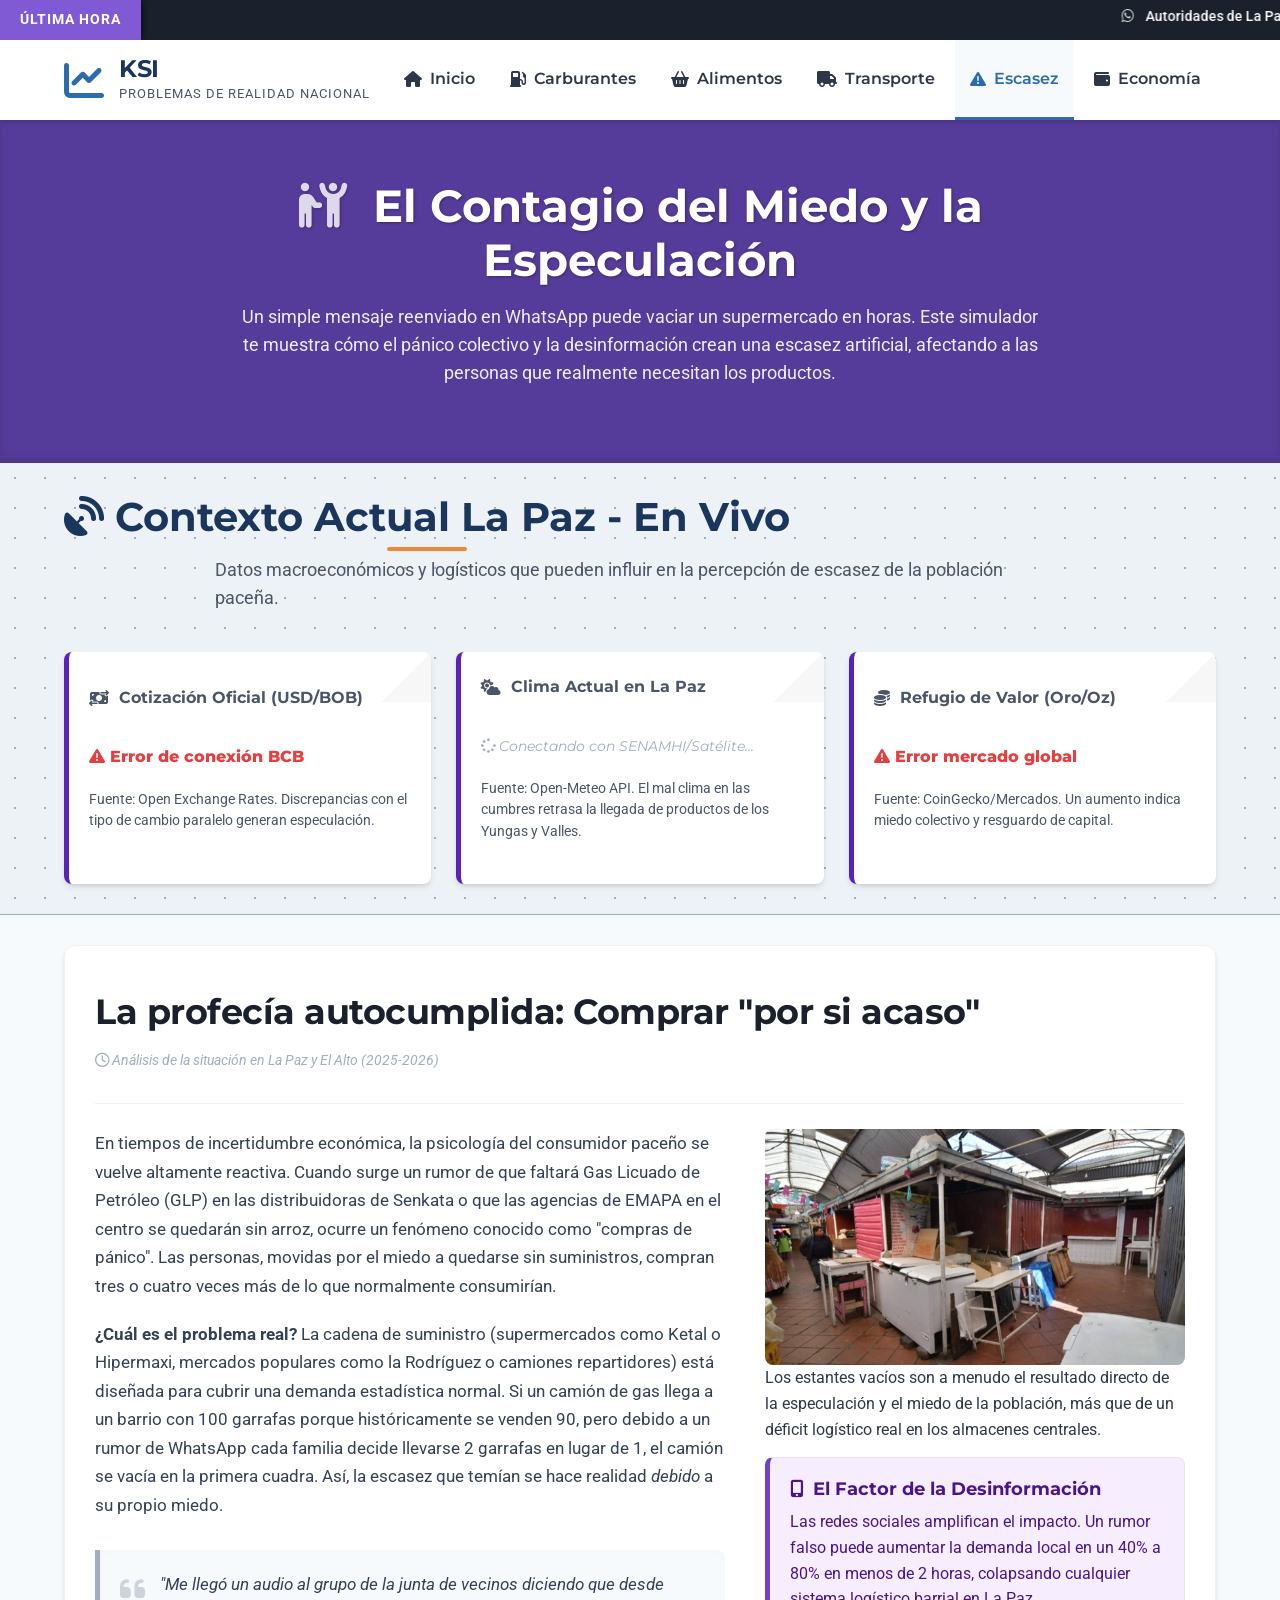
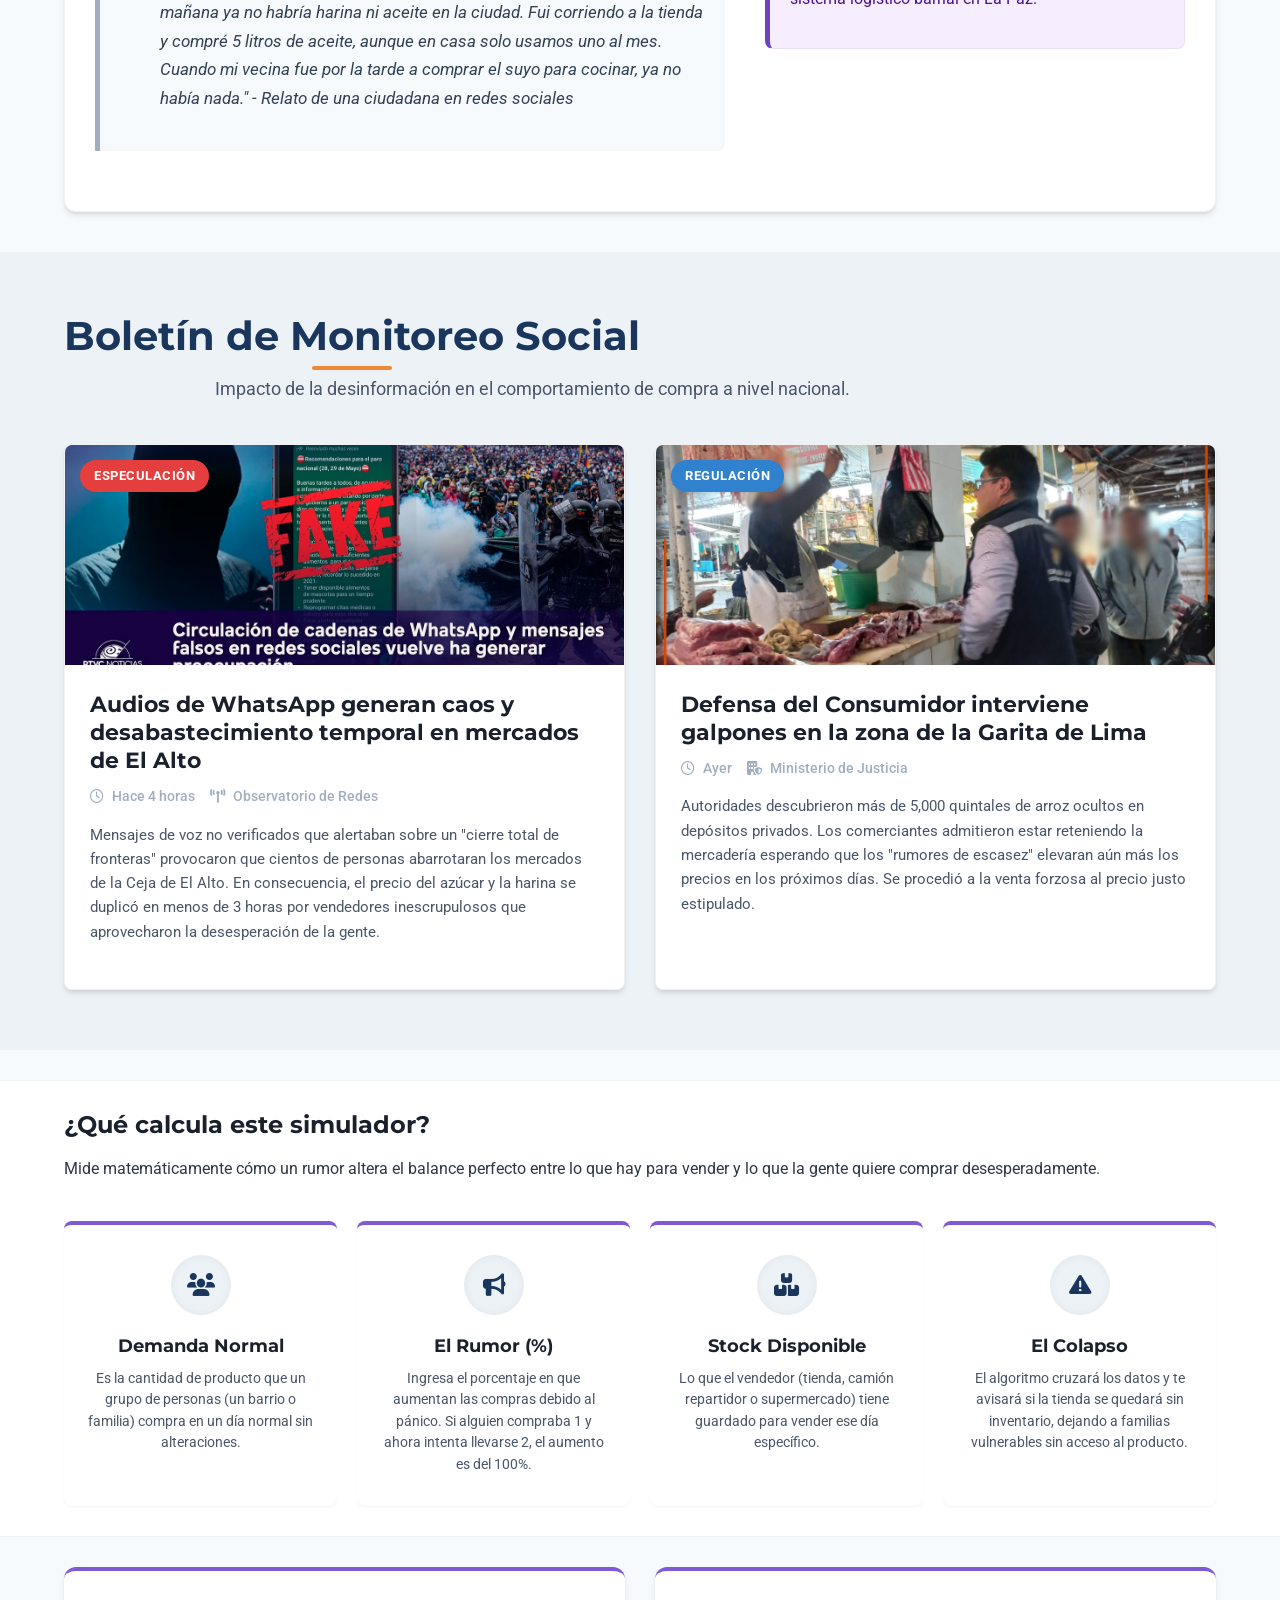
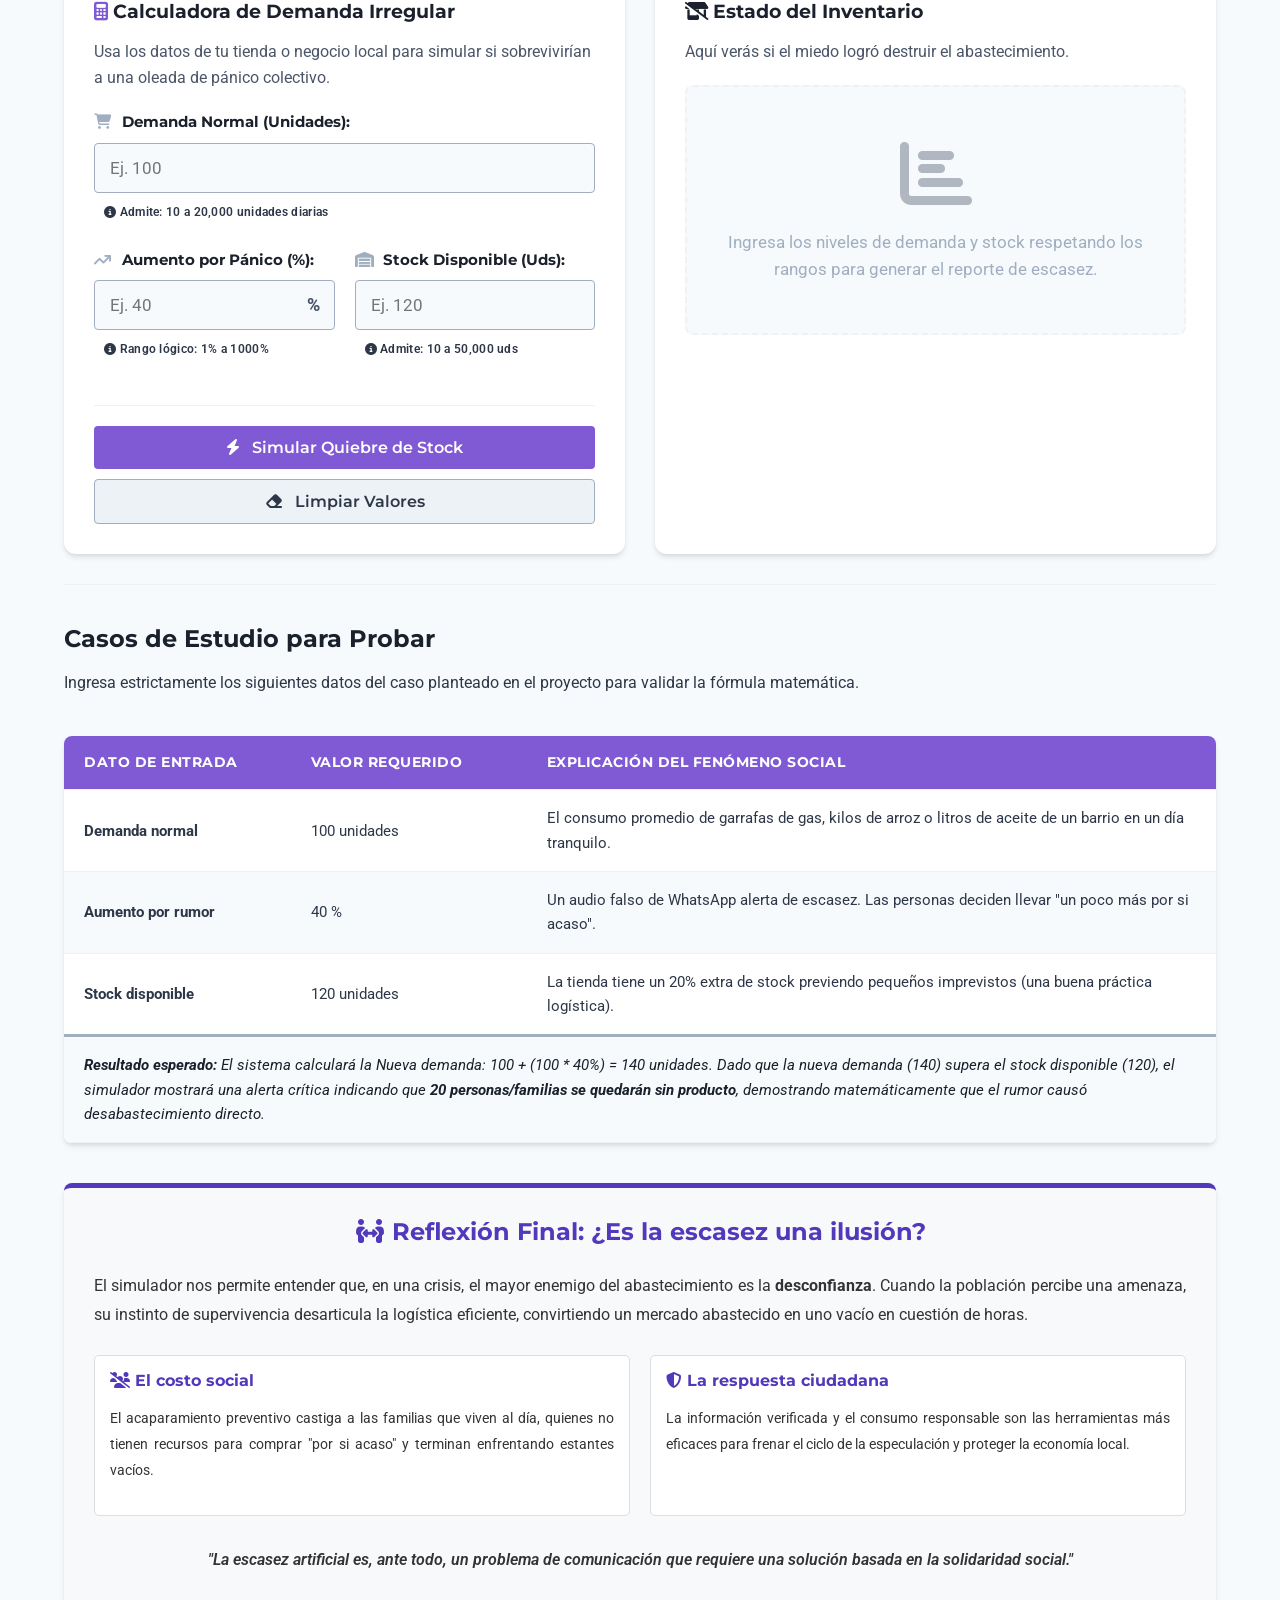
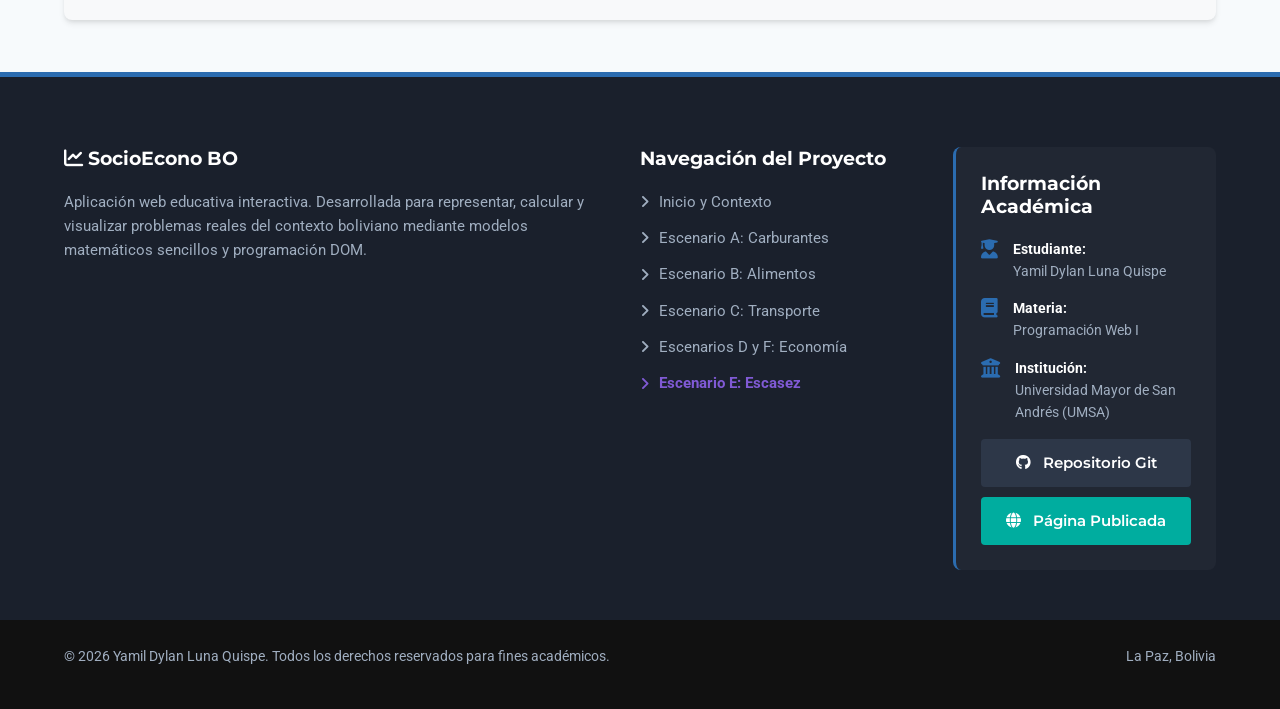
<file: escasez.html>
<!DOCTYPE html>
<html lang="es">
<head>
    <meta charset="UTF-8">
    <meta name="viewport" content="width=device-width, initial-scale=1.0">
    <title>KatariSocioInforma BO | Monitor y Simulador de Crisis Bolivia</title>
    
    <link rel="preconnect" href="https://fonts.googleapis.com">
    <link rel="preconnect" href="https://fonts.gstatic.com" crossorigin>
    <link href="https://fonts.googleapis.com/css2?family=Montserrat:wght@400;600;700;800&family=Roboto:wght@300;400;500;700&display=swap" rel="stylesheet">
    
    <link rel="stylesheet" href="https://cdnjs.cloudflare.com/ajax/libs/font-awesome/6.4.0/css/all.min.css">
    <link rel="stylesheet" href="css/estilos.css">

</head>
<body class="bg-fondo-claro">

    <!-- BARRA DE NOTICIAS DE ÚLTIMA HORA -->
    <div class="ticker-noticias">
        <div class="ticker-titulo" style="background-color: var(--color-escasez);">ÚLTIMA HORA</div>
        <div class="ticker-contenido">
            <marquee behavior="scroll" direction="left" scrollamount="6">
                <span class="ticker-item"><i class="fa-brands fa-whatsapp"></i> Autoridades de La Paz desmienten audio viral sobre supuesta falta de harina en mercados populares.</span>
                <span class="ticker-item"><i class="fa-solid fa-triangle-exclamation"></i> Compras de pánico vacían los estantes de aceite y arroz en supermercados de Sopocachi y Zona Sur.</span>
                <span class="ticker-item"><i class="fa-solid fa-scale-balanced"></i> El Viceministerio de Defensa del Consumidor sanciona a 15 comerciantes por ocultamiento y agio.</span>
                <span class="ticker-item"><i class="fa-solid fa-truck"></i> EMAPA garantiza abastecimiento continuo mediante la apertura de nuevas sucursales móviles.</span>
            </marquee>
        </div>
    </div>

    <!-- CABECERA Y NAVEGACIÓN -->
    <header class="header-principal">
        <div class="contenedor header-grid">
            <div class="logo-container">
                <i class="fa-solid fa-chart-line logo-icon"></i>
                <div class="logo-text">
                    <h1>KSI</h1>
                    <span>Problemas de Realidad Nacional</span>
                </div>
            </div>
            
            <nav class="nav-principal">
                <button class="menu-toggle" id="menuToggle" aria-label="Abrir menú">
                    <i class="fa-solid fa-bars"></i>
                </button>
                <ul class="nav-lista" id="navLista">
                    <li><a href="index.html"><i class="fa-solid fa-house"></i> Inicio</a></li>
                    <li><a href="carburantes.html"><i class="fa-solid fa-gas-pump"></i> Carburantes</a></li>
                    <li><a href="alimentos.html"><i class="fa-solid fa-basket-shopping"></i> Alimentos</a></li>
                    <li><a href="transporte.html"><i class="fa-solid fa-truck"></i> Transporte</a></li>
                    <li><a href="escasez.html" class="activo"><i class="fa-solid fa-triangle-exclamation"></i> Escasez</a></li>
                    <li><a href="poder_adquisitivo.html"><i class="fa-solid fa-wallet"></i> Economía</a></li>
                </ul>
            </nav>
        </div>
    </header>

    <main>
        <!-- HERO INTERNO -->
        <section class="hero-interno bg-morado-oscuro text-blanco">
            <div class="contenedor hero-interno-flex">
                <div class="hero-interno-texto">
                    <h2><i class="fa-solid fa-people-robbery"></i> El Contagio del Miedo y la Especulación</h2>
                    <p>Un simple mensaje reenviado en WhatsApp puede vaciar un supermercado en horas. Este simulador te muestra cómo el pánico colectivo y la desinformación crean una escasez artificial, afectando a las personas que realmente necesitan los productos.</p>
                </div>
            </div>
        </section>

        <!-- SECCIÓN DE APIS (DATOS EN TIEMPO REAL LA PAZ) -->
        <section class="api-section bg-gris-claro py-30">
            <div class="contenedor">
                <div class="section-header">
                    <h2 class="titulo-seccion text-morado"><i class="fa-solid fa-satellite-dish"></i> Contexto Actual La Paz - En Vivo</h2>
                    <p class="subtitulo-seccion">Datos macroeconómicos y logísticos que pueden influir en la percepción de escasez de la población paceña.</p>
                </div>
                
                <div class="api-dashboard">
                    <!-- API 1: Tipo de Cambio Oficial (Base de la especulación) -->
                    <div class="api-card" style="border-left-color: rgb(87, 34, 186)">
                        <h4><i class="fa-solid fa-money-bill-transfer"></i> Cotización Oficial (USD/BOB)</h4>
                        <div id="api-divisa" class="api-data">
                            <span class="api-loading"><i class="fa-solid fa-spinner fa-spin"></i> Consultando BCB...</span>
                        </div>
                        <p class="text-small text-muted mt-10">Fuente: Open Exchange Rates. Discrepancias con el tipo de cambio paralelo generan especulación.</p>
                    </div>

                    <!-- API 2: Clima en La Paz (Afecta logística de mercados) -->
                    <div class="api-card" style="border-left-color: rgb(87, 34, 186)">
                        <h4><i class="fa-solid fa-cloud-sun"></i> Clima Actual en La Paz</h4>
                        <div id="api-clima" class="api-data">
                            <span class="api-loading"><i class="fa-solid fa-spinner fa-spin"></i> Conectando con SENAMHI/Satélite...</span>
                        </div>
                        <p class="text-small text-muted mt-10">Fuente: Open-Meteo API. El mal clima en las cumbres retrasa la llegada de productos de los Yungas y Valles.</p>
                    </div>

                    <!-- API 3: Oro / Refugio de Valor (Mide el pánico económico global) -->
                    <div class="api-card" style="border-left-color: rgb(87, 34, 186)">
                        <h4><i class="fa-solid fa-coins"></i> Refugio de Valor (Oro/Oz)</h4>
                        <div id="api-oro" class="api-data">
                            <span class="api-loading"><i class="fa-solid fa-spinner fa-spin"></i> Consultando mercados...</span>
                        </div>
                        <p class="text-small text-muted mt-10">Fuente: CoinGecko/Mercados. Un aumento indica miedo colectivo y resguardo de capital.</p>
                    </div>
                </div>
            </div>
        </section>

        <!-- CONTEXTO DEL PROBLEMA -->
        <section class="contexto-problema contenedor mt-30">
            <article class="articulo-detallado card-sombra p-30 bg-blanco border-top-morado">
                <div class="articulo-header">
                    <h3>La profecía autocumplida: Comprar "por si acaso"</h3>
                    <p class="fecha-articulo"><i class="fa-regular fa-clock"></i> Análisis de la situación en La Paz y El Alto (2025-2026)</p>
                </div>
                
                <div class="articulo-cuerpo grid-2-columnas">
                    <div class="texto-principal">
                        <p>En tiempos de incertidumbre económica, la psicología del consumidor paceño se vuelve altamente reactiva. Cuando surge un rumor de que faltará Gas Licuado de Petróleo (GLP) en las distribuidoras de Senkata o que las agencias de EMAPA en el centro se quedarán sin arroz, ocurre un fenómeno conocido como "compras de pánico". Las personas, movidas por el miedo a quedarse sin suministros, compran tres o cuatro veces más de lo que normalmente consumirían.</p>
                        
                        <p><strong>¿Cuál es el problema real?</strong> La cadena de suministro (supermercados como Ketal o Hipermaxi, mercados populares como la Rodríguez o camiones repartidores) está diseñada para cubrir una demanda estadística normal. Si un camión de gas llega a un barrio con 100 garrafas porque históricamente se venden 90, pero debido a un rumor de WhatsApp cada familia decide llevarse 2 garrafas en lugar de 1, el camión se vacía en la primera cuadra. Así, la escasez que temían se hace realidad <em>debido</em> a su propio miedo.</p>
                        
                        <div class="cita-destacada bg-morado-claro">
                            <i class="fa-solid fa-quote-left text-morado"></i>
                            <p>"Me llegó un audio al grupo de la junta de vecinos diciendo que desde mañana ya no habría harina ni aceite en la ciudad. Fui corriendo a la tienda y compré 5 litros de aceite, aunque en casa solo usamos uno al mes. Cuando mi vecina fue por la tarde a comprar el suyo para cocinar, ya no había nada." - <em>Relato de una ciudadana en redes sociales</em></p>
                        </div>
                    </div>
                    
                    <div class="imagen-lateral">
                        <figure>
                            <img src="img/sinalimenntos.jpg" alt="Estantes de supermercado vacíos" class="img-responsive img-rounded sombra-ligera">
                            <figcaption>Los estantes vacíos son a menudo el resultado directo de la especulación y el miedo de la población, más que de un déficit logístico real en los almacenes centrales.</figcaption>
                        </figure>
                        
                        <div class="info-box mt-15" style="background-color: #f6eeff; border-left: 5px solid #6f42c1;">
                            <h4 style="color: #4a148c;"><i class="fa-solid fa-mobile-screen-button"></i> El Factor de la Desinformación</h4>
                            <p style="color: #4a148c;">Las redes sociales amplifican el impacto. Un rumor falso puede aumentar la demanda local en un 40% a 80% en menos de 2 horas, colapsando cualquier sistema logístico barrial en La Paz.</p>
                        </div>
                    </div>
                </div>
            </article>
        </section>

        <!-- SECCIÓN DE NOTICIAS RELACIONADAS A RUMORES -->
        <section id="noticias" class="noticias-section bg-claro mt-40">
            <div class="contenedor">
                <div class="section-header center-text">
                    <h2 class="titulo-seccion text-morado">Boletín de Monitoreo Social</h2>
                    <p class="subtitulo-seccion">Impacto de la desinformación en el comportamiento de compra a nivel nacional.</p>
                </div>

                <div class="grid-noticias-extendido">
                    <article class="card-noticia-larga">
                        <figure class="card-img-larga">
                            <img src="img/desinformacion.jpg" alt="Compras de pánico">
                            <span class="badge-categoria categoria-peligro">Especulación</span>
                        </figure>
                        <div class="card-body-largo">
                            <h3>Audios de WhatsApp generan caos y desabastecimiento temporal en mercados de El Alto</h3>
                            <div class="meta-noticia">
                                <span><i class="fa-regular fa-clock"></i> Hace 4 horas</span>
                                <span><i class="fa-solid fa-tower-broadcast"></i> Observatorio de Redes</span>
                            </div>
                            <p>Mensajes de voz no verificados que alertaban sobre un "cierre total de fronteras" provocaron que cientos de personas abarrotaran los mercados de la Ceja de El Alto. En consecuencia, el precio del azúcar y la harina se duplicó en menos de 3 horas por vendedores inescrupulosos que aprovecharon la desesperación de la gente.</p>
                        </div>
                    </article>

                    <article class="card-noticia-larga">
                        <figure class="card-img-larga">
                            <img src="img/controles.jpg" alt="Intervención policial">
                            <span class="badge-categoria categoria-info">Regulación</span>
                        </figure>
                        <div class="card-body-largo">
                            <h3>Defensa del Consumidor interviene galpones en la zona de la Garita de Lima</h3>
                            <div class="meta-noticia">
                                <span><i class="fa-regular fa-clock"></i> Ayer</span>
                                <span><i class="fa-solid fa-building-shield"></i> Ministerio de Justicia</span>
                            </div>
                            <p>Autoridades descubrieron más de 5,000 quintales de arroz ocultos en depósitos privados. Los comerciantes admitieron estar reteniendo la mercadería esperando que los "rumores de escasez" elevaran aún más los precios en los próximos días. Se procedió a la venta forzosa al precio justo estipulado.</p>
                        </div>
                    </article>
                </div>
            </div>
        </section>

        <!-- INSTRUCCIONES DEL SIMULADOR -->
        <section class="instrucciones-simulador bg-blanco py-30 mt-30">
            <div class="contenedor">
                <div class="section-header center-text">
                    <h2>¿Qué calcula este simulador?</h2>
                    <p>Mide matemáticamente cómo un rumor altera el balance perfecto entre lo que hay para vender y lo que la gente quiere comprar desesperadamente.</p>
                </div>
                
                <div class="grid-instrucciones">
                    <div class="instruccion-paso card-simple border-top-morado">
                        <div class="paso-icono bg-morado text-blanco"><i class="fa-solid fa-users"></i></div>
                        <h4>Demanda Normal</h4>
                        <p>Es la cantidad de producto que un grupo de personas (un barrio o familia) compra en un día normal sin alteraciones.</p>
                    </div>
                    <div class="instruccion-paso card-simple border-top-morado">
                        <div class="paso-icono bg-morado text-blanco"><i class="fa-solid fa-bullhorn"></i></div>
                        <h4>El Rumor (%)</h4>
                        <p>Ingresa el porcentaje en que aumentan las compras debido al pánico. Si alguien compraba 1 y ahora intenta llevarse 2, el aumento es del 100%.</p>
                    </div>
                    <div class="instruccion-paso card-simple border-top-morado">
                        <div class="paso-icono bg-morado text-blanco"><i class="fa-solid fa-boxes-stacked"></i></div>
                        <h4>Stock Disponible</h4>
                        <p>Lo que el vendedor (tienda, camión repartidor o supermercado) tiene guardado para vender ese día específico.</p>
                    </div>
                    <div class="instruccion-paso card-simple border-top-morado">
                        <div class="paso-icono bg-morado text-blanco"><i class="fa-solid fa-triangle-exclamation"></i></div>
                        <h4>El Colapso</h4>
                        <p>El algoritmo cruzará los datos y te avisará si la tienda se quedará sin inventario, dejando a familias vulnerables sin acceso al producto.</p>
                    </div>
                </div>
            </div>
        </section>

        <!-- ÁREA DEL SIMULADOR (CON RANGOS) -->
        <section class="simulador-app contenedor mt-30 mb-30" id="simulador-area">
            <div class="grid-simulador">
                
                <div class="panel-formulario card-sombra bg-blanco p-30 border-top-morado">
                    <h3><i class="fa-solid fa-calculator text-morado"></i> Calculadora de Demanda Irregular</h3>
                    <p class="mb-20 text-muted">Usa los datos de tu tienda o negocio local para simular si sobrevivirían a una oleada de pánico colectivo.</p>
                    
                    <form id="formEscasez" class="formulario-estilizado">
                        
                        <div class="form-grupo">
                            <label for="demandaNormal"><i class="fa-solid fa-cart-shopping"></i> Demanda Normal (Unidades):</label>
                            <input type="number" id="demandaNormal" min="10" max="20000" placeholder="Ej. 100" required>
                            <span class="rango-indicador"><i class="fa-solid fa-circle-info"></i> Admite: 10 a 20,000 unidades diarias</span>
                        </div>
                        
                        <div class="grid-2-columnas-form mt-10">
                            <div class="form-grupo">
                                <label for="aumentoRumor"><i class="fa-solid fa-arrow-trend-up text-morado"></i> Aumento por Pánico (%):</label>
                                <div class="input-con-icono">
                                    <input type="number" id="aumentoRumor" min="1" max="1000" placeholder="Ej. 40" required>
                                    <span class="icono-adicional">%</span>
                                </div>
                                <span class="rango-indicador"><i class="fa-solid fa-circle-info"></i> Rango lógico: 1% a 1000%</span>
                            </div>
                            
                            <div class="form-grupo">
                                <label for="stockDisponible"><i class="fa-solid fa-warehouse"></i> Stock Disponible (Uds):</label>
                                <input type="number" id="stockDisponible" min="10" max="50000" placeholder="Ej. 120" required>
                                <span class="rango-indicador"><i class="fa-solid fa-circle-info"></i> Admite: 10 a 50,000 uds</span>
                            </div>
                        </div>

                        <div class="form-acciones mt-20">
                            <button type="submit" class="btn btn-morado btn-block" id="btnCalcularEscasez">
                                <i class="fa-solid fa-bolt"></i> Simular Quiebre de Stock
                            </button>
                            <button type="reset" class="btn btn-secundario btn-block mt-10" id="btnLimpiarEscasez">
                                <i class="fa-solid fa-eraser"></i> Limpiar Valores
                            </button>
                        </div>
                    </form>
                </div>

                <div class="panel-resultados card-sombra bg-blanco p-30 border-top-morado">
                    <h3><i class="fa-solid fa-shop-slash"></i> Estado del Inventario</h3>
                    <p class="mb-20 text-muted">Aquí verás si el miedo logró destruir el abastecimiento.</p>
                    
                    <div id="areaResultadosEscasez" class="contenedor-resultados vacio">
                        <div class="estado-vacio">
                            <i class="fa-solid fa-chart-bar icono-gigante text-muted"></i>
                            <p>Ingresa los niveles de demanda y stock respetando los rangos para generar el reporte de escasez.</p>
                        </div>
                    </div>
                    
                    <div class="conclusiones-box mt-20" id="conclusionesEscasez" style="display: none;">
                        <h4><i class="fa-solid fa-circle-exclamation text-morado"></i> Diagnóstico del Sistema</h4>
                        <p id="textoConclusionEscasez"></p>
                    </div>
                </div>

            </div>
        </section>

        <!-- CASOS DE ESTUDIO -->
        <section class="casos-estudio contenedor mt-30 mb-40">
            <div class="section-header">
                <h2>Casos de Estudio para Probar</h2>
                <p>Ingresa estrictamente los siguientes datos del caso planteado en el proyecto para validar la fórmula matemática.</p>
            </div>
            
            <div class="tabla-responsive card-sombra">
                <table class="tabla-datos tabla-morada">
                    <thead>
                        <tr>
                            <th>Dato de Entrada</th>
                            <th>Valor Requerido</th>
                            <th>Explicación del Fenómeno Social</th>
                        </tr>
                    </thead>
                    <tbody>
                        <tr>
                            <td><strong>Demanda normal</strong></td>
                            <td>100 unidades</td>
                            <td>El consumo promedio de garrafas de gas, kilos de arroz o litros de aceite de un barrio en un día tranquilo.</td>
                        </tr>
                        <tr>
                            <td><strong>Aumento por rumor</strong></td>
                            <td>40 %</td>
                            <td>Un audio falso de WhatsApp alerta de escasez. Las personas deciden llevar "un poco más por si acaso".</td>
                        </tr>
                        <tr>
                            <td><strong>Stock disponible</strong></td>
                            <td>120 unidades</td>
                            <td>La tienda tiene un 20% extra de stock previendo pequeños imprevistos (una buena práctica logística).</td>
                        </tr>
                    </tbody>
                    <tfoot>
                        <tr>
                            <td colspan="3">
                                <strong>Resultado esperado:</strong> El sistema calculará la <em>Nueva demanda</em>: 100 + (100 * 40%) = 140 unidades. Dado que la nueva demanda (140) supera el stock disponible (120), el simulador mostrará una alerta crítica indicando que <strong>20 personas/familias se quedarán sin producto</strong>, demostrando matemáticamente que el rumor causó desabastecimiento directo.
                            </td>
                        </tr>
                    </tfoot>
                </table>
            </div>
        </section>
        <!-- ANÁLISIS DE CIERRE: EL COSTO SOCIAL DE LA DESINFORMACIÓN -->
        <section class="contenedor mt-50 mb-50">
            <div class="card-sombra p-30" style="background-color: #f8f9fa; border-top: 5px solid #5238ba; border-radius: 8px;">
                <h2 style="color: #5238ba; text-align: center;"><i class="fa-solid fa-people-arrows"></i> Reflexión Final: ¿Es la escasez una ilusión?</h2>
                <div style="margin-top: 25px; line-height: 1.8; color: #333; text-align: justify;">
                    <p>
                        El simulador nos permite entender que, en una crisis, el mayor enemigo del abastecimiento es la <strong>desconfianza</strong>. Cuando la población percibe una amenaza, su instinto de supervivencia desarticula la logística eficiente, convirtiendo un mercado abastecido en uno vacío en cuestión de horas.
                    </p>
                    <div style="display: grid; grid-template-columns: 1fr 1fr; gap: 20px; margin-top: 25px;">
                        <div style="background: white; padding: 15px; border-radius: 5px; border: 1px solid #ddd;">
                            <h4 style="color: #5238ba;"><i class="fa-solid fa-users-slash"></i> El costo social</h4>
                            <p style="font-size: 0.9em;">El acaparamiento preventivo castiga a las familias que viven al día, quienes no tienen recursos para comprar "por si acaso" y terminan enfrentando estantes vacíos.</p>
                        </div>
                        <div style="background: white; padding: 15px; border-radius: 5px; border: 1px solid #ddd;">
                            <h4 style="color: #5238ba;"><i class="fa-solid fa-shield-halved"></i> La respuesta ciudadana</h4>
                            <p style="font-size: 0.9em;">La información verificada y el consumo responsable son las herramientas más eficaces para frenar el ciclo de la especulación y proteger la economía local.</p>
                        </div>
                    </div>
                    <p style="margin-top: 30px; text-align: center; font-style: italic; font-weight: 600;">
                        "La escasez artificial es, ante todo, un problema de comunicación que requiere una solución basada en la solidaridad social."
                    </p>
                </div>
            </div>
        </section>
    </main>
    <br>
    <br>

    <!-- FOOTER AMPLIADO (Coincide con index) -->
    <footer class="footer-principal">
        <div class="contenedor footer-grid">
            <div class="footer-columna">
                <div class="logo-text">
                    <h3><i class="fa-solid fa-chart-line"></i> SocioEcono BO</h3>
                </div>
                <p>Aplicación web educativa interactiva. Desarrollada para representar, calcular y visualizar problemas reales del contexto boliviano mediante modelos matemáticos sencillos y programación DOM.</p>
            </div>
            
            <div class="footer-columna">
                <h4>Navegación del Proyecto</h4>
                <ul class="footer-links">
                    <li><a href="index.html"><i class="fa-solid fa-angle-right"></i> Inicio y Contexto</a></li>
                    <li><a href="carburantes.html"><i class="fa-solid fa-angle-right"></i> Escenario A: Carburantes</a></li>
                    <li><a href="alimentos.html"><i class="fa-solid fa-angle-right"></i> Escenario B: Alimentos</a></li>
                    <li><a href="transporte.html"><i class="fa-solid fa-angle-right"></i> Escenario C: Transporte</a></li>
                    <li><a href="poder_adquisitivo.html"><i class="fa-solid fa-angle-right"></i> Escenarios D y F: Economía</a></li>
                    <li><a href="escasez.html" style="color: var(--color-escasez); font-weight: bold;"><i class="fa-solid fa-angle-right"></i> Escenario E: Escasez</a></li>
                </ul>
            </div>
            
            <div class="footer-columna caja-creditos">
                <h4>Información Académica</h4>
                <div class="credito-item">
                    <i class="fa-solid fa-user-graduate"></i>
                    <div>
                        <strong>Estudiante:</strong>
                        <p>Yamil Dylan Luna Quispe</p>
                    </div>
                </div>
                <div class="credito-item">
                    <i class="fa-solid fa-book"></i>
                    <div>
                        <strong>Materia:</strong>
                        <p>Programación Web I</p>
                    </div>
                </div>
                <div class="credito-item">
                    <i class="fa-solid fa-building-columns"></i>
                    <div>
                        <strong>Institución:</strong>
                        <p>Universidad Mayor de San Andrés (UMSA)</p>
                    </div>
                </div>
                
                <div class="botones-repo mt-15">
                    <a href="https://github.com/lunayamildylanbs-cell/KSI---Monitor-y-Simulador-de-Crisis-Bolivia.git" target="_blank" class="btn btn-github"><i class="fa-brands fa-github"></i> Repositorio Git</a>
                    <a href="#" class="btn btn-netlify"><i class="fa-solid fa-globe"></i> Página Publicada</a>
                </div>
            </div>
        </div>
        
        <div class="footer-bottom">
            <div class="contenedor flex-between">
                <p>&copy; 2026 Yamil Dylan Luna Quispe. Todos los derechos reservados para fines académicos.</p>
                <p>La Paz, Bolivia</p>
            </div>
        </div>
    </footer>

    <script src="js/script.js"></script>
</body>
</html>
</file>
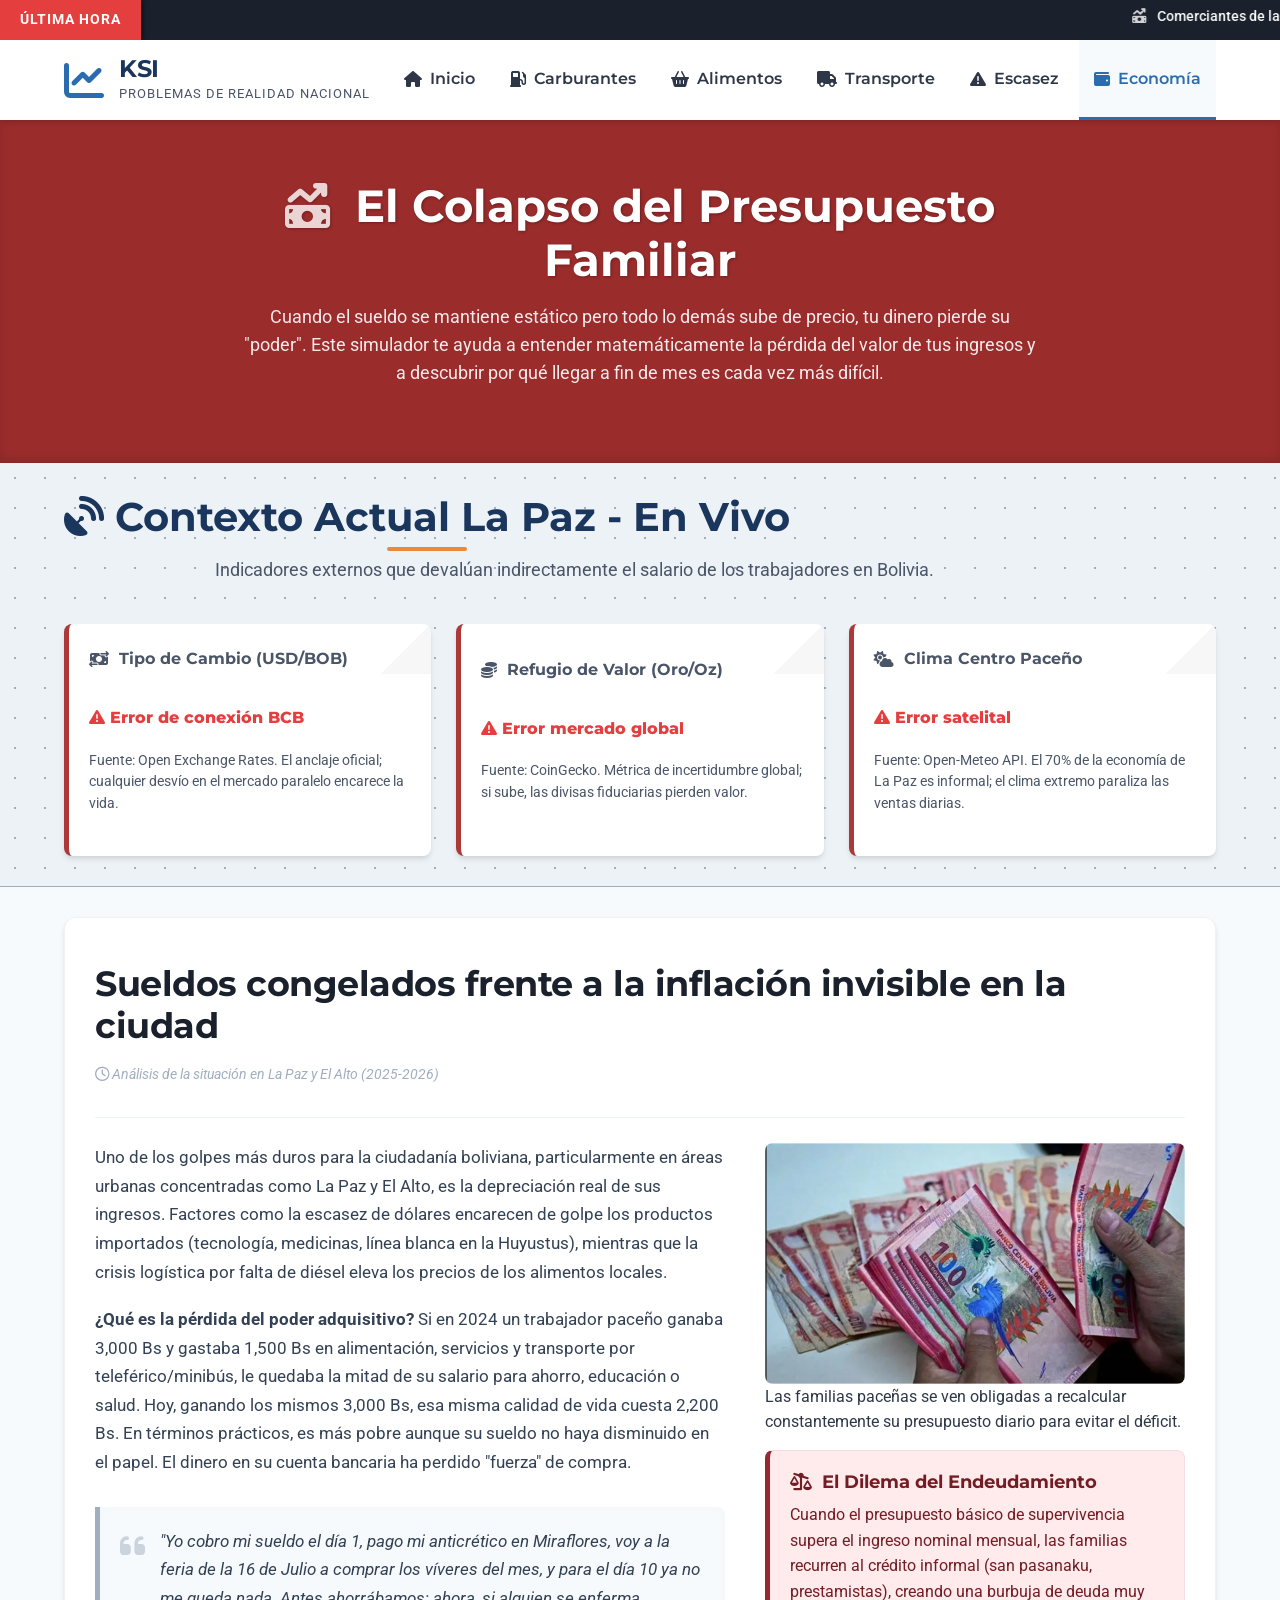
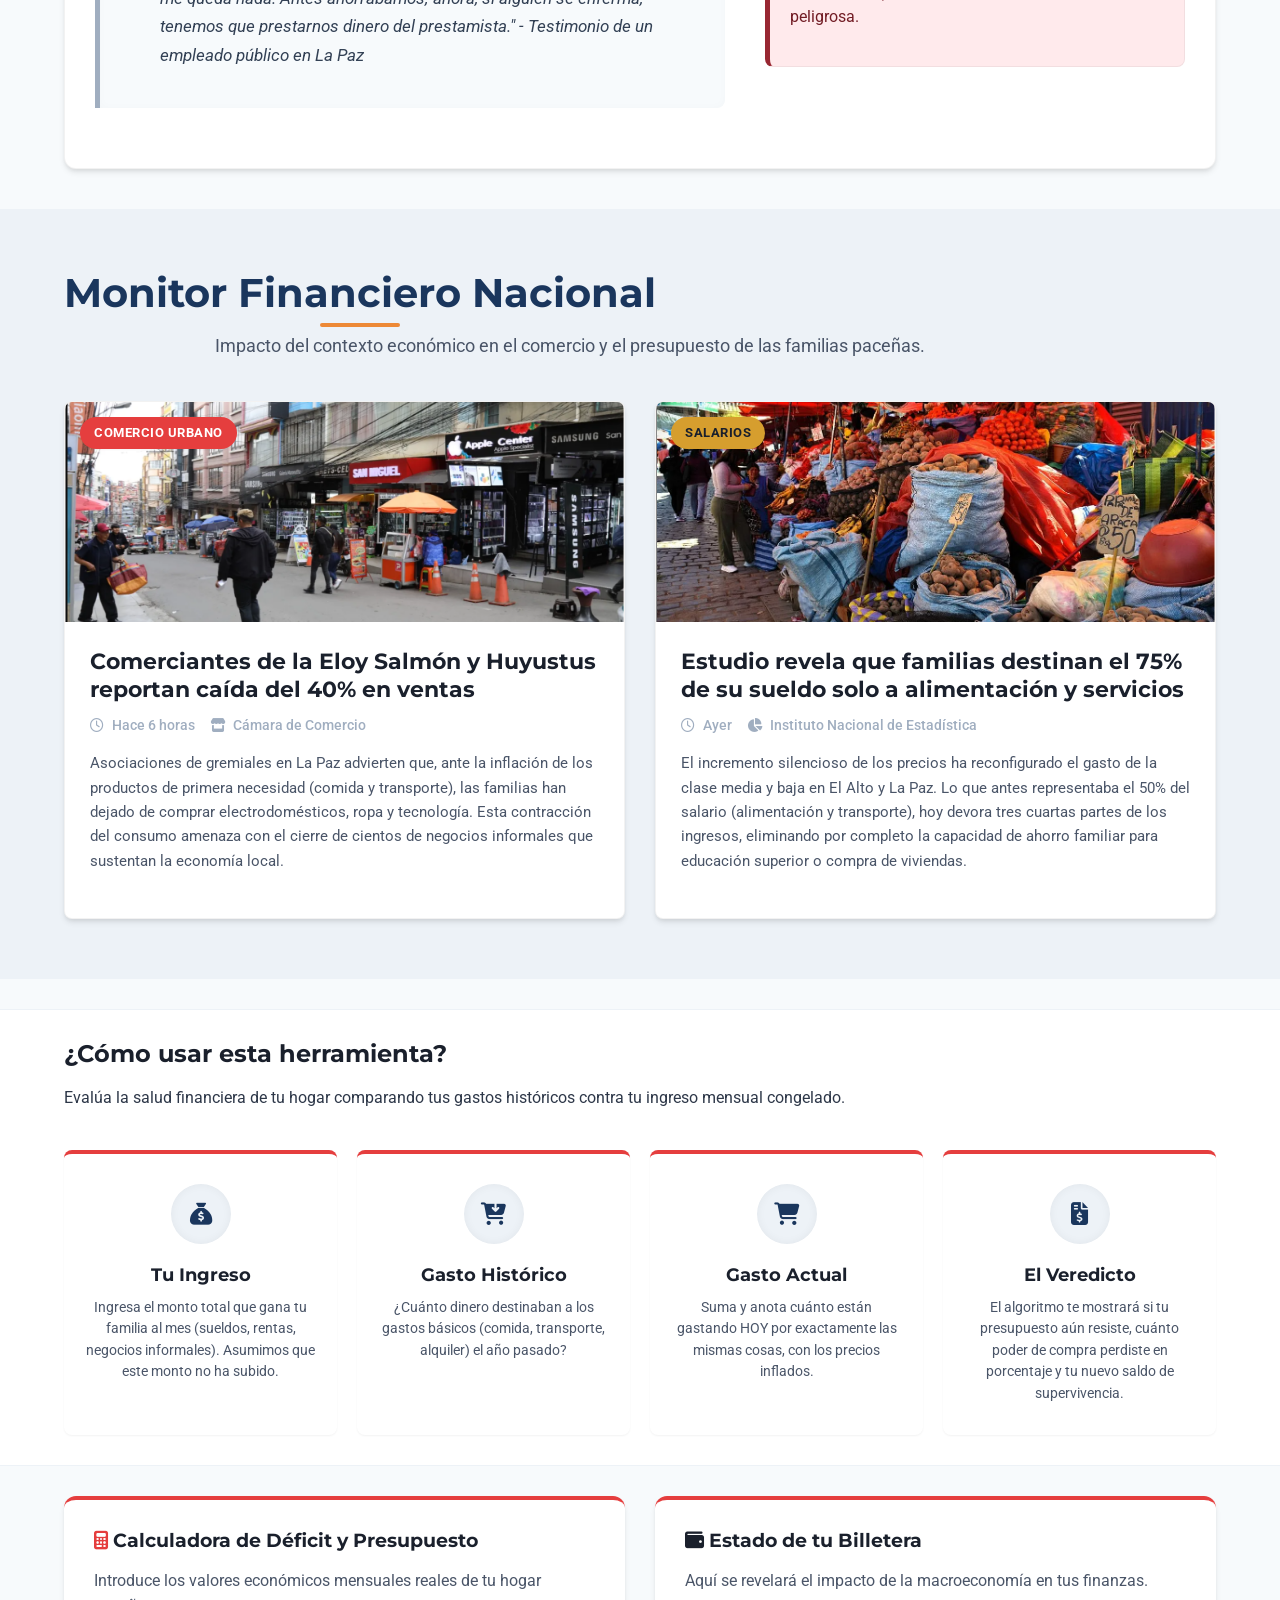
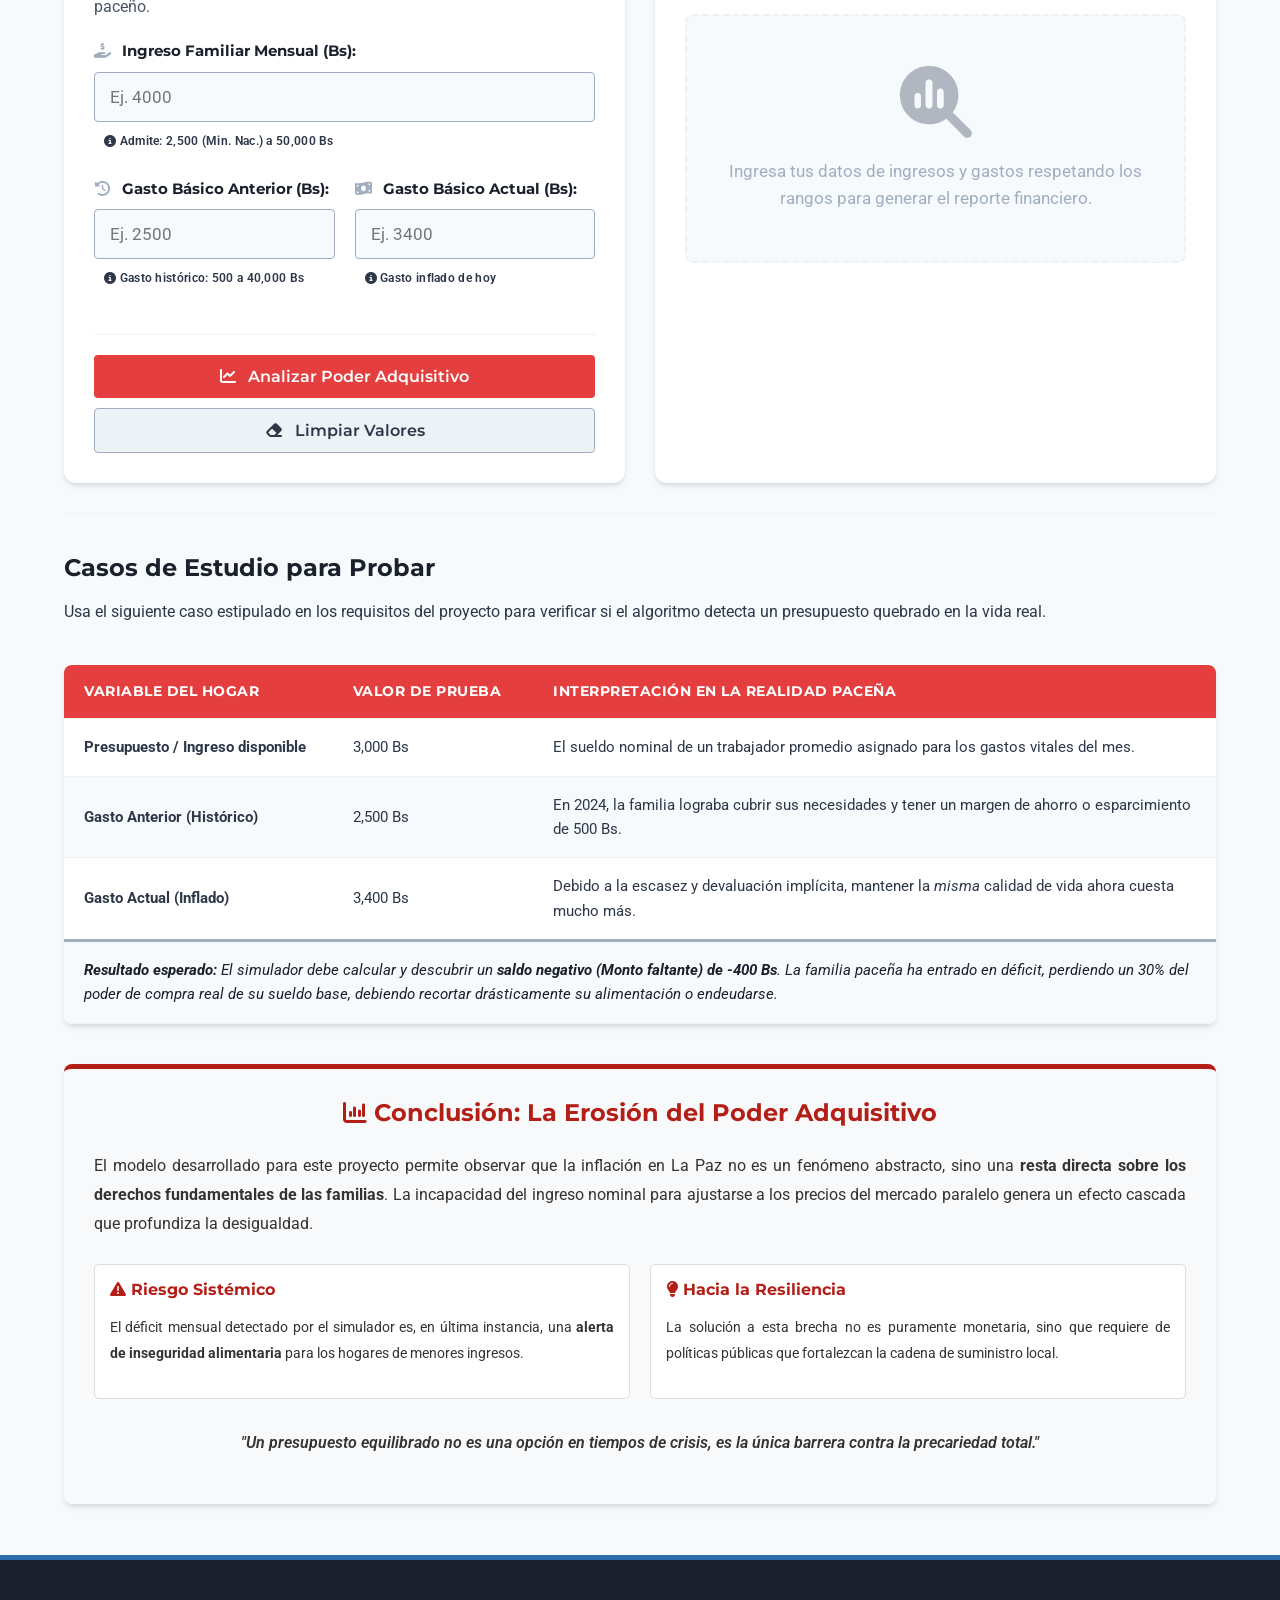
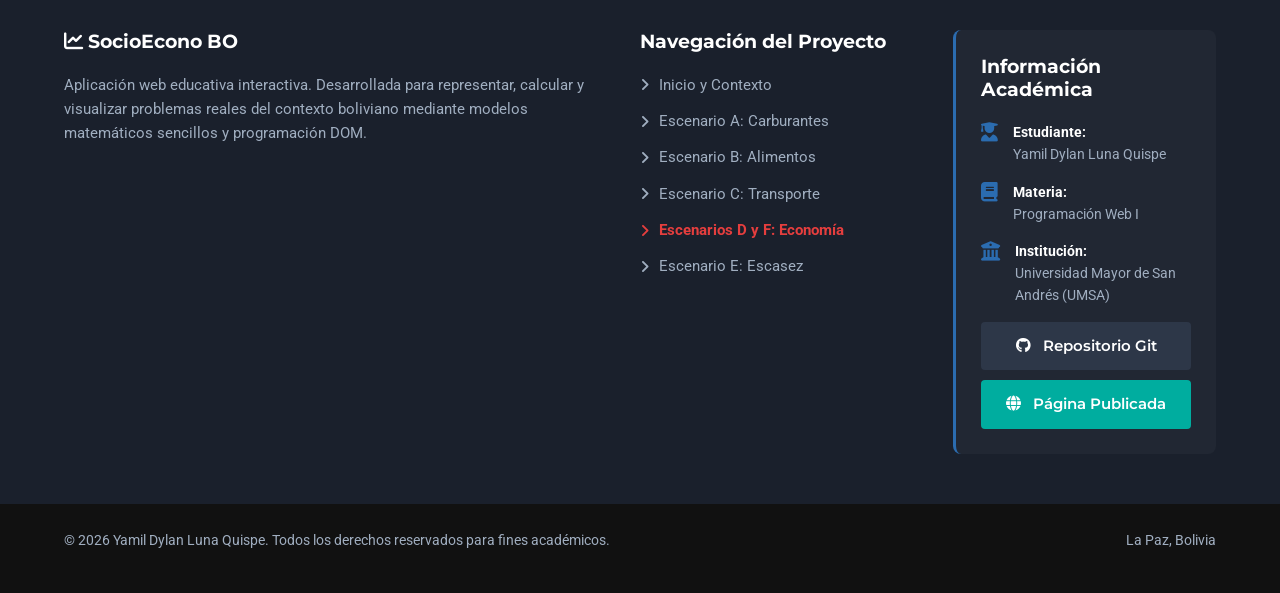
<file: poder_adquisitivo.html>
<!DOCTYPE html>
<html lang="es">
<head>
    <meta charset="UTF-8">
    <meta name="viewport" content="width=device-width, initial-scale=1.0">
    <title>KatariSocioInforma BO | Monitor y Simulador de Crisis Bolivia</title>
    
    <link rel="preconnect" href="https://fonts.googleapis.com">
    <link rel="preconnect" href="https://fonts.gstatic.com" crossorigin>
    <link href="https://fonts.googleapis.com/css2?family=Montserrat:wght@400;600;700;800&family=Roboto:wght@300;400;500;700&display=swap" rel="stylesheet">
    
    <link rel="stylesheet" href="https://cdnjs.cloudflare.com/ajax/libs/font-awesome/6.4.0/css/all.min.css">
    <link rel="stylesheet" href="css/estilos.css">

</head>
<body class="bg-fondo-claro">

    <div class="ticker-noticias">
        <div class="ticker-titulo" style="background-color: var(--color-economia);">ÚLTIMA HORA</div>
        <div class="ticker-contenido">
            <marquee behavior="scroll" direction="left" scrollamount="6">
                <span class="ticker-item"><i class="fa-solid fa-money-bill-trend-up"></i> Comerciantes de la Huyustus y Eloy Salmón reportan caída en ventas por pérdida del poder adquisitivo.</span>
                <span class="ticker-item"><i class="fa-solid fa-chart-pie"></i> INE: La inflación acumulada erosiona el margen de ahorro de las familias de clase media en La Paz.</span>
                <span class="ticker-item"><i class="fa-solid fa-hand-holding-dollar"></i> COB y Gobierno evalúan el impacto de los precios de la canasta básica sobre el salario mínimo nacional.</span>
                <span class="ticker-item"><i class="fa-solid fa-house-crack"></i> Alquileres en Sopocachi y Obrajes sufren reajustes debido a la fluctuación del tipo de cambio.</span>
            </marquee>
        </div>
    </div>

    <header class="header-principal">
        <div class="contenedor header-grid">
            <div class="logo-container">
                <i class="fa-solid fa-chart-line logo-icon"></i>
                <div class="logo-text">
                    <h1>KSI</h1>
                    <span>Problemas de Realidad Nacional</span>
                </div>
            </div>
            
            <nav class="nav-principal">
                <button class="menu-toggle" id="menuToggle" aria-label="Abrir menú">
                    <i class="fa-solid fa-bars"></i>
                </button>
                <ul class="nav-lista" id="navLista">
                    <li><a href="index.html"><i class="fa-solid fa-house"></i> Inicio</a></li>
                    <li><a href="carburantes.html"><i class="fa-solid fa-gas-pump"></i> Carburantes</a></li>
                    <li><a href="alimentos.html"><i class="fa-solid fa-basket-shopping"></i> Alimentos</a></li>
                    <li><a href="transporte.html"><i class="fa-solid fa-truck"></i> Transporte</a></li>
                    <li><a href="escasez.html"><i class="fa-solid fa-triangle-exclamation"></i> Escasez</a></li>
                    <li><a href="poder_adquisitivo.html" class="activo"><i class="fa-solid fa-wallet"></i> Economía</a></li>
                </ul>
            </nav>
        </div>
    </header>

    <main>
        <section class="hero-interno bg-rojo-oscuro text-blanco">
            <div class="contenedor hero-interno-flex">
                <div class="hero-interno-texto">
                    <h2><i class="fa-solid fa-money-bill-trend-up"></i> El Colapso del Presupuesto Familiar</h2>
                    <p>Cuando el sueldo se mantiene estático pero todo lo demás sube de precio, tu dinero pierde su "poder". Este simulador te ayuda a entender matemáticamente la pérdida del valor de tus ingresos y a descubrir por qué llegar a fin de mes es cada vez más difícil.</p>
                </div>
            </div>
        </section>

        <section class="api-section bg-gris-claro py-30">
            <div class="contenedor">
                <div class="section-header">
                    <h2 class="titulo-seccion text-rojo"><i class="fa-solid fa-satellite-dish"></i> Contexto Actual La Paz - En Vivo</h2>
                    <p class="subtitulo-seccion">Indicadores externos que devalúan indirectamente el salario de los trabajadores en Bolivia.</p>
                </div>
                
                <div class="api-dashboard">
                    <div class="api-card" style="border-left-color: rgb(172, 56, 56)">
                        <h4><i class="fa-solid fa-money-bill-transfer"></i> Tipo de Cambio (USD/BOB)</h4>
                        <div id="api-divisa" class="api-data">
                            <span class="api-loading"><i class="fa-solid fa-spinner fa-spin"></i> Consultando BCB...</span>
                        </div>
                        <p class="text-small text-muted mt-10">Fuente: Open Exchange Rates. El anclaje oficial; cualquier desvío en el mercado paralelo encarece la vida.</p>
                    </div>

                    <div class="api-card" style="border-left-color: rgb(172, 56, 56)">
                        <h4><i class="fa-solid fa-coins"></i> Refugio de Valor (Oro/Oz)</h4>
                        <div id="api-oro" class="api-data">
                            <span class="api-loading"><i class="fa-solid fa-spinner fa-spin"></i> Conectando mercados...</span>
                        </div>
                        <p class="text-small text-muted mt-10">Fuente: CoinGecko. Métrica de incertidumbre global; si sube, las divisas fiduciarias pierden valor.</p>
                    </div>

                    <div class="api-card" style="border-left-color: rgb(172, 56, 56)">
                        <h4><i class="fa-solid fa-cloud-sun"></i> Clima Centro Paceño</h4>
                        <div id="api-clima-lapaz" class="api-data">
                            <span class="api-loading"><i class="fa-solid fa-spinner fa-spin"></i> Obteniendo clima...</span>
                        </div>
                        <p class="text-small text-muted mt-10">Fuente: Open-Meteo API. El 70% de la economía de La Paz es informal; el clima extremo paraliza las ventas diarias.</p>
                    </div>
                </div>
            </div>
        </section>

        <section class="contexto-problema contenedor mt-30">
            <article class="articulo-detallado card-sombra p-30 bg-blanco border-top-rojo">
                <div class="articulo-header">
                    <h3>Sueldos congelados frente a la inflación invisible en la ciudad</h3>
                    <p class="fecha-articulo"><i class="fa-regular fa-clock"></i> Análisis de la situación en La Paz y El Alto (2025-2026)</p>
                </div>
                
                <div class="articulo-cuerpo grid-2-columnas">
                    <div class="texto-principal">
                        <p>Uno de los golpes más duros para la ciudadanía boliviana, particularmente en áreas urbanas concentradas como La Paz y El Alto, es la depreciación real de sus ingresos. Factores como la escasez de dólares encarecen de golpe los productos importados (tecnología, medicinas, línea blanca en la Huyustus), mientras que la crisis logística por falta de diésel eleva los precios de los alimentos locales.</p>
                        
                        <p><strong>¿Qué es la pérdida del poder adquisitivo?</strong> Si en 2024 un trabajador paceño ganaba 3,000 Bs y gastaba 1,500 Bs en alimentación, servicios y transporte por teleférico/minibús, le quedaba la mitad de su salario para ahorro, educación o salud. Hoy, ganando los mismos 3,000 Bs, esa misma calidad de vida cuesta 2,200 Bs. En términos prácticos, es más pobre aunque su sueldo no haya disminuido en el papel. El dinero en su cuenta bancaria ha perdido "fuerza" de compra.</p>
                        
                        <div class="cita-destacada bg-rojo-claro">
                            <i class="fa-solid fa-quote-left text-rojo"></i>
                            <p>"Yo cobro mi sueldo el día 1, pago mi anticrético en Miraflores, voy a la feria de la 16 de Julio a comprar los víveres del mes, y para el día 10 ya no me queda nada. Antes ahorrábamos; ahora, si alguien se enferma, tenemos que prestarnos dinero del prestamista." - <em>Testimonio de un empleado público en La Paz</em></p>
                        </div>
                    </div>
                    
                    <div class="imagen-lateral">
                        <figure>
                            <img src="img/inflacion.png" alt="Queja de Familias por el dinero" class="img-responsive img-rounded sombra-ligera">
                            <figcaption>Las familias paceñas se ven obligadas a recalcular constantemente su presupuesto diario para evitar el déficit.</figcaption>
                        </figure>
                        
                        <div class="info-box mt-15" style="background-color: #ffeaec; border-left: 5px solid #982732;">
                            <h4 style="color: #721c24;"><i class="fa-solid fa-scale-unbalanced-flip"></i> El Dilema del Endeudamiento</h4>
                            <p style="color: #721c24;">Cuando el presupuesto básico de supervivencia supera el ingreso nominal mensual, las familias recurren al crédito informal (san pasanaku, prestamistas), creando una burbuja de deuda muy peligrosa.</p>
                        </div>
                    </div>
                </div>
            </article>
        </section>

        <section id="noticias" class="noticias-section bg-claro mt-40">
            <div class="contenedor">
                <div class="section-header center-text">
                    <h2 class="titulo-seccion text-rojo">Monitor Financiero Nacional</h2>
                    <p class="subtitulo-seccion">Impacto del contexto económico en el comercio y el presupuesto de las familias paceñas.</p>
                </div>

                <div class="grid-noticias-extendido">
                    <article class="card-noticia-larga">
                        <figure class="card-img-larga">
                            <img src="img/caida_electrodomesticos.png" alt="Comercio informal La Paz">
                            <span class="badge-categoria categoria-peligro">Comercio Urbano</span>
                        </figure>
                        <div class="card-body-largo">
                            <h3>Comerciantes de la Eloy Salmón y Huyustus reportan caída del 40% en ventas</h3>
                            <div class="meta-noticia">
                                <span><i class="fa-regular fa-clock"></i> Hace 6 horas</span>
                                <span><i class="fa-solid fa-store"></i> Cámara de Comercio</span>
                            </div>
                            <p>Asociaciones de gremiales en La Paz advierten que, ante la inflación de los productos de primera necesidad (comida y transporte), las familias han dejado de comprar electrodomésticos, ropa y tecnología. Esta contracción del consumo amenaza con el cierre de cientos de negocios informales que sustentan la economía local.</p>
                        </div>
                    </article>

                    <article class="card-noticia-larga">
                        <figure class="card-img-larga">
                            <img src="img/dinero_alimentos.png" alt="Billetes y monedas">
                            <span class="badge-categoria categoria-alerta">Salarios</span>
                        </figure>
                        <div class="card-body-largo">
                            <h3>Estudio revela que familias destinan el 75% de su sueldo solo a alimentación y servicios</h3>
                            <div class="meta-noticia">
                                <span><i class="fa-regular fa-clock"></i> Ayer</span>
                                <span><i class="fa-solid fa-chart-pie"></i> Instituto Nacional de Estadística</span>
                            </div>
                            <p>El incremento silencioso de los precios ha reconfigurado el gasto de la clase media y baja en El Alto y La Paz. Lo que antes representaba el 50% del salario (alimentación y transporte), hoy devora tres cuartas partes de los ingresos, eliminando por completo la capacidad de ahorro familiar para educación superior o compra de viviendas.</p>
                        </div>
                    </article>
                </div>
            </div>
        </section>

        <section class="instrucciones-simulador bg-blanco py-30 mt-30">
            <div class="contenedor">
                <div class="section-header center-text">
                    <h2>¿Cómo usar esta herramienta?</h2>
                    <p>Evalúa la salud financiera de tu hogar comparando tus gastos históricos contra tu ingreso mensual congelado.</p>
                </div>
                
                <div class="grid-instrucciones">
                    <div class="instruccion-paso card-simple border-top-rojo">
                        <div class="paso-icono bg-rojo text-blanco"><i class="fa-solid fa-sack-dollar"></i></div>
                        <h4>Tu Ingreso</h4>
                        <p>Ingresa el monto total que gana tu familia al mes (sueldos, rentas, negocios informales). Asumimos que este monto no ha subido.</p>
                    </div>
                    <div class="instruccion-paso card-simple border-top-rojo">
                        <div class="paso-icono bg-rojo text-blanco"><i class="fa-solid fa-cart-arrow-down"></i></div>
                        <h4>Gasto Histórico</h4>
                        <p>¿Cuánto dinero destinaban a los gastos básicos (comida, transporte, alquiler) el año pasado?</p>
                    </div>
                    <div class="instruccion-paso card-simple border-top-rojo">
                        <div class="paso-icono bg-rojo text-blanco"><i class="fa-solid fa-cart-shopping"></i></div>
                        <h4>Gasto Actual</h4>
                        <p>Suma y anota cuánto están gastando HOY por exactamente las mismas cosas, con los precios inflados.</p>
                    </div>
                    <div class="instruccion-paso card-simple border-top-rojo">
                        <div class="paso-icono bg-rojo text-blanco"><i class="fa-solid fa-file-invoice-dollar"></i></div>
                        <h4>El Veredicto</h4>
                        <p>El algoritmo te mostrará si tu presupuesto aún resiste, cuánto poder de compra perdiste en porcentaje y tu nuevo saldo de supervivencia.</p>
                    </div>
                </div>
            </div>
        </section>

        <section class="simulador-app contenedor mt-30 mb-30" id="simulador-area">
            <div class="grid-simulador">
                
                <div class="panel-formulario card-sombra bg-blanco p-30 border-top-rojo">
                    <h3><i class="fa-solid fa-calculator text-rojo"></i> Calculadora de Déficit y Presupuesto</h3>
                    <p class="mb-20 text-muted">Introduce los valores económicos mensuales reales de tu hogar paceño.</p>
                    
                    <form id="formEconomia" class="formulario-estilizado">
                        
                        <div class="form-grupo">
                            <label for="ingresoMensual"><i class="fa-solid fa-hand-holding-dollar"></i> Ingreso Familiar Mensual (Bs):</label>
                            <input type="number" id="ingresoMensual" min="2500" max="50000" placeholder="Ej. 4000" required>
                            <span class="rango-indicador"><i class="fa-solid fa-circle-info"></i> Admite: 2,500 (Min. Nac.) a 50,000 Bs</span>
                        </div>
                        
                        <div class="grid-2-columnas-form mt-10">
                            <div class="form-grupo">
                                <label for="gastoAnterior"><i class="fa-solid fa-clock-rotate-left"></i> Gasto Básico Anterior (Bs):</label>
                                <input type="number" id="gastoAnterior" min="500" max="40000" placeholder="Ej. 2500" required>
                                <span class="rango-indicador"><i class="fa-solid fa-circle-info"></i> Gasto histórico: 500 a 40,000 Bs</span>
                            </div>
                            
                            <div class="form-grupo">
                                <label for="gastoActual"><i class="fa-solid fa-money-bill-wave text-rojo"></i> Gasto Básico Actual (Bs):</label>
                                <input type="number" id="gastoActual" min="500" max="50000" placeholder="Ej. 3400" required>
                                <span class="rango-indicador"><i class="fa-solid fa-circle-info"></i> Gasto inflado de hoy</span>
                            </div>
                        </div>

                        <div class="form-acciones mt-20">
                            <button type="submit" class="btn btn-rojo btn-block" id="btnCalcularEconomia">
                                <i class="fa-solid fa-chart-line"></i> Analizar Poder Adquisitivo
                            </button>
                            <button type="reset" class="btn btn-secundario btn-block mt-10" id="btnLimpiarEconomia">
                                <i class="fa-solid fa-eraser"></i> Limpiar Valores
                            </button>
                        </div>
                    </form>
                </div>

                <div class="panel-resultados card-sombra bg-blanco p-30 border-top-rojo">
                    <h3><i class="fa-solid fa-wallet"></i> Estado de tu Billetera</h3>
                    <p class="mb-20 text-muted">Aquí se revelará el impacto de la macroeconomía en tus finanzas.</p>
                    
                    <div id="areaResultadosEconomia" class="contenedor-resultados vacio">
                        <div class="estado-vacio">
                            <i class="fa-solid fa-magnifying-glass-chart icono-gigante text-muted"></i>
                            <p>Ingresa tus datos de ingresos y gastos respetando los rangos para generar el reporte financiero.</p>
                        </div>
                    </div>
                    
                    <div class="conclusiones-box mt-20" id="conclusionesEconomia" style="display: none;">
                        <h4><i class="fa-solid fa-scale-balanced text-rojo"></i> Diagnóstico de Supervivencia</h4>
                        <p id="textoConclusionEconomia"></p>
                    </div>
                </div>

            </div>
        </section>

        <section class="casos-estudio contenedor mt-30 mb-40">
            <div class="section-header">
                <h2>Casos de Estudio para Probar</h2>
                <p>Usa el siguiente caso estipulado en los requisitos del proyecto para verificar si el algoritmo detecta un presupuesto quebrado en la vida real.</p>
            </div>
            
            <div class="tabla-responsive card-sombra">
                <table class="tabla-datos tabla-roja">
                    <thead>
                        <tr>
                            <th>Variable del Hogar</th>
                            <th>Valor de Prueba</th>
                            <th>Interpretación en la Realidad Paceña</th>
                        </tr>
                    </thead>
                    <tbody>
                        <tr>
                            <td><strong>Presupuesto / Ingreso disponible</strong></td>
                            <td>3,000 Bs</td>
                            <td>El sueldo nominal de un trabajador promedio asignado para los gastos vitales del mes.</td>
                        </tr>
                        <tr>
                            <td><strong>Gasto Anterior (Histórico)</strong></td>
                            <td>2,500 Bs</td>
                            <td>En 2024, la familia lograba cubrir sus necesidades y tener un margen de ahorro o esparcimiento de 500 Bs.</td>
                        </tr>
                        <tr>
                            <td><strong>Gasto Actual (Inflado)</strong></td>
                            <td>3,400 Bs</td>
                            <td>Debido a la escasez y devaluación implícita, mantener la <em>misma</em> calidad de vida ahora cuesta mucho más.</td>
                        </tr>
                    </tbody>
                    <tfoot>
                        <tr>
                            <td colspan="3">
                                <strong>Resultado esperado:</strong> El simulador debe calcular y descubrir un <strong>saldo negativo (Monto faltante) de -400 Bs</strong>. La familia paceña ha entrado en déficit, perdiendo un 30% del poder de compra real de su sueldo base, debiendo recortar drásticamente su alimentación o endeudarse.
                            </td>
                        </tr>
                    </tfoot>
                </table>
            </div>
        </section>
        <!-- ANÁLISIS DE CIERRE: IMPACTO SOCIOECONÓMICO -->
        <section class="contenedor mt-50 mb-50">
            <div class="card-sombra p-30" style="background-color: #f8f9fa; border-top: 5px solid #b31f17; border-radius: 8px;">
                <h2 style="color: #b31f17; text-align: center;"><i class="fa-solid fa-chart-column"></i> Conclusión: La Erosión del Poder Adquisitivo</h2>
                <div style="margin-top: 25px; line-height: 1.8; color: #333; text-align: justify;">
                    <p>
                        El modelo desarrollado para este proyecto permite observar que la inflación en La Paz no es un fenómeno abstracto, sino una <strong>resta directa sobre los derechos fundamentales de las familias</strong>. La incapacidad del ingreso nominal para ajustarse a los precios del mercado paralelo genera un efecto cascada que profundiza la desigualdad.
                    </p>
                    <div style="display: grid; grid-template-columns: 1fr 1fr; gap: 20px; margin-top: 25px;">
                        <div style="background: white; padding: 15px; border-radius: 5px; border: 1px solid #ddd;">
                            <h4 style="color: #b31f17;"><i class="fa-solid fa-triangle-exclamation"></i> Riesgo Sistémico</h4>
                            <p style="font-size: 0.9em;">El déficit mensual detectado por el simulador es, en última instancia, una <strong>alerta de inseguridad alimentaria</strong> para los hogares de menores ingresos.</p>
                        </div>
                        <div style="background: white; padding: 15px; border-radius: 5px; border: 1px solid #ddd;">
                            <h4 style="color: #b31f17;"><i class="fa-solid fa-lightbulb"></i> Hacia la Resiliencia</h4>
                            <p style="font-size: 0.9em;">La solución a esta brecha no es puramente monetaria, sino que requiere de políticas públicas que fortalezcan la cadena de suministro local.</p>
                        </div>
                    </div>
                    <p style="margin-top: 30px; text-align: center; font-style: italic; font-weight: 600;">
                        "Un presupuesto equilibrado no es una opción en tiempos de crisis, es la única barrera contra la precariedad total."
                    </p>
                </div>
            </div>
        </section>
    </main>
    <br>
    <br>

    <footer class="footer-principal">
        <div class="contenedor footer-grid">
            <div class="footer-columna">
                <div class="logo-text">
                    <h3><i class="fa-solid fa-chart-line"></i> SocioEcono BO</h3>
                </div>
                <p>Aplicación web educativa interactiva. Desarrollada para representar, calcular y visualizar problemas reales del contexto boliviano mediante modelos matemáticos sencillos y programación DOM.</p>
            </div>
            
            <div class="footer-columna">
                <h4>Navegación del Proyecto</h4>
                <ul class="footer-links">
                    <li><a href="index.html"><i class="fa-solid fa-angle-right"></i> Inicio y Contexto</a></li>
                    <li><a href="carburantes.html"><i class="fa-solid fa-angle-right"></i> Escenario A: Carburantes</a></li>
                    <li><a href="alimentos.html"><i class="fa-solid fa-angle-right"></i> Escenario B: Alimentos</a></li>
                    <li><a href="transporte.html"><i class="fa-solid fa-angle-right"></i> Escenario C: Transporte</a></li>
                    <li><a href="poder_adquisitivo.html" style="color: var(--color-economia); font-weight: bold;"><i class="fa-solid fa-angle-right"></i> Escenarios D y F: Economía</a></li>
                    <li><a href="escasez.html"><i class="fa-solid fa-angle-right"></i> Escenario E: Escasez</a></li>
                </ul>
            </div>
            
            <div class="footer-columna caja-creditos">
                <h4>Información Académica</h4>
                <div class="credito-item">
                    <i class="fa-solid fa-user-graduate"></i>
                    <div>
                        <strong>Estudiante:</strong>
                        <p>Yamil Dylan Luna Quispe</p>
                    </div>
                </div>
                <div class="credito-item">
                    <i class="fa-solid fa-book"></i>
                    <div>
                        <strong>Materia:</strong>
                        <p>Programación Web I</p>
                    </div>
                </div>
                <div class="credito-item">
                    <i class="fa-solid fa-building-columns"></i>
                    <div>
                        <strong>Institución:</strong>
                        <p>Universidad Mayor de San Andrés (UMSA)</p>
                    </div>
                </div>
                
                <div class="botones-repo mt-15">
                    <a href="https://github.com/lunayamildylanbs-cell/KSI---Monitor-y-Simulador-de-Crisis-Bolivia.git" target="_blank" class="btn btn-github"><i class="fa-brands fa-github"></i> Repositorio Git</a>
                    <a href="#" class="btn btn-netlify"><i class="fa-solid fa-globe"></i> Página Publicada</a>
                </div>
            </div>
        </div>
        
        <div class="footer-bottom">
            <div class="contenedor flex-between">
                <p>&copy; 2026 Yamil Dylan Luna Quispe. Todos los derechos reservados para fines académicos.</p>
                <p>La Paz, Bolivia</p>
            </div>
        </div>
    </footer>

    <script src="js/script.js"></script>
</body>
</html>
</file>
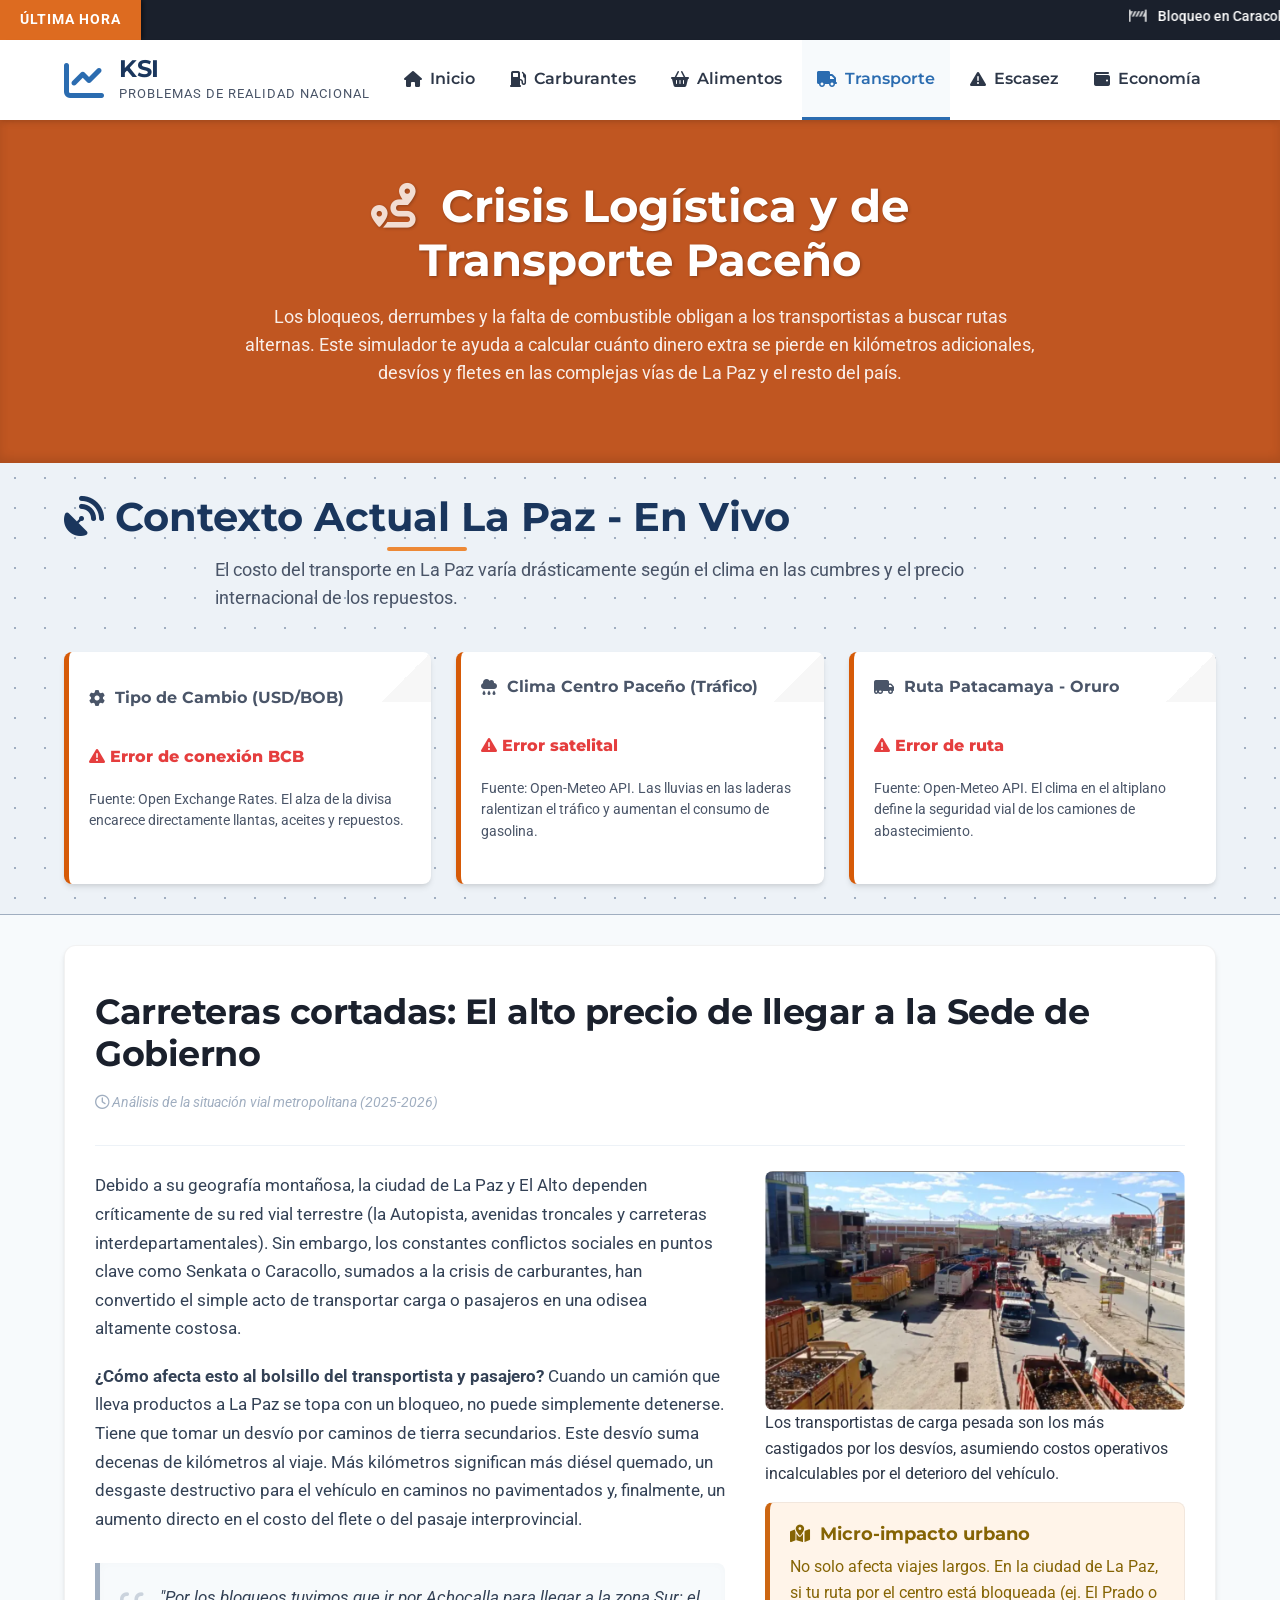
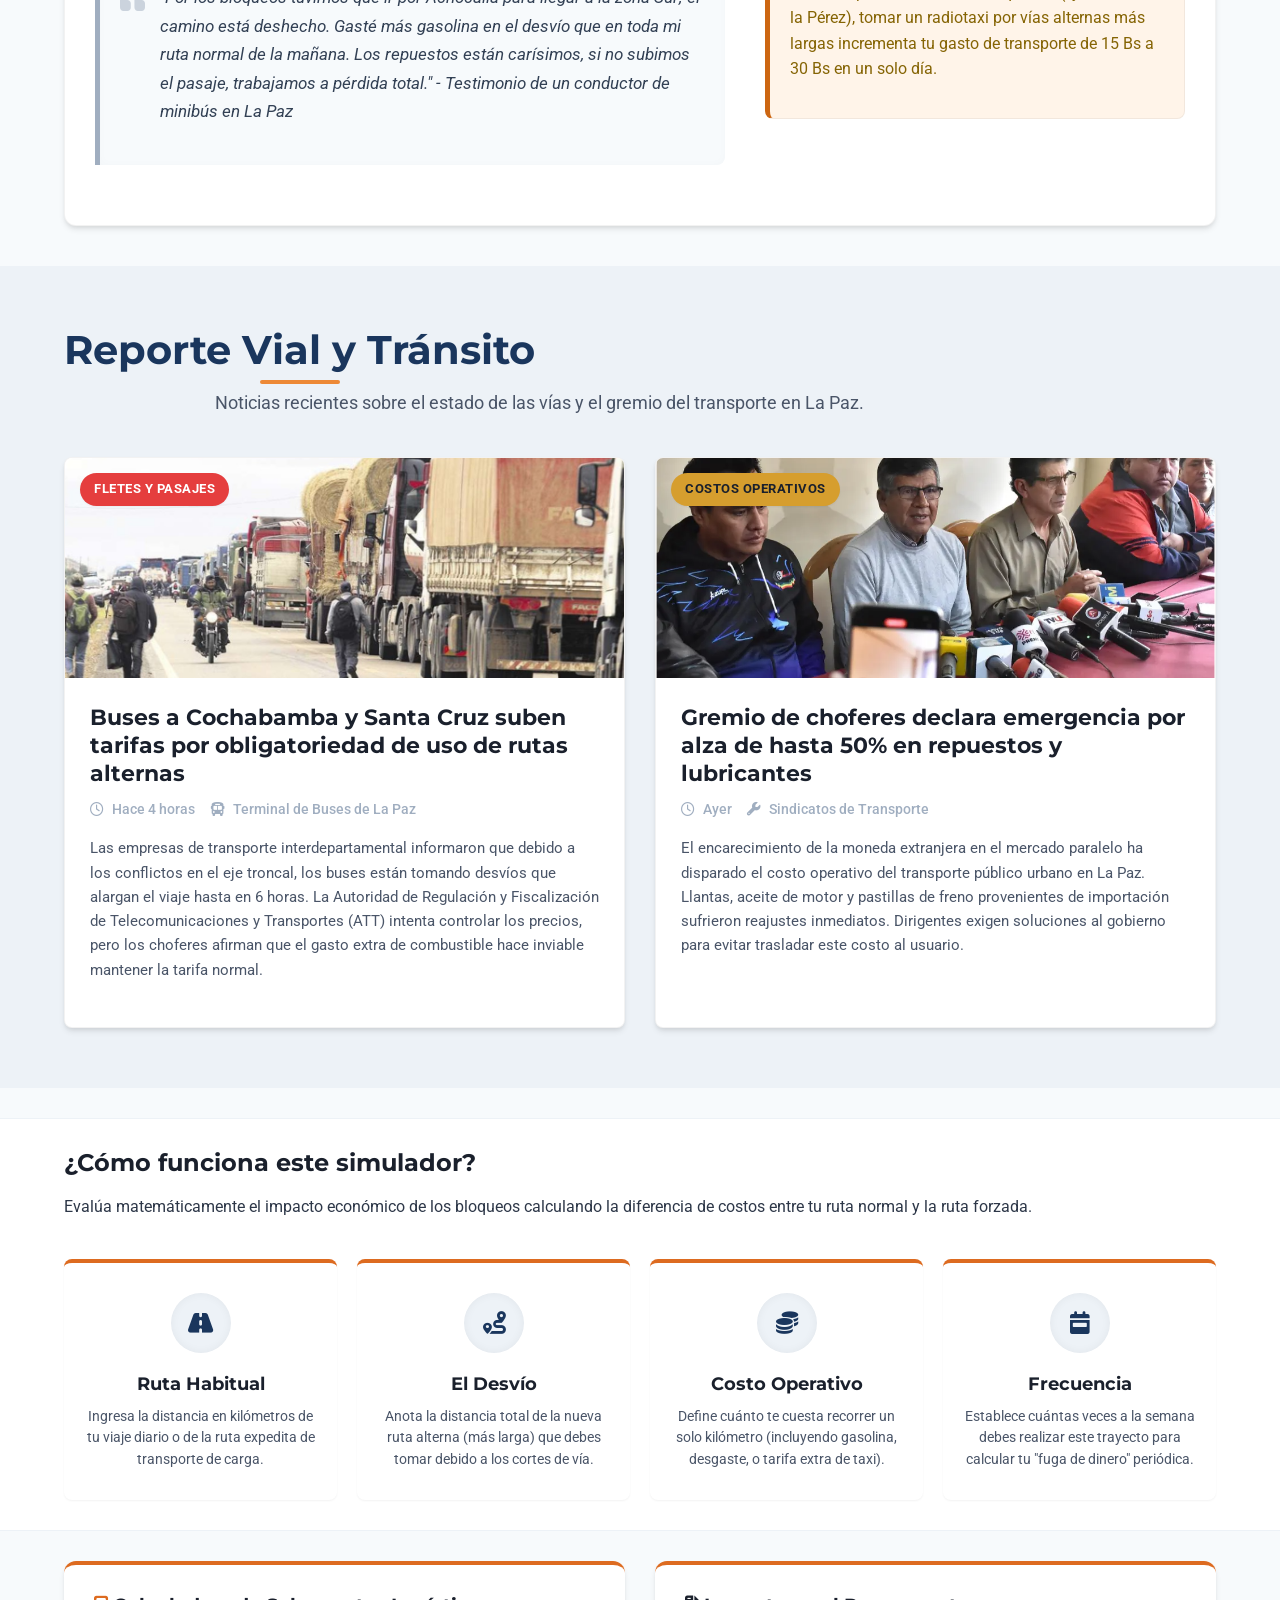
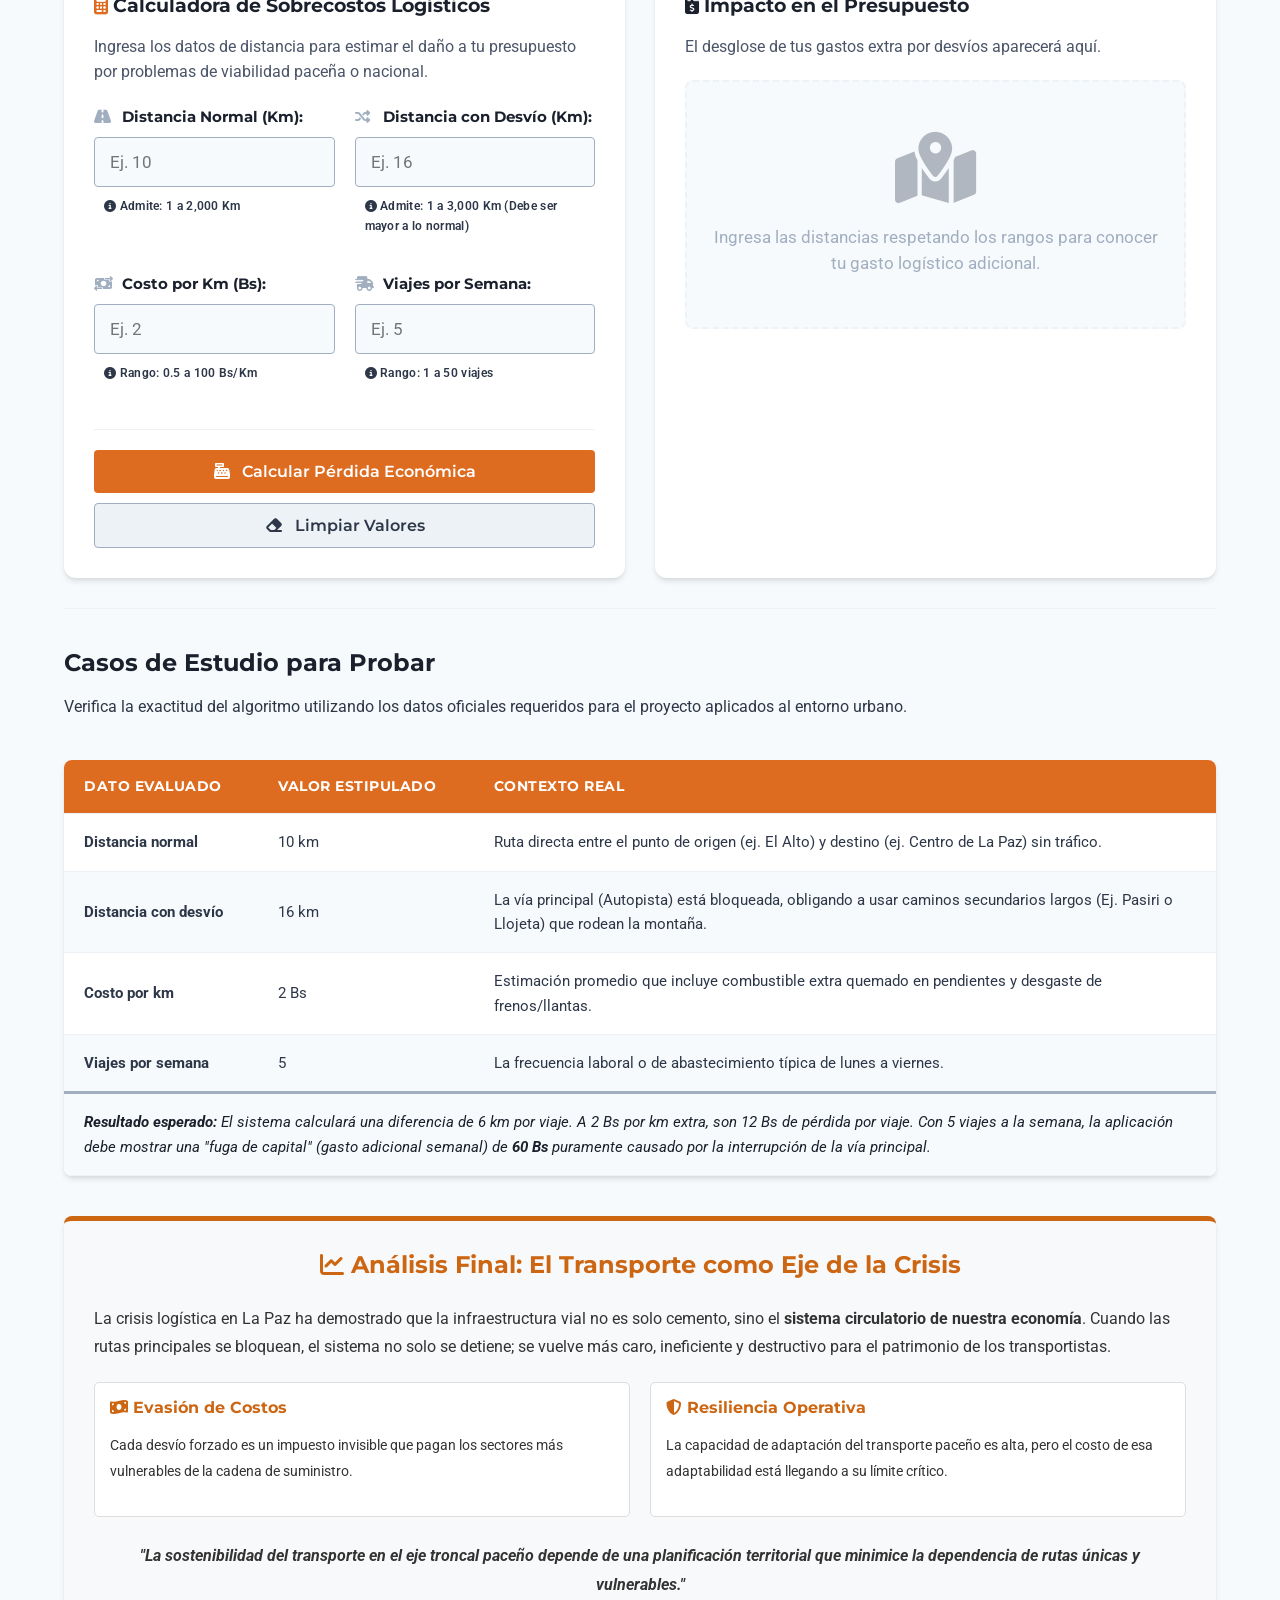
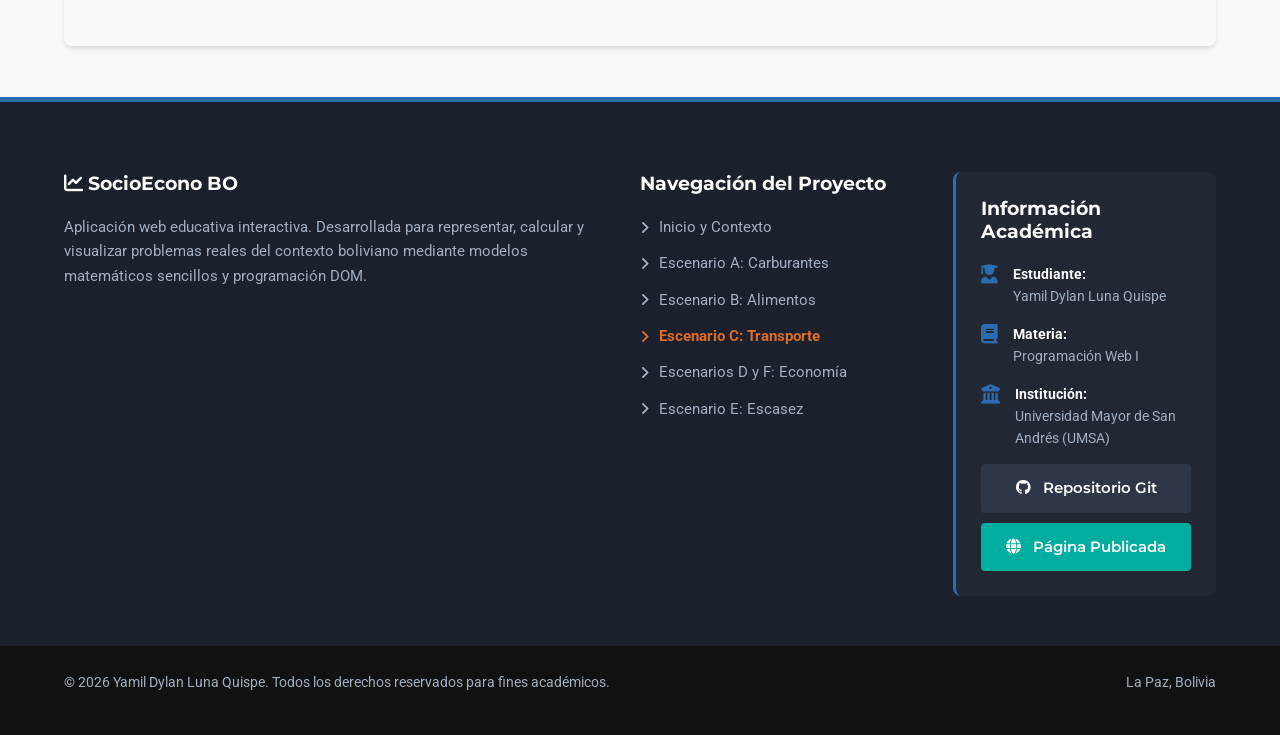
<file: transporte.html>
<!DOCTYPE html>
<html lang="es">
<head>
    <meta charset="UTF-8">
    <meta name="viewport" content="width=device-width, initial-scale=1.0">
    <title>KatariSocioInforma BO | Monitor y Simulador de Crisis Bolivia</title>
    
    <link rel="preconnect" href="https://fonts.googleapis.com">
    <link rel="preconnect" href="https://fonts.gstatic.com" crossorigin>
    <link href="https://fonts.googleapis.com/css2?family=Montserrat:wght@400;600;700;800&family=Roboto:wght@300;400;500;700&display=swap" rel="stylesheet">
    
    <link rel="stylesheet" href="https://cdnjs.cloudflare.com/ajax/libs/font-awesome/6.4.0/css/all.min.css">
    <link rel="stylesheet" href="css/estilos.css">

</head>
<body class="bg-fondo-claro">

    <div class="ticker-noticias">
        <div class="ticker-titulo" style="background-color: var(--color-transporte);">ÚLTIMA HORA</div>
        <div class="ticker-contenido">
            <marquee behavior="scroll" direction="left" scrollamount="6">
                <span class="ticker-item"><i class="fa-solid fa-road-barrier"></i> Bloqueo en Caracollo obliga a buses interdepartamentales a tomar desvíos de tierra, sumando 4 horas al viaje hacia La Paz.</span>
                <span class="ticker-item"><i class="fa-solid fa-bus"></i> Sindicato de Choferes de La Paz advierte posible incremento de pasajes debido al alza en repuestos y llantas.</span>
                <span class="ticker-item"><i class="fa-solid fa-cloud-showers-heavy"></i> Tránsito cortado temporalmente en la carretera a Los Yungas por deslizamientos en la zona de Yerbani.</span>
                <span class="ticker-item"><i class="fa-solid fa-gas-pump"></i> Cisternas con diésel varadas en la ruta a Oruro; advierten retrasos en la llegada de mercadería al Mercado Rodríguez.</span>
            </marquee>
        </div>
    </div>

    <header class="header-principal">
        <div class="contenedor header-grid">
            <div class="logo-container">
                <i class="fa-solid fa-chart-line logo-icon"></i>
                <div class="logo-text">
                    <h1>KSI</h1>
                    <span>Problemas de Realidad Nacional</span>
                </div>
            </div>
            
            <nav class="nav-principal">
                <button class="menu-toggle" id="menuToggle" aria-label="Abrir menú">
                    <i class="fa-solid fa-bars"></i>
                </button>
                <ul class="nav-lista" id="navLista">
                    <li><a href="index.html"><i class="fa-solid fa-house"></i> Inicio</a></li>
                    <li><a href="carburantes.html"><i class="fa-solid fa-gas-pump"></i> Carburantes</a></li>
                    <li><a href="alimentos.html"><i class="fa-solid fa-basket-shopping"></i> Alimentos</a></li>
                    <li><a href="transporte.html" class="activo"><i class="fa-solid fa-truck"></i> Transporte</a></li>
                    <li><a href="escasez.html"><i class="fa-solid fa-triangle-exclamation"></i> Escasez</a></li>
                    <li><a href="poder_adquisitivo.html"><i class="fa-solid fa-wallet"></i> Economía</a></li>
                </ul>
            </nav>
        </div>
    </header>

    <main>
        <section class="hero-interno bg-naranja-oscuro text-blanco">
            <div class="contenedor hero-interno-flex">
                <div class="hero-interno-texto">
                    <h2><i class="fa-solid fa-route"></i> Crisis Logística y de Transporte Paceño</h2>
                    <p>Los bloqueos, derrumbes y la falta de combustible obligan a los transportistas a buscar rutas alternas. Este simulador te ayuda a calcular cuánto dinero extra se pierde en kilómetros adicionales, desvíos y fletes en las complejas vías de La Paz y el resto del país.</p>
                </div>
            </div>
        </section>

        <section class="api-section bg-gris-claro py-30">
            <div class="contenedor">
                <div class="section-header">
                    <h2 class="titulo-seccion text-naranja"><i class="fa-solid fa-satellite-dish"></i> Contexto Actual La Paz - En Vivo</h2>
                    <p class="subtitulo-seccion">El costo del transporte en La Paz varía drásticamente según el clima en las cumbres y el precio internacional de los repuestos.</p>
                </div>
                
                <div class="api-dashboard">
                    <div class="api-card" style="border-left-color: rgb(214, 90, 7)">
                        <h4><i class="fa-solid fa-gear"></i> Tipo de Cambio (USD/BOB)</h4>
                        <div id="api-divisa" class="api-data">
                            <span class="api-loading"><i class="fa-solid fa-spinner fa-spin"></i> Consultando BCB...</span>
                        </div>
                        <p class="text-small text-muted mt-10">Fuente: Open Exchange Rates. El alza de la divisa encarece directamente llantas, aceites y repuestos.</p>
                    </div>

                    <div class="api-card" style="border-left-color: rgb(214, 90, 7)">
                        <h4><i class="fa-solid fa-cloud-rain"></i> Clima Centro Paceño (Tráfico)</h4>
                        <div id="api-clima-lapaz" class="api-data">
                            <span class="api-loading"><i class="fa-solid fa-spinner fa-spin"></i> Conectando SENAMHI...</span>
                        </div>
                        <p class="text-small text-muted mt-10">Fuente: Open-Meteo API. Las lluvias en las laderas ralentizan el tráfico y aumentan el consumo de gasolina.</p>
                    </div>

                    <div class="api-card" style="border-left-color: rgb(214, 90, 7)">
                        <h4><i class="fa-solid fa-truck-moving"></i> Ruta Patacamaya - Oruro</h4>
                        <div id="api-ruta" class="api-data">
                            <span class="api-loading"><i class="fa-solid fa-spinner fa-spin"></i> Obteniendo clima en ruta...</span>
                        </div>
                        <p class="text-small text-muted mt-10">Fuente: Open-Meteo API. El clima en el altiplano define la seguridad vial de los camiones de abastecimiento.</p>
                    </div>
                </div>
            </div>
        </section>

        <section class="contexto-problema contenedor mt-30">
            <article class="articulo-detallado card-sombra p-30 bg-blanco border-top-naranja">
                <div class="articulo-header">
                    <h3>Carreteras cortadas: El alto precio de llegar a la Sede de Gobierno</h3>
                    <p class="fecha-articulo"><i class="fa-regular fa-clock"></i> Análisis de la situación vial metropolitana (2025-2026)</p>
                </div>
                
                <div class="articulo-cuerpo grid-2-columnas">
                    <div class="texto-principal">
                        <p>Debido a su geografía montañosa, la ciudad de La Paz y El Alto dependen críticamente de su red vial terrestre (la Autopista, avenidas troncales y carreteras interdepartamentales). Sin embargo, los constantes conflictos sociales en puntos clave como Senkata o Caracollo, sumados a la crisis de carburantes, han convertido el simple acto de transportar carga o pasajeros en una odisea altamente costosa.</p>
                        
                        <p><strong>¿Cómo afecta esto al bolsillo del transportista y pasajero?</strong> Cuando un camión que lleva productos a La Paz se topa con un bloqueo, no puede simplemente detenerse. Tiene que tomar un desvío por caminos de tierra secundarios. Este desvío suma decenas de kilómetros al viaje. Más kilómetros significan más diésel quemado, un desgaste destructivo para el vehículo en caminos no pavimentados y, finalmente, un aumento directo en el costo del flete o del pasaje interprovincial.</p>
                        
                        <div class="cita-destacada bg-naranja-claro">
                            <i class="fa-solid fa-quote-left text-naranja"></i>
                            <p>"Por los bloqueos tuvimos que ir por Achocalla para llegar a la zona Sur; el camino está deshecho. Gasté más gasolina en el desvío que en toda mi ruta normal de la mañana. Los repuestos están carísimos, si no subimos el pasaje, trabajamos a pérdida total." - <em>Testimonio de un conductor de minibús en La Paz</em></p>
                        </div>
                    </div>
                    
                    <div class="imagen-lateral">
                        <figure>
                            <img src="img/paro.png" alt="Camiones varados en carretera de tierra" class="img-responsive img-rounded sombra-ligera">
                            <figcaption>Los transportistas de carga pesada son los más castigados por los desvíos, asumiendo costos operativos incalculables por el deterioro del vehículo.</figcaption>
                        </figure>
                        
                        <div class="info-box mt-15" style="background-color: #fff4e9; border-left: 5px solid #cc6612;">
                            <h4 style="color: #856404;"><i class="fa-solid fa-map-location-dot"></i> Micro-impacto urbano</h4>
                            <p style="color: #856404;">No solo afecta viajes largos. En la ciudad de La Paz, si tu ruta por el centro está bloqueada (ej. El Prado o la Pérez), tomar un radiotaxi por vías alternas más largas incrementa tu gasto de transporte de 15 Bs a 30 Bs en un solo día.</p>
                        </div>
                    </div>
                </div>
            </article>
        </section>

        <section id="noticias" class="noticias-section bg-claro mt-40">
            <div class="contenedor">
                <div class="section-header center-text">
                    <h2 class="titulo-seccion text-naranja">Reporte Vial y Tránsito</h2>
                    <p class="subtitulo-seccion">Noticias recientes sobre el estado de las vías y el gremio del transporte en La Paz.</p>
                </div>

                <div class="grid-noticias-extendido">
                    <article class="card-noticia-larga">
                        <figure class="card-img-larga">
                            <img src="img/filas_camiones.jpg" alt="Buses de transporte interdepartamental">
                            <span class="badge-categoria categoria-peligro">Fletes y Pasajes</span>
                        </figure>
                        <div class="card-body-largo">
                            <h3>Buses a Cochabamba y Santa Cruz suben tarifas por obligatoriedad de uso de rutas alternas</h3>
                            <div class="meta-noticia">
                                <span><i class="fa-regular fa-clock"></i> Hace 4 horas</span>
                                <span><i class="fa-solid fa-bus"></i> Terminal de Buses de La Paz</span>
                            </div>
                            <p>Las empresas de transporte interdepartamental informaron que debido a los conflictos en el eje troncal, los buses están tomando desvíos que alargan el viaje hasta en 6 horas. La Autoridad de Regulación y Fiscalización de Telecomunicaciones y Transportes (ATT) intenta controlar los precios, pero los choferes afirman que el gasto extra de combustible hace inviable mantener la tarifa normal.</p>
                        </div>
                    </article>

                    <article class="card-noticia-larga">
                        <figure class="card-img-larga">
                            <img src="img/gasolina_lubricantes.png" alt="Repuestos automotrices">
                            <span class="badge-categoria categoria-alerta">Costos Operativos</span>
                        </figure>
                        <div class="card-body-largo">
                            <h3>Gremio de choferes declara emergencia por alza de hasta 50% en repuestos y lubricantes</h3>
                            <div class="meta-noticia">
                                <span><i class="fa-regular fa-clock"></i> Ayer</span>
                                <span><i class="fa-solid fa-wrench"></i> Sindicatos de Transporte</span>
                            </div>
                            <p>El encarecimiento de la moneda extranjera en el mercado paralelo ha disparado el costo operativo del transporte público urbano en La Paz. Llantas, aceite de motor y pastillas de freno provenientes de importación sufrieron reajustes inmediatos. Dirigentes exigen soluciones al gobierno para evitar trasladar este costo al usuario.</p>
                        </div>
                    </article>
                </div>
            </div>
        </section>

        <section class="instrucciones-simulador bg-blanco py-30 mt-30">
            <div class="contenedor">
                <div class="section-header center-text">
                    <h2>¿Cómo funciona este simulador?</h2>
                    <p>Evalúa matemáticamente el impacto económico de los bloqueos calculando la diferencia de costos entre tu ruta normal y la ruta forzada.</p>
                </div>
                
                <div class="grid-instrucciones">
                    <div class="instruccion-paso card-simple border-top-naranja">
                        <div class="paso-icono bg-naranja text-blanco"><i class="fa-solid fa-road"></i></div>
                        <h4>Ruta Habitual</h4>
                        <p>Ingresa la distancia en kilómetros de tu viaje diario o de la ruta expedita de transporte de carga.</p>
                    </div>
                    <div class="instruccion-paso card-simple border-top-naranja">
                        <div class="paso-icono bg-naranja text-blanco"><i class="fa-solid fa-route"></i></div>
                        <h4>El Desvío</h4>
                        <p>Anota la distancia total de la nueva ruta alterna (más larga) que debes tomar debido a los cortes de vía.</p>
                    </div>
                    <div class="instruccion-paso card-simple border-top-naranja">
                        <div class="paso-icono bg-naranja text-blanco"><i class="fa-solid fa-coins"></i></div>
                        <h4>Costo Operativo</h4>
                        <p>Define cuánto te cuesta recorrer un solo kilómetro (incluyendo gasolina, desgaste, o tarifa extra de taxi).</p>
                    </div>
                    <div class="instruccion-paso card-simple border-top-naranja">
                        <div class="paso-icono bg-naranja text-blanco"><i class="fa-solid fa-calendar-week"></i></div>
                        <h4>Frecuencia</h4>
                        <p>Establece cuántas veces a la semana debes realizar este trayecto para calcular tu "fuga de dinero" periódica.</p>
                    </div>
                </div>
            </div>
        </section>

        <section class="simulador-app contenedor mt-30 mb-30" id="simulador-area">
            <div class="grid-simulador">
                
                <div class="panel-formulario card-sombra bg-blanco p-30 border-top-naranja">
                    <h3><i class="fa-solid fa-calculator text-naranja"></i> Calculadora de Sobrecostos Logísticos</h3>
                    <p class="mb-20 text-muted">Ingresa los datos de distancia para estimar el daño a tu presupuesto por problemas de viabilidad paceña o nacional.</p>
                    
                    <form id="formTransporte" class="formulario-estilizado">
                        
                        <div class="grid-2-columnas-form">
                            <div class="form-grupo">
                                <label for="distanciaNormal"><i class="fa-solid fa-road"></i> Distancia Normal (Km):</label>
                                <input type="number" id="distanciaNormal" step="0.1" min="1" max="2000" placeholder="Ej. 10" required>
                                <span class="rango-indicador"><i class="fa-solid fa-circle-info"></i> Admite: 1 a 2,000 Km</span>
                            </div>
                            
                            <div class="form-grupo">
                                <label for="distanciaDesvio"><i class="fa-solid fa-shuffle text-naranja"></i> Distancia con Desvío (Km):</label>
                                <input type="number" id="distanciaDesvio" step="0.1" min="1" max="3000" placeholder="Ej. 16" required>
                                <span class="rango-indicador"><i class="fa-solid fa-circle-info"></i> Admite: 1 a 3,000 Km (Debe ser mayor a lo normal)</span>
                            </div>
                        </div>
                        
                        <div class="grid-2-columnas-form mt-10">
                            <div class="form-grupo">
                                <label for="costoKilometro"><i class="fa-solid fa-money-bill-transfer"></i> Costo por Km (Bs):</label>
                                <input type="number" id="costoKilometro" step="0.10" min="0.5" max="100" placeholder="Ej. 2" required>
                                <span class="rango-indicador"><i class="fa-solid fa-circle-info"></i> Rango: 0.5 a 100 Bs/Km</span>
                            </div>
                            
                            <div class="form-grupo">
                                <label for="viajesSemana"><i class="fa-solid fa-truck-fast"></i> Viajes por Semana:</label>
                                <input type="number" id="viajesSemana" min="1" max="50" placeholder="Ej. 5" required>
                                <span class="rango-indicador"><i class="fa-solid fa-circle-info"></i> Rango: 1 a 50 viajes</span>
                            </div>
                        </div>

                        <div class="form-acciones mt-20">
                            <button type="submit" class="btn btn-naranja btn-block" id="btnCalcularTransporte">
                                <i class="fa-solid fa-cash-register"></i> Calcular Pérdida Económica
                            </button>
                            <button type="reset" class="btn btn-secundario btn-block mt-10" id="btnLimpiarTransporte">
                                <i class="fa-solid fa-eraser"></i> Limpiar Valores
                            </button>
                        </div>
                    </form>
                </div>

                <div class="panel-resultados card-sombra bg-blanco p-30 border-top-naranja">
                    <h3><i class="fa-solid fa-file-invoice-dollar"></i> Impacto en el Presupuesto</h3>
                    <p class="mb-20 text-muted">El desglose de tus gastos extra por desvíos aparecerá aquí.</p>
                    
                    <div id="areaResultadosTransporte" class="contenedor-resultados vacio">
                        <div class="estado-vacio">
                            <i class="fa-solid fa-map-location-dot icono-gigante text-muted"></i>
                            <p>Ingresa las distancias respetando los rangos para conocer tu gasto logístico adicional.</p>
                        </div>
                    </div>
                    
                    <div class="conclusiones-box mt-20" id="conclusionesTransporte" style="display: none;">
                        <h4><i class="fa-solid fa-triangle-exclamation text-naranja"></i> Conclusión del Análisis</h4>
                        <p id="textoConclusionTransporte"></p>
                    </div>
                </div>

            </div>
        </section>

        <section class="casos-estudio contenedor mt-30 mb-40">
            <div class="section-header">
                <h2>Casos de Estudio para Probar</h2>
                <p>Verifica la exactitud del algoritmo utilizando los datos oficiales requeridos para el proyecto aplicados al entorno urbano.</p>
            </div>
            
            <div class="tabla-responsive card-sombra">
                <table class="tabla-datos tabla-naranja">
                    <thead>
                        <tr>
                            <th>Dato Evaluado</th>
                            <th>Valor Estipulado</th>
                            <th>Contexto Real</th>
                        </tr>
                    </thead>
                    <tbody>
                        <tr>
                            <td><strong>Distancia normal</strong></td>
                            <td>10 km</td>
                            <td>Ruta directa entre el punto de origen (ej. El Alto) y destino (ej. Centro de La Paz) sin tráfico.</td>
                        </tr>
                        <tr>
                            <td><strong>Distancia con desvío</strong></td>
                            <td>16 km</td>
                            <td>La vía principal (Autopista) está bloqueada, obligando a usar caminos secundarios largos (Ej. Pasiri o Llojeta) que rodean la montaña.</td>
                        </tr>
                        <tr>
                            <td><strong>Costo por km</strong></td>
                            <td>2 Bs</td>
                            <td>Estimación promedio que incluye combustible extra quemado en pendientes y desgaste de frenos/llantas.</td>
                        </tr>
                        <tr>
                            <td><strong>Viajes por semana</strong></td>
                            <td>5</td>
                            <td>La frecuencia laboral o de abastecimiento típica de lunes a viernes.</td>
                        </tr>
                    </tbody>
                    <tfoot>
                        <tr>
                            <td colspan="3">
                                <strong>Resultado esperado:</strong> El sistema calculará una diferencia de 6 km por viaje. A 2 Bs por km extra, son 12 Bs de pérdida por viaje. Con 5 viajes a la semana, la aplicación debe mostrar una "fuga de capital" (gasto adicional semanal) de <strong>60 Bs</strong> puramente causado por la interrupción de la vía principal.
                            </td>
                        </tr>
                    </tfoot>
                </table>
            </div>
        </section>
        <!-- CONCLUSIÓN INTEGRAL: VISIÓN DE TRANSPORTE -->
        <section class="contenedor mt-50 mb-50">
            <div class="card-sombra p-30" style="background-color: #f8f9fa; border-top: 5px solid #cc6612; border-radius: 8px;">
                <h2 style="color: #cc6612; text-align: center;"><i class="fa-solid fa-chart-line"></i> Análisis Final: El Transporte como Eje de la Crisis</h2>
                <div style="margin-top: 25px; line-height: 1.8; color: #333;">
                    <p>
                        La crisis logística en La Paz ha demostrado que la infraestructura vial no es solo cemento, sino el <strong>sistema circulatorio de nuestra economía</strong>. Cuando las rutas principales se bloquean, el sistema no solo se detiene; se vuelve más caro, ineficiente y destructivo para el patrimonio de los transportistas.
                    </p>
                    <div style="display: grid; grid-template-columns: 1fr 1fr; gap: 20px; margin-top: 20px;">
                        <div style="background: white; padding: 15px; border-radius: 5px; border: 1px solid #ddd;">
                            <h4 style="color: #cc6612;"><i class="fa-solid fa-money-bill-wave"></i> Evasión de Costos</h4>
                            <p style="font-size: 0.9em;">Cada desvío forzado es un impuesto invisible que pagan los sectores más vulnerables de la cadena de suministro.</p>
                        </div>
                        <div style="background: white; padding: 15px; border-radius: 5px; border: 1px solid #ddd;">
                            <h4 style="color: #cc6612;"><i class="fa-solid fa-shield-halved"></i> Resiliencia Operativa</h4>
                            <p style="font-size: 0.9em;">La capacidad de adaptación del transporte paceño es alta, pero el costo de esa adaptabilidad está llegando a su límite crítico.</p>
                        </div>
                    </div>
                    <p style="margin-top: 25px; text-align: center; font-weight: bold; font-style: italic;">
                        "La sostenibilidad del transporte en el eje troncal paceño depende de una planificación territorial que minimice la dependencia de rutas únicas y vulnerables."
                    </p>
                </div>
            </div>
        </section>
    </main>
    <br>
    <br>

    <footer class="footer-principal">
        <div class="contenedor footer-grid">
            <div class="footer-columna">
                <div class="logo-text">
                    <h3><i class="fa-solid fa-chart-line"></i> SocioEcono BO</h3>
                </div>
                <p>Aplicación web educativa interactiva. Desarrollada para representar, calcular y visualizar problemas reales del contexto boliviano mediante modelos matemáticos sencillos y programación DOM.</p>
            </div>
            
            <div class="footer-columna">
                <h4>Navegación del Proyecto</h4>
                <ul class="footer-links">
                    <li><a href="index.html"><i class="fa-solid fa-angle-right"></i> Inicio y Contexto</a></li>
                    <li><a href="carburantes.html"><i class="fa-solid fa-angle-right"></i> Escenario A: Carburantes</a></li>
                    <li><a href="alimentos.html"><i class="fa-solid fa-angle-right"></i> Escenario B: Alimentos</a></li>
                    <li><a href="transporte.html" style="color: var(--color-transporte); font-weight: bold;"><i class="fa-solid fa-angle-right"></i> Escenario C: Transporte</a></li>
                    <li><a href="poder_adquisitivo.html"><i class="fa-solid fa-angle-right"></i> Escenarios D y F: Economía</a></li>
                    <li><a href="escasez.html"><i class="fa-solid fa-angle-right"></i> Escenario E: Escasez</a></li>
                </ul>
            </div>
            
            <div class="footer-columna caja-creditos">
                <h4>Información Académica</h4>
                <div class="credito-item">
                    <i class="fa-solid fa-user-graduate"></i>
                    <div>
                        <strong>Estudiante:</strong>
                        <p>Yamil Dylan Luna Quispe</p>
                    </div>
                </div>
                <div class="credito-item">
                    <i class="fa-solid fa-book"></i>
                    <div>
                        <strong>Materia:</strong>
                        <p>Programación Web I</p>
                    </div>
                </div>
                <div class="credito-item">
                    <i class="fa-solid fa-building-columns"></i>
                    <div>
                        <strong>Institución:</strong>
                        <p>Universidad Mayor de San Andrés (UMSA)</p>
                    </div>
                </div>
                
                <div class="botones-repo mt-15">
                    <a href="https://github.com/lunayamildylanbs-cell/KSI---Monitor-y-Simulador-de-Crisis-Bolivia.git" target="_blank" class="btn btn-github"><i class="fa-brands fa-github"></i> Repositorio Git</a>
                    <a href="#" class="btn btn-netlify"><i class="fa-solid fa-globe"></i> Página Publicada</a>
                </div>
            </div>
        </div>
        
        <div class="footer-bottom">
            <div class="contenedor flex-between">
                <p>&copy; 2026 Yamil Dylan Luna Quispe. Todos los derechos reservados para fines académicos.</p>
                <p>La Paz, Bolivia</p>
            </div>
        </div>
    </footer>

    <script src="js/script.js"></script>
</body>
</html>
</file>
<file: css/estilos.css>
/* ==========================================================================
   1. VARIABLES GLOBALES (Design System)
   ========================================================================== */
:root {
    --color-primario: #1a365d;        
    --color-secundario: #2b6cb0;     
    --color-acento: #ed8936;          
    
    --color-carburantes: #2b6cb0;    
    --color-carburantes-claro: #ebf8ff;
    --color-alimentos: #38a169;       
    --color-alimentos-claro: #f0fff4;
    --color-transporte: #dd6b20;      
    --color-transporte-claro: #fffaf0;
    --color-escasez: #805ad5;         
    --color-escasez-claro: #faf5ff;
    --color-economia: #e53e3e;        
    --color-economia-claro: #fff5f5;

    --color-exito: #38a169;
    --color-peligro: #e53e3e;
    --color-alerta: #d69e2e;
    --color-info: #3182ce;
    
    --color-fondo: #f7fafc;
    --color-blanco: #ffffff;
    --color-gris-claro: #edf2f7;
    --color-gris-medio: #a0aec0;
    --color-gris-oscuro: #4a5568;
    --color-texto: #2d3748;
    --color-negro: #1a202c;

    --fuente-principal: 'Roboto', sans-serif;
    --fuente-titulos: 'Montserrat', sans-serif;
    
    --sombra-sm: 0 1px 2px 0 rgba(0, 0, 0, 0.05);
    --sombra-md: 0 4px 6px -1px rgba(0, 0, 0, 0.1), 0 2px 4px -1px rgba(0, 0, 0, 0.06);
    --sombra-lg: 0 10px 15px -3px rgba(0, 0, 0, 0.1), 0 4px 6px -2px rgba(0, 0, 0, 0.05);
    --sombra-xl: 0 20px 25px -5px rgba(0, 0, 0, 0.1), 0 10px 10px -5px rgba(0, 0, 0, 0.04);
    
    --borde-radius-sm: 4px;
    --borde-radius-md: 8px;
    --borde-radius-lg: 12px;
    --borde-radius-xl: 20px;

    --transicion-rapida: all 0.2s ease;
    --transicion-suave: all 0.3s ease-in-out;
}

/* ==========================================================================
   2. RESET Y TIPOGRAFÍA BASE
   ========================================================================== */
*, *::before, *::after {
    margin: 0;
    padding: 0;
    box-sizing: border-box;
}

html {
    scroll-behavior: smooth;
    font-size: 16px;
}

body {
    font-family: var(--fuente-principal);
    color: var(--color-texto);
    background-color: var(--color-fondo);
    line-height: 1.6;
    overflow-x: hidden;
    -webkit-font-smoothing: antialiased;
    -moz-osx-font-smoothing: grayscale;
}

::selection {
    background-color: var(--color-secundario);
    color: var(--color-blanco);
}

h1, h2, h3, h4, h5, h6 {
    font-family: var(--fuente-titulos);
    color: var(--color-negro);
    font-weight: 700;
    line-height: 1.2;
    margin-bottom: 1rem;
}

p {
    margin-bottom: 1rem;
}

a {
    text-decoration: none;
    color: var(--color-secundario);
    transition: var(--transicion-rapida);
}

a:hover {
    color: var(--color-primario);
}

ul {
    list-style: none;
}

img {
    max-width: 100%;
    height: auto;
    display: block;
}

code {
    font-family: Consolas, Monaco, 'Andale Mono', monospace;
    background-color: var(--color-gris-claro);
    padding: 2px 6px;
    border-radius: 4px;
    color: var(--color-primario);
    font-size: 0.9em;
}

/* ==========================================================================
   3. UTILIDADES (Helpers)
   ========================================================================== */
.contenedor {
    width: 90%;
    max-width: 1200px;
    margin: 0 auto;
}

/* Alineación y Texto */
.text-center { text-align: center; }
.text-right { text-align: right; }
.text-left { text-align: left; }
.text-blanco { color: var(--color-blanco); }
.text-muted { color: var(--color-gris-oscuro); }
.text-small { font-size: 0.85rem; }
.font-bold { font-weight: 700; }
.text-tachado { text-decoration: line-through; }

/* Espaciados (Margins & Paddings) */
.mt-5 { margin-top: 5px; }
.mt-10 { margin-top: 10px; }
.mt-15 { margin-top: 15px; }
.mt-20 { margin-top: 20px; }
.mt-30 { margin-top: 30px; }
.mt-40 { margin-top: 40px; }
.mb-5 { margin-bottom: 5px; }
.mb-10 { margin-bottom: 10px; }
.mb-15 { margin-bottom: 15px; }
.mb-20 { margin-bottom: 20px; }
.mb-30 { margin-bottom: 30px; }
.mb-40 { margin-bottom: 40px; }
.p-10 { padding: 10px; }
.p-15 { padding: 15px; }
.p-20 { padding: 20px; }
.p-30 { padding: 30px; }
.py-30 { padding: 30px 0; }

/* Colores de Fondo */
.bg-blanco { background-color: var(--color-blanco); }
.bg-claro { background-color: var(--color-gris-claro); }
.bg-oscuro { background-color: var(--color-negro); }
.bg-primario { background-color: var(--color-primario); }

/* Colores Temáticos (Texto) */
.text-azul { color: var(--color-carburantes); }
.text-verde { color: var(--color-alimentos); }
.text-naranja { color: var(--color-transporte); }
.text-morado { color: var(--color-escasez); }
.text-rojo { color: var(--color-economia); }

/* Colores Temáticos (Fondos Claros) */
.bg-azul-claro { background-color: var(--color-carburantes-claro); }
.bg-verde-claro { background-color: var(--color-alimentos-claro); }
.bg-naranja-claro { background-color: var(--color-transporte-claro); }
.bg-morado-claro { background-color: var(--color-escasez-claro); }
.bg-rojo-claro { background-color: var(--color-economia-claro); }

/* Colores Temáticos (Fondos Sólidos) */
.bg-azul { background-color: var(--color-carburantes); }
.bg-verde { background-color: var(--color-alimentos); }
.bg-naranja { background-color: var(--color-transporte); }
.bg-morado { background-color: var(--color-escasez); }
.bg-rojo { background-color: var(--color-economia); }

/* Colores Temáticos (Fondos Oscuros para Hero) */
.bg-azul-oscuro { background-color: #1a365d; }
.bg-verde-oscuro { background-color: #276749; }
.bg-naranja-oscuro { background-color: #c05621; }
.bg-morado-oscuro { background-color: #553c9a; }
.bg-rojo-oscuro { background-color: #9b2c2c; }

/* Estados Semánticos */
.bg-peligro-claro { background-color: #fed7d7; }
.bg-alerta-claro { background-color: #fefcbf; }
.bg-info-claro { background-color: #ebf8ff; }

/* Bordes y Sombras */
.border-radius { border-radius: var(--borde-radius-md); }
.card-sombra { 
    box-shadow: var(--sombra-md); 
    border-radius: var(--borde-radius-lg); 
}
.shadow-sm { box-shadow: var(--sombra-sm); }
.shadow-md { box-shadow: var(--sombra-md); }
.shadow-lg { box-shadow: var(--sombra-lg); }

.border-top-azul { border-top: 4px solid var(--color-carburantes); }
.border-top-verde { border-top: 4px solid var(--color-alimentos); }
.border-top-naranja { border-top: 4px solid var(--color-transporte); }
.border-top-morado { border-top: 4px solid var(--color-escasez); }
.border-top-rojo { border-top: 4px solid var(--color-economia); }
.border-top-dash { border-top: 1px dashed rgba(0,0,0,0.2); }

.img-responsive { width: 100%; height: auto; display: block; }
.img-rounded { border-radius: var(--borde-radius-md); }
.w-100 { width: 100%; }
.d-block { display: block; }
.d-inline-block { display: inline-block; }

/* ==========================================================================
   4. BOTONES E INTERACCIONES
   ========================================================================== */
.btn {
    display: inline-block;
    padding: 12px 24px;
    font-family: var(--fuente-titulos);
    font-weight: 600;
    text-align: center;
    border-radius: var(--borde-radius-sm);
    cursor: pointer;
    border: none;
    transition: var(--transicion-suave);
    font-size: 1rem;
    text-decoration: none;
}

.btn i { margin-right: 8px; }
.btn-block { display: block; width: 100%; }
.btn-lg { padding: 15px 30px; font-size: 1.1rem; }
.btn-pequeno, .btn-secundario-pequeno { padding: 8px 16px; font-size: 0.9rem; }

.btn-primario {
    background-color: var(--color-primario);
    color: var(--color-blanco);
}
.btn-primario:hover {
    background-color: var(--color-secundario);
    box-shadow: var(--sombra-md);
    transform: translateY(-2px);
    color: var(--color-blanco);
}

.btn-secundario {
    background-color: var(--color-gris-claro);
    color: var(--color-texto);
    border: 1px solid var(--color-gris-medio);
}
.btn-secundario:hover {
    background-color: var(--color-gris-medio);
    color: var(--color-blanco);
}

/* Botones Sólidos Temáticos */
.btn-azul { background-color: var(--color-carburantes); color: white; }
.btn-azul:hover { background-color: #1a365d; transform: translateY(-2px); color: white; }

.btn-verde { background-color: var(--color-alimentos); color: white; }
.btn-verde:hover { background-color: #276749; transform: translateY(-2px); color: white; }

.btn-naranja { background-color: var(--color-transporte); color: white; }
.btn-naranja:hover { background-color: #c05621; transform: translateY(-2px); color: white; }

.btn-morado { background-color: var(--color-escasez); color: white; }
.btn-morado:hover { background-color: #553c9a; transform: translateY(-2px); color: white; }

.btn-rojo { background-color: var(--color-economia); color: white; }
.btn-rojo:hover { background-color: #9b2c2c; transform: translateY(-2px); color: white; }

/* Botones Outline Temáticos */
.btn-outline-azul { border: 2px solid var(--color-carburantes); color: var(--color-carburantes); background: transparent; }
.btn-outline-azul:hover { background: var(--color-carburantes); color: white; }

.btn-outline-verde { border: 2px solid var(--color-alimentos); color: var(--color-alimentos); background: transparent; }
.btn-outline-verde:hover { background: var(--color-alimentos); color: white; }

.btn-outline-naranja { border: 2px solid var(--color-transporte); color: var(--color-transporte); background: transparent; }
.btn-outline-naranja:hover { background: var(--color-transporte); color: white; }

.btn-outline-rojo { border: 2px solid var(--color-economia); color: var(--color-economia); background: transparent; }
.btn-outline-rojo:hover { background: var(--color-economia); color: white; }

/* ==========================================================================
   5. TICKER NOTICIAS (Última Hora Marquee)
   ========================================================================== */
.ticker-noticias {
    background-color: var(--color-negro);
    color: var(--color-blanco);
    display: flex;
    align-items: center;
    height: 40px;
    font-size: 0.9rem;
    overflow: hidden;
}

.ticker-titulo {
    background-color: var(--color-primario); /* Color fallback, se sobreescribe inline */
    padding: 0 20px;
    height: 100%;
    display: flex;
    align-items: center;
    font-weight: bold;
    white-space: nowrap;
    z-index: 2;
    box-shadow: 2px 0 5px rgba(0,0,0,0.5);
    text-transform: uppercase;
    letter-spacing: 1px;
}

.ticker-contenido {
    flex-grow: 1;
    overflow: hidden;
}

.ticker-item {
    margin-right: 50px;
    font-weight: 500;
}

.ticker-item i {
    color: var(--color-blanco);
    margin-right: 8px;
    opacity: 0.8;
}

/* ==========================================================================
   6. CABECERA Y NAVEGACIÓN (Header)
   ========================================================================== */
.header-principal {
    background-color: var(--color-blanco);
    box-shadow: var(--sombra-md);
    position: sticky;
    top: 0;
    z-index: 1000;
}

.header-grid {
    display: flex;
    justify-content: space-between;
    align-items: center;
    height: 80px;
}

.logo-container {
    display: flex;
    align-items: center;
    gap: 15px;
}

.logo-icon {
    font-size: 2.5rem;
    color: var(--color-secundario);
}

.logo-text h1 {
    margin: 0;
    font-size: 1.5rem;
    color: var(--color-primario);
    letter-spacing: -0.5px;
}

.logo-text span {
    font-size: 0.8rem;
    color: var(--color-gris-oscuro);
    display: block;
    text-transform: uppercase;
    letter-spacing: 1px;
}

.nav-principal {
    height: 100%;
}

.nav-lista {
    display: flex;
    height: 100%;
    align-items: center;
    gap: 5px;
}

.nav-lista li {
    height: 100%;
}

.nav-lista a {
    display: flex;
    align-items: center;
    gap: 8px;
    padding: 0 15px;
    height: 100%;
    color: var(--color-texto);
    font-weight: 600;
    font-family: var(--fuente-titulos);
    border-bottom: 3px solid transparent;
}

.nav-lista a:hover, .nav-lista a.activo {
    color: var(--color-secundario);
    border-bottom: 3px solid var(--color-secundario);
    background-color: var(--color-fondo);
}

.menu-toggle {
    display: none;
    font-size: 1.8rem;
    color: var(--color-primario);
    background: transparent;
    border: none;
    cursor: pointer;
    padding: 8px 12px;
    border-radius: var(--radius-sm);
    transition: var(--transition-fast);
}

.menu-toggle:focus {
    outline: none;
    background-color: rgba(15, 23, 42, 0.05);
}

.menu-toggle:active {
    transform: scale(0.92);
}

@media (max-width: 768px) {
    .menu-toggle { 
        display: flex;
        align-items: center;
        justify-content: center;
    }
    
    .nav-lista {
        display: none;
        position: absolute; 
        top: 90px; 
        left: 0; 
        width: 100%;
        background: rgba(255, 255, 255, 0.98); 
        backdrop-filter: blur(10px);
        -webkit-backdrop-filter: blur(10px);
        flex-direction: column; 
        padding: 20px 0; 
        box-shadow: 0 20px 40px rgba(0,0,0,0.1);
        border-top: 1px solid rgba(0,0,0,0.05);
    }
    
    .nav-lista.mostrar-menu { 
        display: flex; 
    }
}

/* ==========================================================================
   7. SECCIÓN HERO (Index y Páginas Internas)
   ========================================================================== */
.hero-section {
    padding: 80px 0;
    background: linear-gradient(135deg, var(--color-fondo) 0%, var(--color-gris-claro) 100%);
    overflow: hidden;
}

.hero-parallax {
    position: relative;
    background-image: url('https://images.unsplash.com/photo-1529400971008-f566de0e6dfc?ixlib=rb-4.0.3&auto=format&fit=crop&w=1920&q=80');
    background-attachment: fixed;
    background-position: center;
    background-repeat: no-repeat;
    background-size: cover;
}

.hero-overlay {
    position: absolute;
    top: 0; left: 0; width: 100%; height: 100%;
    background-color: rgba(26, 32, 44, 0.85); /* Tinte oscuro */
    z-index: 1;
}

.hero-content {
    display: grid;
    grid-template-columns: 1fr 1fr;
    gap: 50px;
    align-items: center;
    position: relative;
    z-index: 2;
}

.tag-alerta {
    display: inline-block;
    background-color: var(--color-acento);
    color: white;
    padding: 6px 16px;
    border-radius: 20px;
    font-size: 0.85rem;
    font-weight: bold;
    margin-bottom: 20px;
    text-transform: uppercase;
    letter-spacing: 1px;
    box-shadow: var(--sombra-sm);
}

.titulo-gigante {
    font-size: 3.5rem;
    line-height: 1.15;
    margin-bottom: 20px;
    color: var(--color-blanco);
    text-shadow: 2px 2px 4px rgba(0,0,0,0.3);
}

.hero-descripcion {
    font-size: 1.15rem;
    color: #e2e8f0;
    margin-bottom: 20px;
    line-height: 1.7;
}

.hero-botones {
    display: flex;
    gap: 15px;
    margin-top: 30px;
}

.hero-imagen-compuesta {
    position: relative;
    height: 500px;
}

.img-hero-principal {
    width: 80%;
    border-radius: var(--borde-radius-lg);
    position: absolute;
    right: 0;
    top: 0;
    border: 5px solid rgba(255,255,255,0.1);
    z-index: 2;
}

.img-hero-secundaria {
    width: 60%;
    border-radius: var(--borde-radius-lg);
    position: absolute;
    left: 0;
    bottom: 20px;
    border: 5px solid rgba(255,255,255,0.1);
    z-index: 3;
}

/* Hero para páginas internas */
.hero-interno {
    padding: 60px 0;
    text-align: center;
    box-shadow: inset 0 -5px 10px rgba(0,0,0,0.1);
}

.hero-interno-flex {
    max-width: 800px;
    margin: 0 auto;
}

.hero-interno h2 {
    font-size: 2.8rem;
    color: var(--color-blanco);
    margin-bottom: 15px;
    text-shadow: 1px 1px 3px rgba(0,0,0,0.3);
}

.hero-interno h2 i {
    opacity: 0.8;
    margin-right: 12px;
}

.hero-interno p {
    font-size: 1.1rem;
    opacity: 0.9;
    line-height: 1.6;
}

/* ==========================================================================
   8. ESTADÍSTICAS RÁPIDAS (Index)
   ========================================================================== */
.estadisticas-section {
    position: relative;
    z-index: 10;
    margin-top: -50px;
    padding-bottom: 40px;
}

.grid-estadisticas {
    display: grid;
    grid-template-columns: repeat(4, 1fr);
    gap: 20px;
}

.stat-card {
    background-color: var(--color-blanco);
    padding: 25px;
    border-radius: var(--borde-radius-md);
    box-shadow: var(--sombra-lg);
    text-align: center;
    border-bottom: 4px solid var(--color-secundario);
    transition: var(--transicion-rapida);
}

.stat-card:hover {
    transform: translateY(-5px);
    box-shadow: var(--sombra-xl);
}

.stat-icon {
    font-size: 2.2rem;
    color: var(--color-gris-medio);
    margin-bottom: 15px;
}

.stat-numero {
    font-size: 2.8rem;
    color: var(--color-primario);
    margin-bottom: 5px;
    line-height: 1;
}

.stat-texto {
    font-size: 0.9rem;
    color: var(--color-gris-oscuro);
    margin: 0;
}

/* ==========================================================================
   9. WIDGETS DE APIs EN TIEMPO REAL
   ========================================================================== */
.api-section {
    border-bottom: 1px solid var(--color-gris-medio);
    background-image: radial-gradient(var(--color-gris-medio) 1px, transparent 1px);
    background-size: 30px 30px;
    background-color: var(--color-gris-claro);
}

.api-dashboard {
    display: grid;
    grid-template-columns: repeat(auto-fit, minmax(280px, 1fr));
    gap: 25px;
    margin-top: 25px;
}

.api-card {
    background: var(--color-blanco);
    padding: 25px 20px;
    border-radius: var(--borde-radius-md);
    box-shadow: var(--sombra-md);
    border-left: 5px solid var(--color-primario); /* Fallback, se sobreescribe */
    display: flex;
    flex-direction: column;
    justify-content: center;
    transition: var(--transicion-rapida);
    position: relative;
    overflow: hidden;
}

.api-card::after {
    content: '';
    position: absolute;
    top: 0; right: 0;
    width: 50px; height: 50px;
    background: linear-gradient(135deg, transparent 50%, rgba(0,0,0,0.03) 50%);
}

.api-card:hover {
    transform: translateY(-3px);
    box-shadow: var(--sombra-lg);
}

.api-card h4 { 
    font-size: 1rem; 
    color: var(--color-gris-oscuro); 
    margin-bottom: 15px; 
    display: flex;
    align-items: center;
    gap: 10px;
}

.api-data { 
    font-size: 2.2rem; 
    font-weight: 800; 
    color: var(--color-primario); 
    font-family: var(--fuente-titulos);
}

.api-loading { 
    color: var(--color-gris-medio); 
    font-style: italic; 
    font-size: 0.9rem; 
    font-weight: 400;
}

/* ==========================================================================
   10. CONTEXTO, NOTICIAS Y ARTÍCULOS DETALLADOS
   ========================================================================== */
.section-header {
    margin-bottom: 40px;
}

.titulo-seccion {
    font-size: 2.5rem;
    color: var(--color-primario);
    position: relative;
    display: inline-block;
    margin-bottom: 15px;
}

.titulo-seccion::after {
    content: '';
    position: absolute;
    bottom: -10px;
    left: 50%;
    transform: translateX(-50%);
    width: 80px;
    height: 4px;
    background-color: var(--color-acento);
    border-radius: 2px;
}

.subtitulo-seccion {
    font-size: 1.1rem;
    color: var(--color-gris-oscuro);
    max-width: 850px;
    margin: 0 auto;
    line-height: 1.6;
}

/* Artículos (Páginas de Simuladores) */
.articulo-detallado {
    border: 1px solid rgba(0,0,0,0.05);
}

.articulo-header {
    margin-bottom: 25px;
    border-bottom: 1px solid var(--color-gris-claro);
    padding-bottom: 15px;
}

.articulo-header h3 {
    font-size: 2.2rem;
    margin-top: 15px;
    color: var(--color-negro);
    letter-spacing: -0.5px;
}

.fecha-articulo {
    color: var(--color-gris-medio);
    font-style: italic;
    font-size: 0.9rem;
}

.grid-2-columnas {
    display: grid;
    grid-template-columns: 1.5fr 1fr;
    gap: 40px;
}

.texto-principal p {
    font-size: 1.05rem;
    line-height: 1.7;
    margin-bottom: 1.2rem;
    color: #334155;
}

/* Citas y Destacados */
.cita-destacada {
    padding: 20px 20px 20px 60px;
    border-left: 5px solid var(--color-gris-medio);
    background-color: var(--color-fondo);
    font-style: italic;
    font-size: 1.15rem;
    color: var(--color-negro);
    position: relative;
    margin: 30px 0;
    border-radius: 0 var(--borde-radius-md) var(--borde-radius-md) 0;
    box-shadow: inset 0 0 10px rgba(0,0,0,0.02);
}

.cita-destacada i.fa-quote-left {
    position: absolute;
    left: 20px;
    top: 25px;
    font-size: 1.8rem;
    color: var(--color-gris-medio);
    opacity: 0.5;
}

.info-box {
    padding: 20px;
    border-radius: var(--borde-radius-md);
    border: 1px solid rgba(0,0,0,0.05);
}

.info-box h4 {
    margin-bottom: 10px;
    display: flex;
    align-items: center;
    gap: 10px;
    font-size: 1.1rem;
}

/* Grid Noticias Index y Relacionadas */
.noticias-section {
    padding: 60px 0;
}

.grid-noticias-extendido {
    display: grid;
    grid-template-columns: repeat(2, 1fr);
    gap: 30px;
    margin-top: 40px;
}

.card-noticia-larga {
    background: var(--color-blanco);
    border-radius: var(--borde-radius-md);
    overflow: hidden;
    box-shadow: var(--sombra-md);
    display: flex;
    flex-direction: column;
    transition: var(--transicion-suave);
    border: 1px solid rgba(0,0,0,0.05);
}

.card-noticia-larga:hover {
    box-shadow: var(--sombra-xl);
    transform: translateY(-5px);
}

.card-img-larga {
    position: relative;
    height: 220px;
    overflow: hidden;
}

.card-img-larga img {
    width: 100%;
    height: 100%;
    object-fit: cover;
    transition: transform 0.5s ease;
}

.card-noticia-larga:hover .card-img-larga img {
    transform: scale(1.08);
}

.badge-categoria {
    position: absolute;
    top: 15px;
    left: 15px;
    padding: 6px 14px;
    border-radius: 20px;
    font-size: 0.8rem;
    font-weight: bold;
    color: white;
    z-index: 2;
    text-transform: uppercase;
    letter-spacing: 0.5px;
    box-shadow: var(--sombra-sm);
}

.categoria-peligro { background-color: var(--color-peligro); }
.categoria-alerta { background-color: var(--color-alerta); color: #1a202c; }
.categoria-info { background-color: var(--color-info); }

.card-body-largo {
    padding: 25px;
    display: flex;
    flex-direction: column;
    flex-grow: 1;
}

.card-body-largo h3 {
    font-size: 1.35rem;
    margin-bottom: 12px;
    line-height: 1.3;
}

.meta-noticia {
    display: flex;
    gap: 15px;
    font-size: 0.85rem;
    color: var(--color-gris-medio);
    margin-bottom: 15px;
    font-weight: 500;
}

.meta-noticia i { margin-right: 5px; }

.card-body-largo p {
    color: var(--color-gris-oscuro);
    margin-bottom: 20px;
    flex-grow: 1;
    font-size: 0.95rem;
}

.link-simulador {
    font-weight: 700;
    display: flex;
    align-items: center;
    gap: 8px;
    margin-top: auto;
    font-size: 0.95rem;
}

.link-simulador i {
    transition: transform 0.2s;
}

.link-simulador:hover i {
    transform: translateX(5px);
}

/* ==========================================================================
   11. MENÚ PRINCIPAL DE SIMULADORES (Grid Cards)
   ========================================================================== */
.simuladores-section {
    padding: 80px 0;
    background-color: var(--color-blanco);
    border-top: 1px solid var(--color-gris-claro);
}

.grid-modulos-complejo {
    display: grid;
    grid-template-columns: repeat(3, 1fr);
    gap: 35px;
    margin-top: 50px;
}

.modulo-tarjeta {
    background: var(--color-fondo);
    border-radius: var(--borde-radius-lg);
    overflow: hidden;
    box-shadow: var(--sombra-md);
    transition: var(--transicion-suave);
    position: relative;
    display: flex;
    flex-direction: column;
    border: 1px solid rgba(0,0,0,0.05);
}

.modulo-tarjeta:hover {
    transform: translateY(-10px);
    box-shadow: var(--sombra-xl);
}

.modulo-header {
    height: 160px;
    position: relative;
    background-size: cover;
    background-position: center;
}

.modulo-header::before {
    content: '';
    position: absolute;
    top: 0; left: 0; width: 100%; height: 100%;
    background: linear-gradient(to bottom, rgba(0,0,0,0.2) 0%, rgba(0,0,0,0.6) 100%);
}

.img-carburantes { background-image: url('https://images.unsplash.com/photo-1545652985-780970bb2a78?ixlib=rb-4.0.3&auto=format&fit=crop&w=600&q=80'); }
.img-alimentos { background-image: url('https://images.unsplash.com/photo-1542838132-92c53300491e?ixlib=rb-4.0.3&auto=format&fit=crop&w=600&q=80'); }
.img-transporte { background-image: url('https://images.unsplash.com/photo-1582490216447-790100f75747?ixlib=rb-4.0.3&auto=format&fit=crop&w=600&q=80'); }
.img-economia { background-image: url('https://images.unsplash.com/photo-1554224155-8d04cb21cd6c?ixlib=rb-4.0.3&auto=format&fit=crop&w=600&q=80'); }
.img-escasez { background-image: url('https://images.unsplash.com/photo-1584473457406-6240486418e9?ixlib=rb-4.0.3&auto=format&fit=crop&w=600&q=80'); }

.modulo-icono-flotante {
    position: absolute;
    bottom: -35px;
    left: 30px;
    width: 70px;
    height: 70px;
    border-radius: 50%;
    display: flex;
    align-items: center;
    justify-content: center;
    font-size: 1.8rem;
    color: white;
    border: 5px solid var(--color-fondo);
    z-index: 2;
    box-shadow: var(--sombra-md);
}

.modulo-cuerpo {
    padding: 45px 30px 30px;
    flex-grow: 1;
    display: flex;
    flex-direction: column;
}

.modulo-etiqueta {
    font-size: 0.8rem;
    text-transform: uppercase;
    font-weight: 800;
    color: var(--color-gris-medio);
    letter-spacing: 1.5px;
    margin-bottom: 10px;
}

.modulo-cuerpo h3 {
    font-size: 1.4rem;
    margin-bottom: 15px;
    line-height: 1.3;
}

.modulo-cuerpo code {
    background-color: var(--color-blanco);
    border: 1px solid var(--color-gris-claro);
    padding: 4px 8px;
    border-radius: 4px;
    font-family: monospace;
    font-size: 0.85rem;
    color: var(--color-negro);
    display: inline-block;
    margin-bottom: 10px;
}

.modulo-desc {
    color: var(--color-gris-oscuro);
    margin-top: 10px;
    margin-bottom: 25px;
    flex-grow: 1;
    font-size: 0.95rem;
}

/* Tarjeta destacada (Escenario E) */
.modulo-tarjeta.destacada {
    grid-column: span 3;
    display: grid;
    grid-template-columns: 1fr 2fr;
}

.modulo-tarjeta.destacada .modulo-header {
    height: 100%;
}

.modulo-tarjeta.destacada .modulo-icono-flotante {
    bottom: 50%;
    transform: translateY(50%);
    right: -35px;
    left: auto;
    border-color: var(--color-blanco);
}

.modulo-tarjeta.destacada .modulo-cuerpo {
    padding: 40px;
    background-color: var(--color-blanco);
}

/* ==========================================================================
   12. INTERFAZ DE SIMULADORES (Formularios y Paneles de Resultados)
   ========================================================================== */

/* Bloque de Instrucciones Step-by-Step */
.instrucciones-simulador {
    border-top: 1px solid var(--color-gris-claro);
    border-bottom: 1px solid var(--color-gris-claro);
}

.grid-instrucciones {
    display: grid;
    grid-template-columns: repeat(4, 1fr);
    gap: 20px;
    margin-top: 40px;
}

.instruccion-paso {
    background: var(--color-blanco);
    padding: 30px 20px;
    text-align: center;
    border-radius: var(--borde-radius-md);
    position: relative;
    box-shadow: var(--sombra-sm);
    transition: var(--transicion-rapida);
}

.instruccion-paso:hover {
    box-shadow: var(--sombra-md);
    transform: translateY(-3px);
}

.paso-icono {
    width: 60px;
    height: 60px;
    background-color: var(--color-gris-claro);
    border-radius: 50%;
    display: flex;
    align-items: center;
    justify-content: center;
    font-size: 1.4rem;
    color: var(--color-primario); /* Fallback */
    margin: 0 auto 20px;
    box-shadow: inset 0 0 10px rgba(0,0,0,0.05);
}

.instruccion-paso h4 {
    font-size: 1.15rem;
    margin-bottom: 10px;
}

.instruccion-paso p {
    font-size: 0.9rem;
    color: var(--color-gris-oscuro);
    margin: 0;
    line-height: 1.5;
}

/* Layout del Simulador (Izquierda: Form, Derecha: Resultado) */
.grid-simulador {
    display: grid;
    grid-template-columns: 1fr 1fr;
    gap: 30px;
    align-items: stretch;
}

/* Formulario Estilizado UI */
.formulario-estilizado .form-grupo {
    margin-bottom: 22px;
}

.formulario-estilizado label {
    display: block;
    font-weight: 700;
    margin-bottom: 8px;
    color: var(--color-negro);
    font-family: var(--fuente-titulos);
    font-size: 0.95rem;
}

.formulario-estilizado label i {
    color: var(--color-gris-medio);
    margin-right: 8px;
    width: 16px;
    text-align: center;
}

.formulario-estilizado input[type="number"],
.formulario-estilizado input[type="text"] {
    width: 100%;
    padding: 14px 15px;
    border: 1px solid var(--color-gris-medio);
    border-radius: var(--borde-radius-sm);
    font-family: var(--fuente-principal);
    font-size: 1.05rem;
    transition: var(--transicion-rapida);
    background-color: var(--color-fondo);
    color: var(--color-negro);
}

.formulario-estilizado input:focus {
    outline: none;
    border-color: var(--color-secundario);
    box-shadow: 0 0 0 3px rgba(43, 108, 176, 0.2);
    background-color: var(--color-blanco);
}

/* Validaciones HTML5 Visuales */
.formulario-estilizado input:valid:not(:placeholder-shown) {
    border-color: var(--color-exito);
    background-color: #f0fff4;
}
.formulario-estilizado input:invalid:not(:placeholder-shown) {
    border-color: var(--color-peligro);
    background-color: #fff5f5;
}

.ayuda-input {
    display: block;
    font-size: 0.8rem;
    color: var(--color-gris-oscuro);
    margin-top: 6px;
    font-style: italic;
}

/* Indicadores de Rango (Restricciones Rúbrica) */
.rango-indicador {
    display: inline-block;
    margin-top: 6px;
    font-size: 0.75rem;
    padding: 4px 10px;
    border-radius: 4px;
    font-weight: 600;
    letter-spacing: 0.3px;
}

/* Inputs con ícono a la derecha (Ej. Porcentajes %) */
.input-con-icono {
    position: relative;
}

.input-con-icono input {
    padding-right: 45px;
}

.icono-adicional {
    position: absolute;
    right: 15px;
    top: 50%;
    transform: translateY(-50%);
    color: var(--color-gris-oscuro);
    font-weight: 800;
    font-size: 1.1rem;
}

.grid-2-columnas-form {
    display: grid;
    grid-template-columns: 1fr 1fr;
    gap: 20px;
}

.form-acciones {
    border-top: 1px solid var(--color-gris-claro);
    padding-top: 20px;
}

/* Área de Resultados Dinámicos (DOM) */
.contenedor-resultados {
    min-height: 250px;
    display: flex;
    flex-direction: column;
    justify-content: center;
}

.estado-vacio {
    text-align: center;
    color: var(--color-gris-medio);
    padding: 50px 20px;
    border: 2px dashed var(--color-gris-claro);
    border-radius: var(--borde-radius-md);
    background-color: var(--color-fondo);
}

.estado-vacio p { margin: 0; font-size: 1.05rem; }

.icono-gigante {
    font-size: 4.5rem;
    margin-bottom: 20px;
    opacity: 0.4;
}

/* Clases de Alertas Inyectadas por JS */
.alerta-normal, .alerta-critica, .estado-estable, .estado-alerta, .estado-critico, .tarjeta-comparativa {
    animation: slideInUp 0.4s cubic-bezier(0.175, 0.885, 0.32, 1.275);
}

@keyframes slideInUp {
    from { opacity: 0; transform: translateY(20px); }
    to { opacity: 1; transform: translateY(0); }
}

.lista-resultados {
    margin: 20px 0;
    background: rgba(255,255,255,0.5);
    border-radius: var(--borde-radius-sm);
    padding: 10px;
}

.lista-resultados li {
    padding: 10px 5px;
    border-bottom: 1px solid rgba(0,0,0,0.08);
    display: flex;
    justify-content: space-between;
    font-size: 1.05rem;
}

.lista-resultados li:last-child {
    border-bottom: none;
}

.tabla-resultados-simples td {
    padding: 10px 0;
    font-size: 1.05rem;
}

.caja-fuerte {
    border: 1px solid rgba(0,0,0,0.05);
}

.badge {
    font-weight: 800;
    font-size: 0.9rem;
    letter-spacing: 0.5px;
}

.conclusiones-box {
    background-color: var(--color-fondo);
    padding: 20px;
    border-radius: var(--borde-radius-md);
    border-left: 4px solid var(--color-gris-medio); /* Color fallback */
}
.conclusiones-box h4 {
    margin-bottom: 10px;
    font-size: 1.1rem;
}
.conclusiones-box p { margin: 0; font-size: 0.95rem; line-height: 1.6;}

/* ==========================================================================
   13. TABLAS (Casos de Estudio)
   ========================================================================== */
.casos-estudio {
    border-top: 1px solid var(--color-gris-claro);
    padding-top: 40px;
}

.tabla-responsive {
    overflow-x: auto;
    border-radius: var(--borde-radius-md);
}

.tabla-datos {
    width: 100%;
    border-collapse: collapse;
    background-color: var(--color-blanco);
    text-align: left;
    font-size: 0.95rem;
}

.tabla-datos th, .tabla-datos td {
    padding: 16px 20px;
    border-bottom: 1px solid var(--color-gris-claro);
    vertical-align: middle;
}

.tabla-datos th {
    background-color: var(--color-primario);
    color: var(--color-blanco);
    font-family: var(--fuente-titulos);
    font-weight: 700;
    text-transform: uppercase;
    font-size: 0.85rem;
    letter-spacing: 0.5px;
}

.tabla-datos tbody tr:nth-child(even) {
    background-color: var(--color-fondo);
}

.tabla-datos tbody tr:hover {
    background-color: var(--color-gris-claro);
}

.tabla-datos tfoot td {
    background-color: var(--color-fondo);
    color: var(--color-negro);
    font-style: italic;
    border-top: 3px solid var(--color-gris-medio);
    line-height: 1.6;
}

.fila-alerta td {
    background-color: #fff5f5;
    color: var(--color-economia);
    font-weight: 600;
}

/* Tablas con cabeceras temáticas */
.tabla-azul th { background-color: var(--color-carburantes); }
.tabla-verde th { background-color: var(--color-alimentos); }
.tabla-naranja th { background-color: var(--color-transporte); }
.tabla-morada th { background-color: var(--color-escasez); }
.tabla-roja th { background-color: var(--color-economia); }

/* ==========================================================================
   14. SECCIÓN DE SOLUCIONES (Index)
   ========================================================================== */
.soluciones-section {
    padding: 80px 0;
    background-color: #0f172a; /* Slate oscuro */
}

.grid-soluciones-detalladas {
    display: grid;
    grid-template-columns: repeat(3, 1fr);
    gap: 40px;
    margin-top: 50px;
}

.solucion-item {
    text-align: center;
    padding: 20px;
    background: rgba(255,255,255,0.03);
    border-radius: var(--borde-radius-lg);
    border: 1px solid rgba(255,255,255,0.05);
    transition: var(--transicion-suave);
}

.solucion-item:hover {
    background: rgba(255,255,255,0.08);
    transform: translateY(-5px);
}

.img-circular {
    width: 180px;
    height: 180px;
    border-radius: 50%;
    object-fit: cover;
    margin: 0 auto 25px;
    border: 5px solid rgba(255,255,255,0.1);
    transition: var(--transicion-suave);
    box-shadow: 0 0 20px rgba(0,0,0,0.5);
}

.solucion-item:hover .img-circular {
    transform: scale(1.05);
    border-color: var(--color-acento);
}

.solucion-item h4 {
    color: var(--color-blanco);
    font-size: 1.3rem;
    margin-bottom: 15px;
}

.solucion-item p {
    color: #cbd5e0;
    font-size: 0.95rem;
    line-height: 1.6;
}

/* ==========================================================================
   15. PIE DE PÁGINA (Footer Completo)
   ========================================================================== */
.footer-principal {
    background-color: #1a202c; /* Gray 900 */
    color: var(--color-blanco);
    padding-top: 70px;
    border-top: 5px solid var(--color-secundario);
}

.footer-grid {
    display: grid;
    grid-template-columns: 2fr 1fr 1fr;
    gap: 50px;
    margin-bottom: 50px;
}

.footer-columna h3, .footer-columna h4 {
    color: var(--color-blanco);
    margin-bottom: 20px;
    font-size: 1.2rem;
}

.footer-columna p {
    color: var(--color-gris-medio);
    font-size: 0.95rem;
}

.footer-links li {
    margin-bottom: 12px;
}

.footer-links a {
    color: var(--color-gris-medio);
    display: flex;
    align-items: center;
    gap: 10px;
    font-size: 0.95rem;
}

.footer-links a:hover {
    color: var(--color-blanco);
    transform: translateX(5px);
}

.caja-creditos {
    background-color: rgba(255,255,255,0.03);
    padding: 25px;
    border-radius: var(--borde-radius-md);
    border-left: 3px solid var(--color-secundario);
}

.credito-item {
    display: flex;
    gap: 15px;
    margin-bottom: 15px;
    align-items: flex-start;
}

.credito-item i {
    color: var(--color-secundario);
    font-size: 1.2rem;
    margin-top: 2px;
}

.credito-item strong {
    display: block;
    color: var(--color-blanco);
    font-size: 0.9rem;
}

.credito-item p {
    margin: 0;
    font-size: 0.85rem;
    color: var(--color-gris-medio);
}

.botones-repo {
    display: flex;
    flex-direction: column;
    gap: 10px;
}

.btn-github {
    background-color: #2d3748;
    color: white;
    text-align: center;
    padding: 12px;
    border-radius: var(--borde-radius-sm);
    font-size: 0.95rem;
}

.btn-github:hover { background-color: #000; color: white;}

.btn-netlify {
    background-color: #00ad9f;
    color: white;
    text-align: center;
    padding: 12px;
    border-radius: var(--borde-radius-sm);
    font-size: 0.95rem;
}

.btn-netlify:hover { background-color: #00877c; color: white;}

.footer-bottom {
    background-color: #111;
    padding: 25px 0;
    font-size: 0.9rem;
    color: var(--color-gris-medio);
}

.flex-between {
    display: flex;
    justify-content: space-between;
    align-items: center;
}

/* ==========================================================================
   16. MEDIA QUERIES (Responsive Design)
   ========================================================================== */

/* Tablets y pantallas medianas (max-width: 1024px) */
@media screen and (max-width: 1024px) {
    .grid-estadisticas {
        grid-template-columns: repeat(2, 1fr);
    }
    
    .grid-noticias-extendido {
        grid-template-columns: 1fr;
    }
    
    .grid-modulos-complejo {
        grid-template-columns: repeat(2, 1fr);
    }
    
    .modulo-tarjeta.destacada {
        grid-column: span 2;
    }
    
    .hero-content {
        gap: 30px;
    }
    
    .titulo-gigante {
        font-size: 2.8rem;
    }

    .grid-simulador {
        grid-template-columns: 1fr;
    }
}

/* Móviles y Tablets pequeñas (max-width: 768px) */
@media screen and (max-width: 768px) {
    /* Header y Navegación Móvil */
    .menu-toggle {
        display: block;
    }
    
    .nav-lista {
        display: none;
        flex-direction: column;
        position: absolute;
        top: 80px;
        left: 0;
        width: 100%;
        background-color: var(--color-blanco);
        box-shadow: 0 10px 15px rgba(0,0,0,0.1);
        padding: 20px 0;
        height: auto;
        gap: 15px;
    }
    
    .nav-lista.mostrar-menu {
        display: flex;
    }
    
    .nav-lista a {
        padding: 12px 20px;
        border-bottom: none;
        border-left: 4px solid transparent;
        font-size: 1.1rem;
    }
    
    .nav-lista a:hover, .nav-lista a.activo {
        border-bottom: none;
        border-left: 4px solid var(--color-secundario);
        background-color: var(--color-fondo);
    }

    /* Hero Móvil */
    .hero-content {
        grid-template-columns: 1fr;
        text-align: center;
    }
    
    .hero-botones {
        justify-content: center;
        flex-direction: column;
    }
    
    .hero-imagen-compuesta {
        height: 350px;
        margin-top: 30px;
        display: none; /* Ocultar imagen compleja en móvil para ahorrar espacio */
    }
    
    /* Layouts Generales Móvil */
    .grid-2-columnas {
        grid-template-columns: 1fr;
    }
    
    .imagen-lateral figure {
        margin-top: 30px;
    }
    
    .cita-destacada {
        border-radius: var(--borde-radius-md);
        margin-left: 0;
        padding-left: 45px;
    }

    .grid-modulos-complejo {
        grid-template-columns: 1fr;
    }
    
    .modulo-tarjeta.destacada {
        grid-column: span 1;
        grid-template-columns: 1fr;
    }
    
    .modulo-tarjeta.destacada .modulo-icono-flotante {
        bottom: -35px;
        transform: none;
        right: auto;
        left: 30px;
        border-color: var(--color-fondo);
    }
    
    .modulo-tarjeta.destacada .modulo-cuerpo {
        background-color: transparent;
    }

    .grid-instrucciones {
        grid-template-columns: 1fr 1fr;
    }

    .grid-soluciones-detalladas {
        grid-template-columns: 1fr;
    }

    .api-dashboard {
        grid-template-columns: 1fr;
    }

    /* Footer Móvil */
    .footer-grid {
        grid-template-columns: 1fr;
        gap: 30px;
    }
    
    .flex-between {
        flex-direction: column;
        text-align: center;
        gap: 15px;
    }
}

/* Móviles pequeños (max-width: 480px) */
@media screen and (max-width: 480px) {
    .titulo-gigante {
        font-size: 2.2rem;
    }
    
    .hero-interno h2 {
        font-size: 2rem;
    }

    .grid-estadisticas {
        grid-template-columns: 1fr;
    }
    
    .grid-instrucciones {
        grid-template-columns: 1fr;
    }
    
    .grid-2-columnas-form {
        grid-template-columns: 1fr;
    }
    
    .logo-text h1 {
        font-size: 1.2rem;
    }
    
    .logo-text span {
        display: none;
    }
    
    .card-body-largo {
        padding: 15px;
    }

    .panel-formulario, .panel-resultados {
        padding: 20px 15px;
    }
    
    .btn-lg {
        padding: 12px 20px;
        font-size: 1rem;
    }
}
    

/* ==========================================================================
   17. SCROLLBAR PERSONALIZADO (Webkit - Chrome, Edge, Safari)
   ========================================================================== */
::-webkit-scrollbar {
    width: 10px;
    height: 10px;
}

::-webkit-scrollbar-track {
    background: var(--color-fondo);
}

::-webkit-scrollbar-thumb {
    background: var(--color-gris-medio);
    border-radius: 5px;
}

::-webkit-scrollbar-thumb:hover {
    background: var(--color-primario);
}

/* 18. ADICIONAL */
/* ==========================================================================
   DISEÑO MODULAR EXCLUSIVO: NOTICIAS (GRID ASIMÉTRICO) Y SIMULADORES
   ========================================================================== */

/* --- SECCIÓN 1: NOTICIAS (ESTILO REVISTA DIGITAL) --- */
.seccion-noticias-global {
    padding: 80px 0;
    background-color: #F8FAFC;
    position: relative;
}

.grid-noticias-index {
    display: grid;
    /* Grid asimétrico: Primera fila 2 columnas, segunda fila 2 columnas invertidas o adaptables */
    grid-template-columns: repeat(12, 1fr);
    grid-auto-rows: minmax(320px, auto);
    gap: 30px;
    margin-top: 50px;
}

.card-noticia-index {
    background: #FFFFFF;
    border-radius: 16px;
    overflow: hidden;
    box-shadow: 0 4px 6px -1px rgba(0,0,0,0.05), 0 2px 4px -2px rgba(0,0,0,0.05);
    display: flex;
    flex-direction: column;
    transition: all 0.3s ease;
    border: 1px solid #E2E8F0;
    position: relative;
}

.card-noticia-index:hover {
    transform: translateY(-5px);
    box-shadow: 0 20px 25px -5px rgba(0,0,0,0.1), 0 8px 10px -6px rgba(0,0,0,0.1);
}

/* Distribución específica de las 4 tarjetas en el Grid de 12 columnas */
.card-noticia-index:nth-child(1) { grid-column: span 7; } 
.card-noticia-index:nth-child(2) { grid-column: span 5; } 
.card-noticia-index:nth-child(3) { grid-column: span 5; } 
.card-noticia-index:nth-child(4) { grid-column: span 7; } 

/* Contenedor de Imagen de Noticia */
.noticia-img-wrapper {
    position: relative;
    height: 250px;
    overflow: hidden;
}

/* Para las tarjetas más anchas (1 y 4), la imagen y el contenido van lado a lado en Desktop */
@media (min-width: 1025px) {
    .card-noticia-index:nth-child(1),
    .card-noticia-index:nth-child(4) {
        flex-direction: row;
    }
    .card-noticia-index:nth-child(1) .noticia-img-wrapper,
    .card-noticia-index:nth-child(4) .noticia-img-wrapper {
        width: 45%;
        height: auto;
        min-height: 100%;
    }
    .card-noticia-index:nth-child(1) .noticia-content-wrapper,
    .card-noticia-index:nth-child(4) .noticia-content-wrapper {
        width: 55%;
        justify-content: center;
    }
}

.noticia-img-wrapper img {
    width: 100%;
    height: 100%;
    object-fit: cover;
    transition: transform 0.5s ease;
}

.card-noticia-index:hover .noticia-img-wrapper img {
    transform: scale(1.05);
}

/* Badges Flotantes de Categoría */
.badge-noticia {
    position: absolute;
    top: 20px;
    left: 20px;
    padding: 6px 14px;
    border-radius: 6px;
    font-size: 0.75rem;
    font-weight: 800;
    color: white;
    text-transform: uppercase;
    letter-spacing: 1px;
    z-index: 2;
    box-shadow: 0 4px 6px rgba(0,0,0,0.2);
}

.badge-energia { background-color: #2563EB; } /* Azul */
.badge-economia { background-color: #10B981; } /* Verde */
.badge-infraestructura { background-color: #F97316; } /* Naranja */
.badge-sociedad { background-color: #8B5CF6; } /* Morado */

/* Contenido de Noticia */
.noticia-content-wrapper {
    padding: 30px;
    display: flex;
    flex-direction: column;
    flex-grow: 1;
}

.noticia-titulo {
    font-size: 1.4rem;
    color: #0F172A;
    margin-bottom: 15px;
    line-height: 1.4;
    font-weight: 800;
}

.noticia-meta {
    display: flex;
    gap: 15px;
    font-size: 0.85rem;
    color: #64748B;
    margin-bottom: 15px;
    font-weight: 600;
}

.noticia-meta i {
    color: #3B82F6;
    margin-right: 5px;
}

.noticia-extracto {
    color: #475569;
    font-size: 0.95rem;
    line-height: 1.6;
    margin-bottom: 25px;
    flex-grow: 1;
}

.noticia-link-accion {
    align-self: flex-start;
    font-weight: 700;
    color: #3B82F6;
    display: flex;
    align-items: center;
    gap: 8px;
    text-transform: uppercase;
    font-size: 0.85rem;
    letter-spacing: 0.5px;
    padding: 8px 0;
    border-bottom: 2px solid transparent;
}

.noticia-link-accion i { transition: transform 0.3s ease; }
.noticia-link-accion:hover { color: #1E3A8A; border-bottom-color: #1E3A8A; }
.noticia-link-accion:hover i { transform: translateX(5px); }


/* --- SEPARADOR SVG --- */
.separador-secciones-onda {
    width: 100%;
    line-height: 0;
    background: #F8FAFC;
}
.separador-secciones-onda svg {
    display: block;
    width: 100%;
    height: 8vw;
    min-height: 50px;
    max-height: 120px;
}


/* --- SECCIÓN 2: SIMULADORES (DISEÑO MASONRY / TARJETAS FLOTANTES) --- */
.seccion-simuladores-global {
    padding: 80px 0 100px;
    background-color: #1a202c; 
}

.header-simuladores-invertido .titulo-seccion-simuladores {
    color: #FFFFFF;
}
.header-simuladores-invertido .subtitulo-seccion-simuladores {
    color: #94A3B8;
}

.grid-simuladores-index {
    display: grid;
    /* Grid de 3 columnas iguales */
    grid-template-columns: repeat(3, 1fr);
    gap: 30px;
    margin-top: 60px;
}

/* Tarjeta Base de Simulador */
.card-simulador-index {
    background: #FFFFFF;
    border-radius: 20px;
    overflow: hidden;
    position: relative;
    display: flex;
    flex-direction: column;
    transition: transform 0.4s ease, box-shadow 0.4s ease;
    border: 1px solid rgba(255,255,255,0.1);
}

.card-simulador-index:hover {
    transform: translateY(-10px);
    box-shadow: 0 25px 50px -12px rgba(0,0,0,0.5);
    z-index: 5;
}

/* Layout específico de las tarjetas de simuladores */
.card-simulador-index:nth-child(1) { grid-column: span 1; }
.card-simulador-index:nth-child(2) { grid-column: span 1; }
.card-simulador-index:nth-child(3) { grid-column: span 1; }

/* El 4to elemento (Simulador D y F) ocupa 2 columnas */
.card-simulador-index:nth-child(4) { 
    grid-column: span 2; 
    flex-direction: row; 
}

/* El 5to elemento (Destacado - Escenario E) ocupa 1 columna, pero lo estilizaremos distinto */
.card-simulador-index.card-simulador-destacado {
    grid-column: span 1;
    background: linear-gradient(135deg, #4C1D95 0%, #7C3AED 100%);
    color: white;
    border: none;
}

/* Estilos de las imágenes de cabecera de los simuladores */
.simulador-img-header {
    height: 180px;
    background-size: cover;
    background-position: center;
    position: relative;
}

.simulador-img-header::before {
    content: '';
    position: absolute;
    top: 0; left: 0; right: 0; bottom: 0;
    background: linear-gradient(to bottom, rgba(0,0,0,0.1) 0%, rgba(0,0,0,0.8) 100%);
}

/* Ajuste para la tarjeta 4 (Horizontal) */
@media (min-width: 1025px) {
    .card-simulador-index:nth-child(4) .simulador-img-header {
        width: 40%;
        height: auto;
        min-height: 100%;
    }
    .card-simulador-index:nth-child(4) .simulador-body {
        width: 60%;
        justify-content: center;
    }
}

/* Iconos circulares flotantes */
.simulador-icono-top {
    position: absolute;
    bottom: -30px;
    left: 30px;
    width: 60px;
    height: 60px;
    border-radius: 50%;
    display: flex;
    align-items: center;
    justify-content: center;
    font-size: 1.5rem;
    color: white;
    border: 5px solid #FFFFFF;
    z-index: 2;
    box-shadow: 0 4px 6px rgba(0,0,0,0.1);
}

/* Ajuste ícono tarjeta horizontal (4) */
@media (min-width: 1025px) {
    .card-simulador-index:nth-child(4) .simulador-icono-top {
        bottom: auto;
        top: 50%;
        left: auto;
        right: -30px; /* Sobre el borde de la imagen */
        transform: translateY(-50%);
    }
}

/* Ajuste ícono tarjeta destacada (5) */
.card-simulador-destacado .simulador-icono-top {
    border-color: #4C1D95; /* Mismo color que el fondo de la tarjeta */
}

/* Cuerpo de la tarjeta de simulador */
.simulador-body {
    padding: 45px 30px 30px;
    display: flex;
    flex-direction: column;
    flex-grow: 1;
}

.simulador-tag {
    font-size: 0.75rem;
    text-transform: uppercase;
    font-weight: 800;
    letter-spacing: 1.5px;
    margin-bottom: 10px;
}
.card-simulador-destacado .simulador-tag { color: #DDD6FE; }

.simulador-titulo {
    font-size: 1.4rem;
    color: #0F172A;
    margin-bottom: 15px;
    line-height: 1.3;
}
.card-simulador-destacado .simulador-titulo { color: #FFFFFF; }

.simulador-formula {
    background-color: #F1F5F9;
    padding: 12px 15px;
    border-radius: 8px;
    margin-bottom: 15px;
    border: 1px solid #E2E8F0;
}
.card-simulador-destacado .simulador-formula {
    background-color: rgba(0,0,0,0.2);
    border-color: rgba(255,255,255,0.1);
}

.simulador-formula span {
    display: block;
    font-size: 0.75rem;
    color: #64748B;
    text-transform: uppercase;
    font-weight: bold;
    margin-bottom: 4px;
}
.card-simulador-destacado .simulador-formula span { color: #A78BFA; }

.simulador-formula code {
    font-family: monospace;
    font-size: 0.95rem;
    font-weight: 600;
    color: #0F172A;
    background: transparent;
    padding: 0;
    border: none;
}
.card-simulador-destacado .simulador-formula code { color: #FFFFFF; }

.simulador-descripcion {
    color: #475569;
    font-size: 0.95rem;
    margin-bottom: 25px;
    flex-grow: 1;
}
.card-simulador-destacado .simulador-descripcion { color: #EDE9FE; }

/* Botones de Acción de los Simuladores */
.btn-simulador-acceder {
    display: flex;
    justify-content: center;
    align-items: center;
    padding: 12px;
    border-radius: 8px;
    font-weight: 700;
    font-size: 0.9rem;
    text-transform: uppercase;
    letter-spacing: 0.5px;
    gap: 8px;
    transition: all 0.3s ease;
}

.btn-simulador-acceder i { transition: transform 0.3s; }
.btn-simulador-acceder:hover i { transform: translateX(5px); }

/* Clases Outline Botones */
.btn-azul-outline { border: 2px solid #2563EB; color: #2563EB; }
.btn-azul-outline:hover { background: #2563EB; color: white; }

.btn-verde-outline { border: 2px solid #10B981; color: #10B981; }
.btn-verde-outline:hover { background: #10B981; color: white; }

.btn-naranja-outline { border: 2px solid #F97316; color: #F97316; }
.btn-naranja-outline:hover { background: #F97316; color: white; }

.btn-rojo-outline { border: 2px solid #EF4444; color: #EF4444; }
.btn-rojo-outline:hover { background: #EF4444; color: white; }

.btn-morado-outline { border: 2px solid #6D28D9; color: #6D28D9; }
.btn-morado-outline:hover { background: #6D28D9; color: white; }



/* --- RESPONSIVIDAD ESTRICTA PARA ESTAS DOS SECCIONES --- */

/* Tablets (max-width: 1024px) */
@media screen and (max-width: 1024px) {
    /* Noticias: Vuelve a un layout de 2 columnas simétricas */
    .grid-noticias-index {
        grid-template-columns: repeat(2, 1fr);
    }
    .card-noticia-index:nth-child(n) {
        grid-column: span 1;
        flex-direction: column;
    }
    .card-noticia-index:nth-child(n) .noticia-img-wrapper {
        width: 100%;
        height: 220px;
    }
    .card-noticia-index:nth-child(n) .noticia-content-wrapper {
        width: 100%;
    }

    /* Simuladores: Layout de 2 columnas */
    .grid-simuladores-index {
        grid-template-columns: repeat(2, 1fr);
    }
    /* Tarjeta 1 y 2 arriba */
    .card-simulador-index:nth-child(1),
    .card-simulador-index:nth-child(2) {
        grid-column: span 1;
    }
    /* Tarjeta 3 y 4 horizontales ocupando todo el ancho */
    .card-simulador-index:nth-child(3),
    .card-simulador-index:nth-child(4),
    .card-simulador-index.card-simulador-destacado {
        grid-column: 1 / -1;
        flex-direction: row;
    }
    
    .card-simulador-index:nth-child(3) .simulador-img-header,
    .card-simulador-index.card-simulador-destacado .simulador-img-header {
        width: 40%;
        height: auto;
        min-height: 100%;
    }
    .card-simulador-index:nth-child(3) .simulador-body,
    .card-simulador-index.card-simulador-destacado .simulador-body {
        width: 60%;
        justify-content: center;
    }
    .card-simulador-index:nth-child(3) .simulador-icono-top,
    .card-simulador-index.card-simulador-destacado .simulador-icono-top {
        bottom: auto;
        top: 50%;
        left: auto;
        right: -30px;
        transform: translateY(-50%);
    }
}

/* Móviles (max-width: 768px) */
@media screen and (max-width: 768px) {
    /* Noticias a 1 columna */
    .grid-noticias-index {
        grid-template-columns: 1fr;
    }
    
    /* Simuladores a 1 columna */
    .grid-simuladores-index {
        grid-template-columns: 1fr;
    }
    
    .card-simulador-index:nth-child(n) {
        grid-column: span 1 !important;
        flex-direction: column !important;
    }
    
    .card-simulador-index:nth-child(n) .simulador-img-header {
        width: 100% !important;
        height: 200px !important;
    }
    
    .card-simulador-index:nth-child(n) .simulador-body {
        width: 100% !important;
        padding: 40px 25px 25px !important;
    }
    
    .card-simulador-index:nth-child(n) .simulador-icono-top {
        top: auto !important;
        bottom: -30px !important;
        right: auto !important;
        left: 25px !important;
        transform: none !important;
    }
}
</file>
